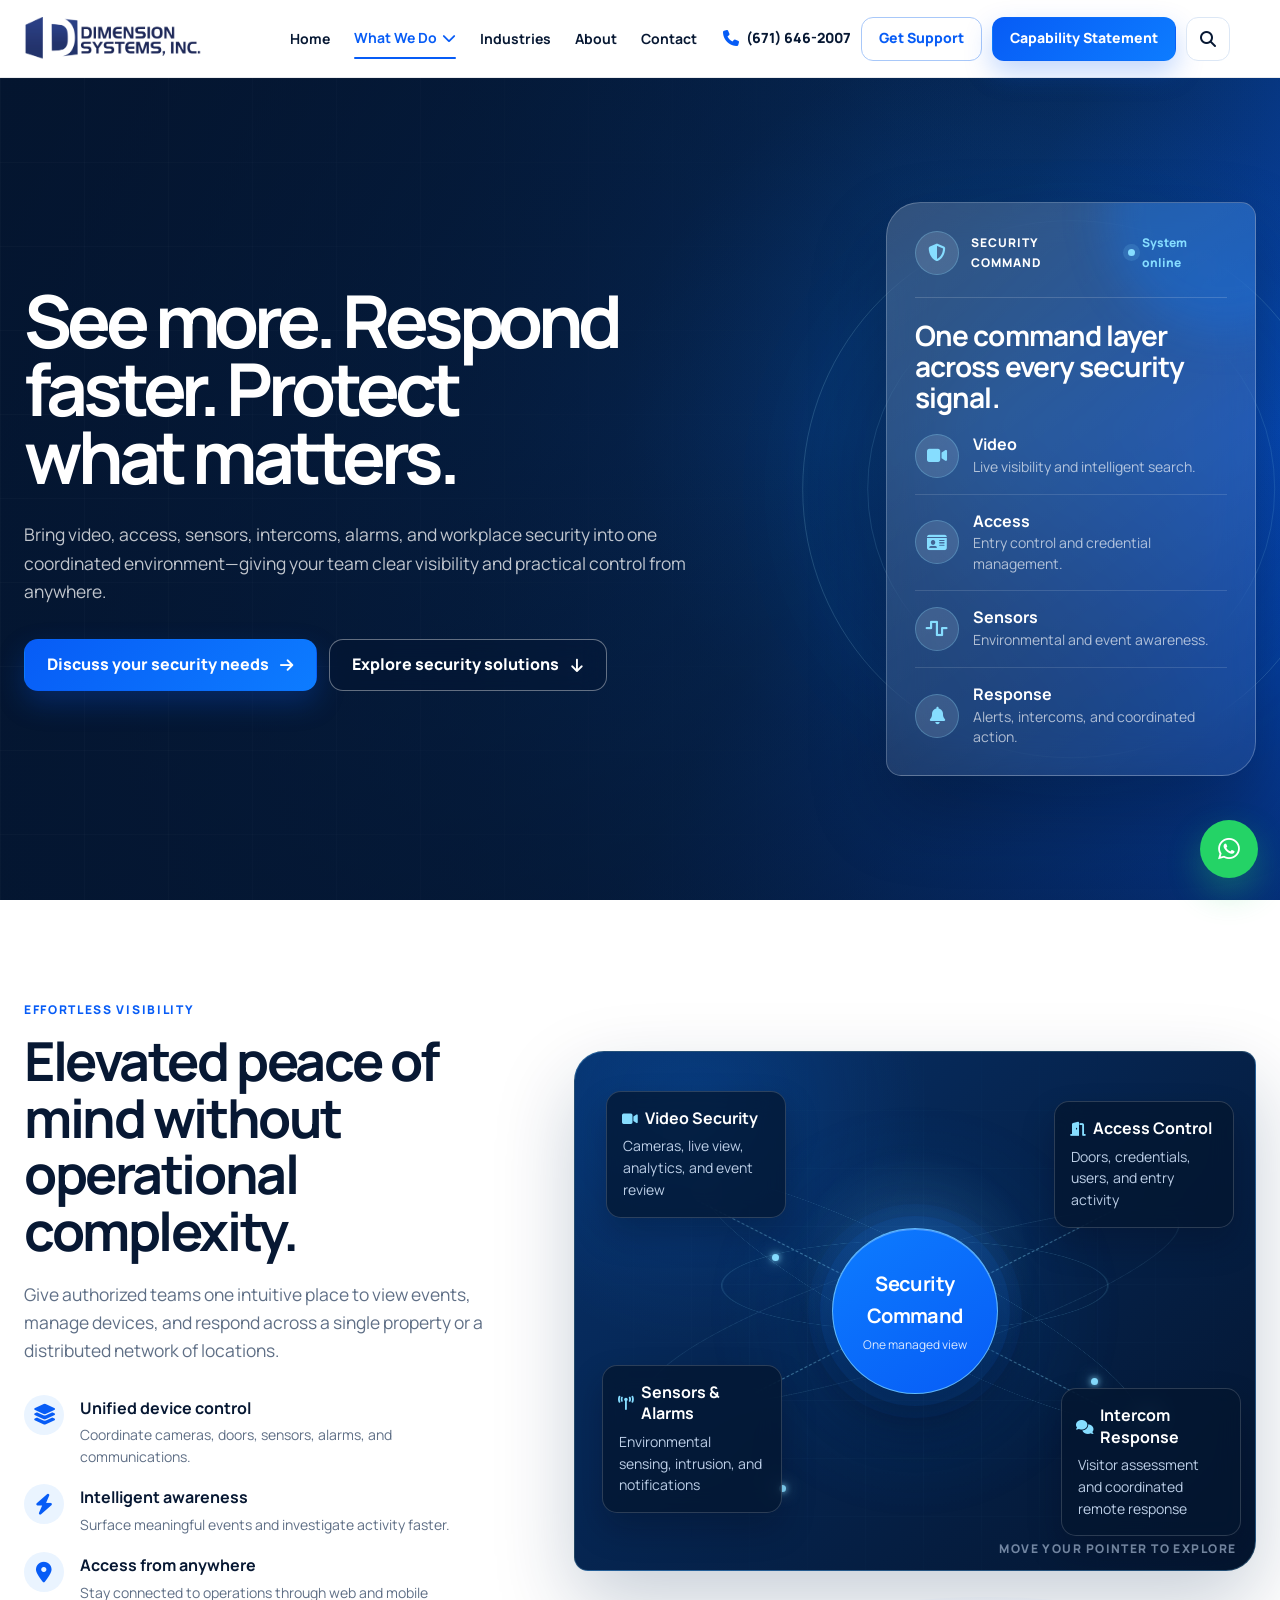
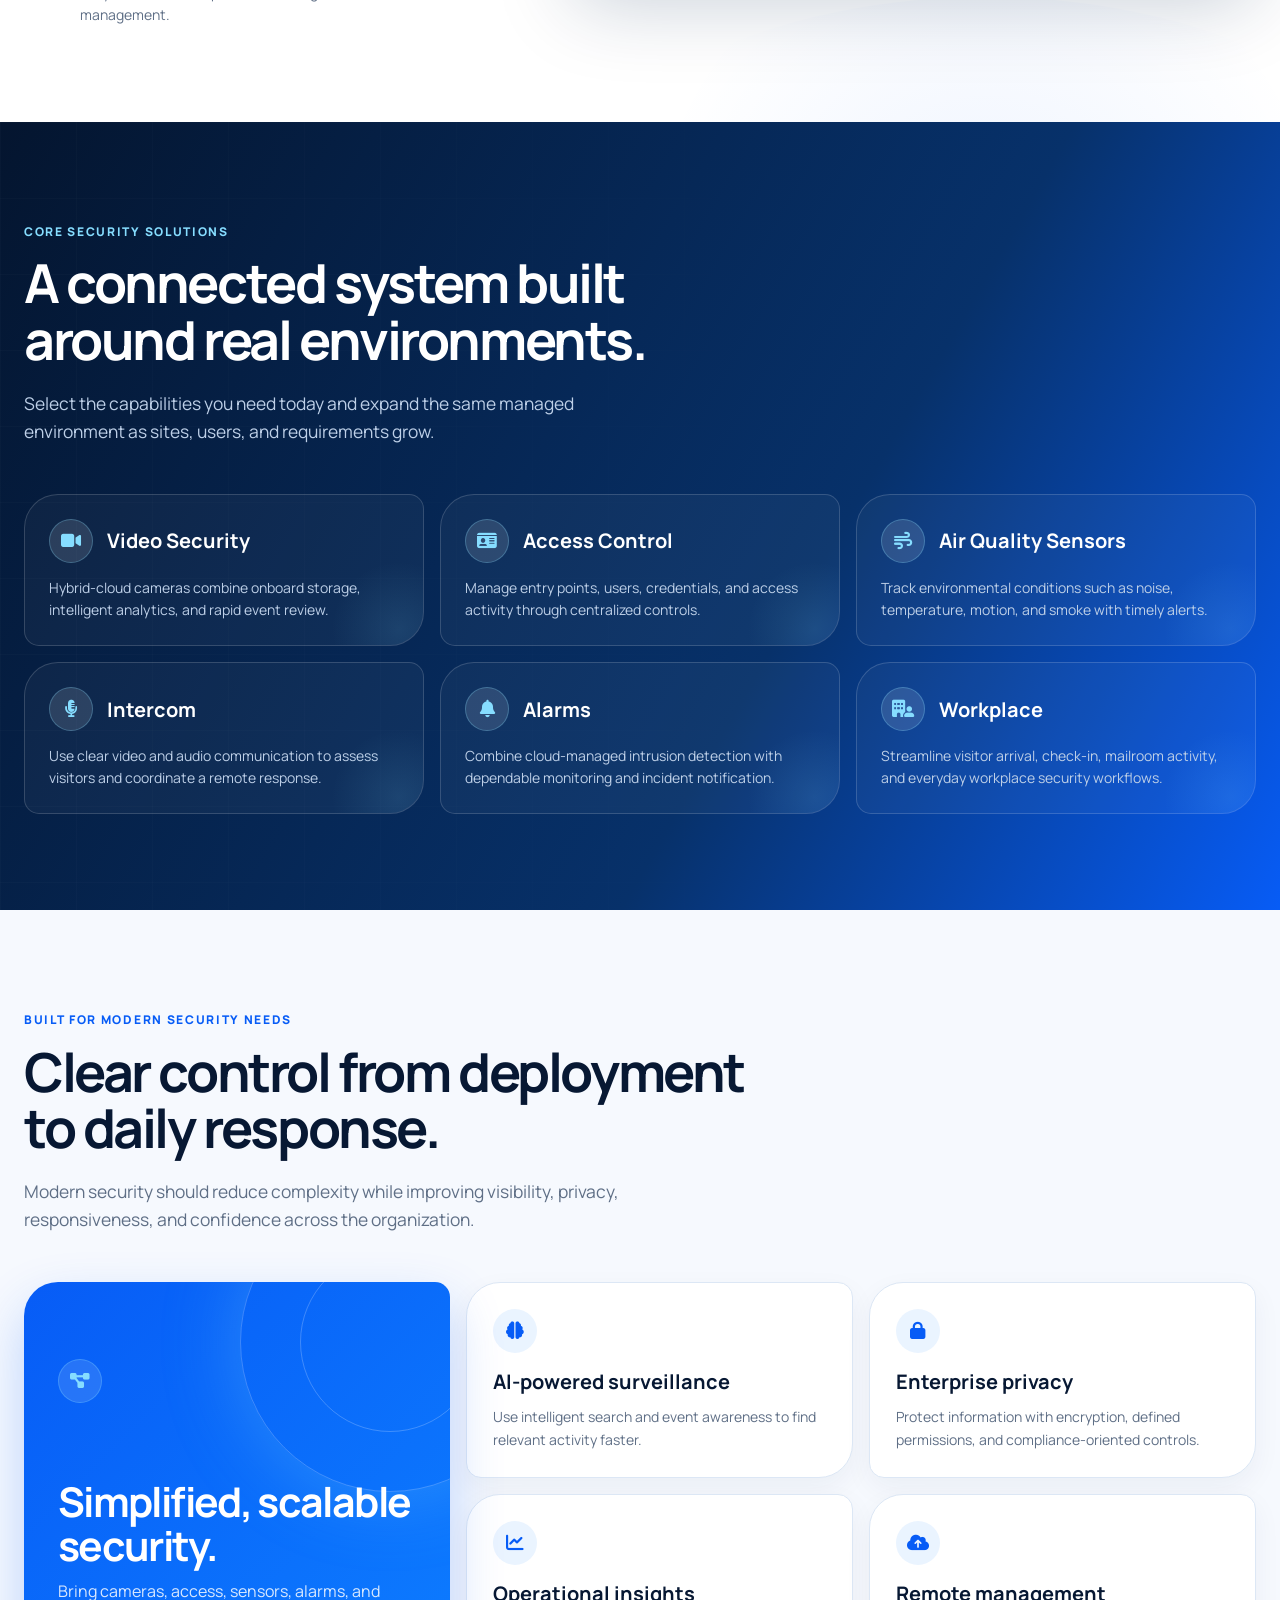
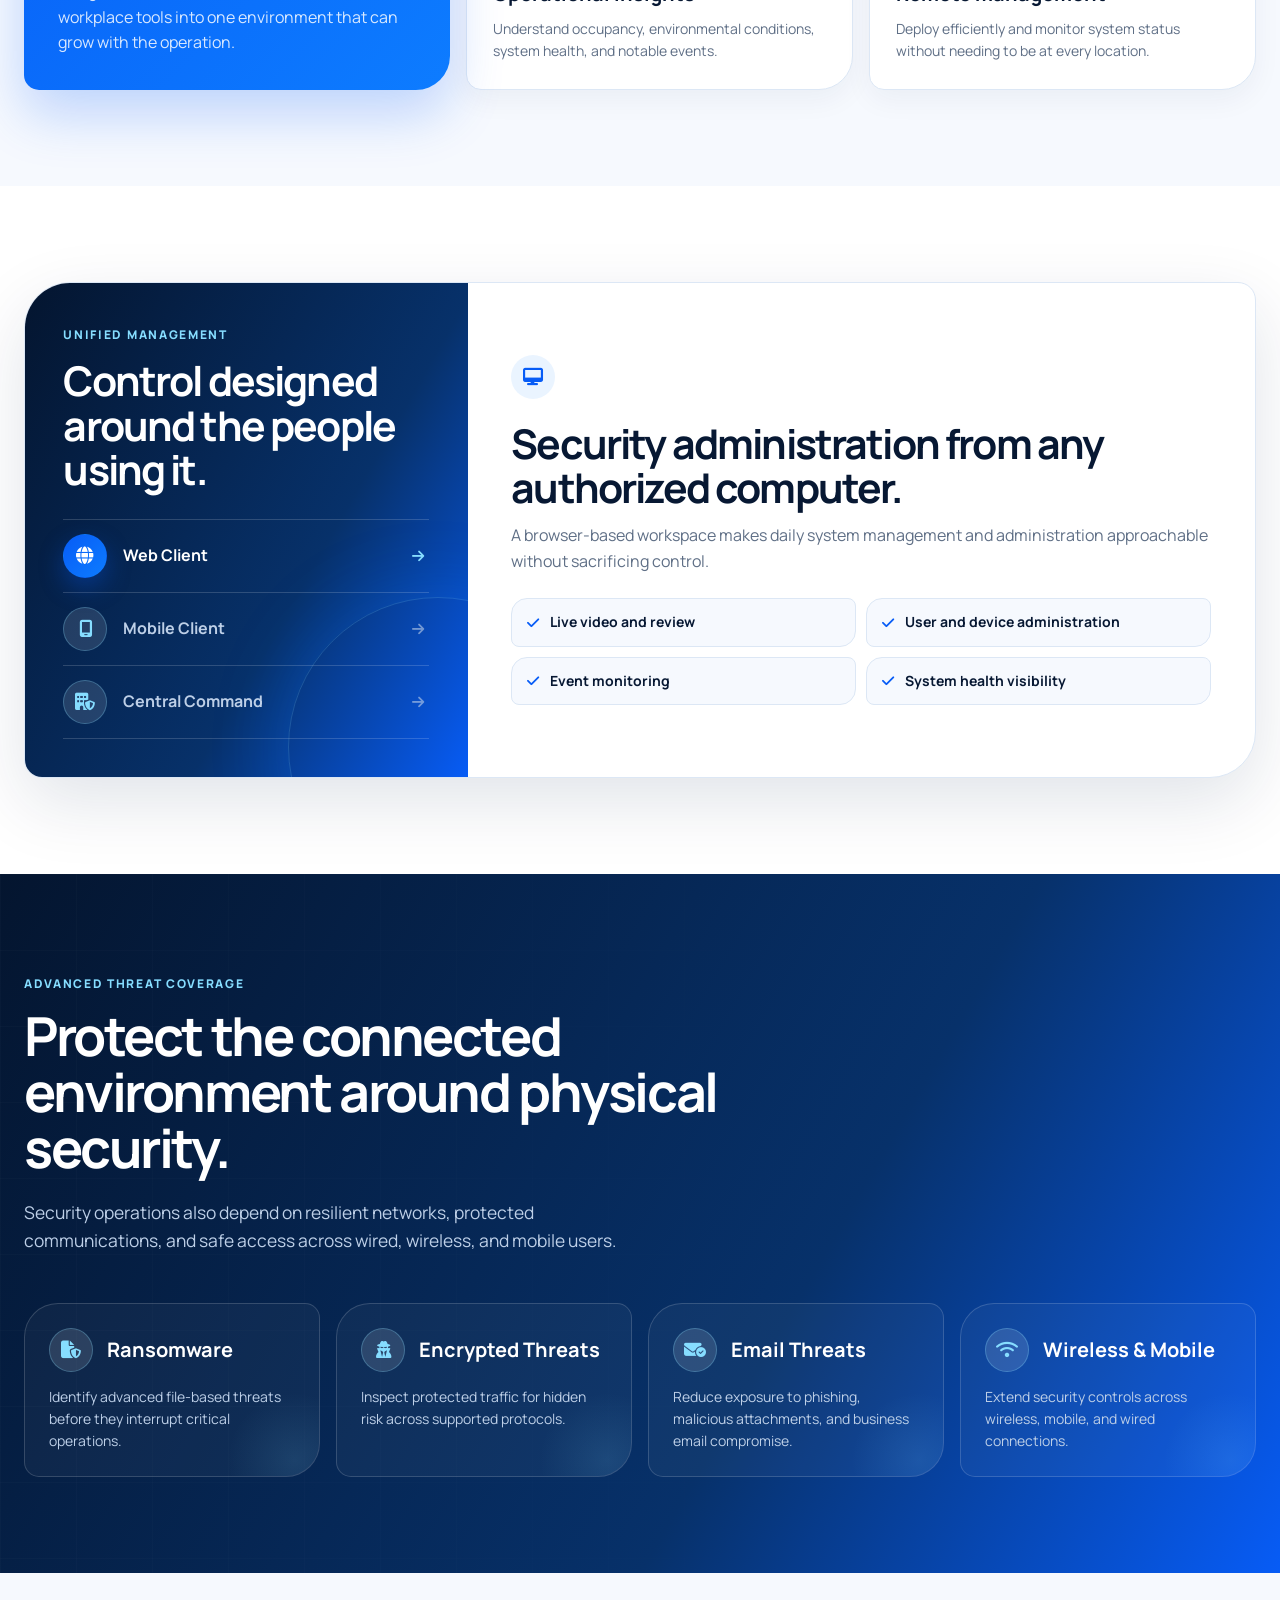
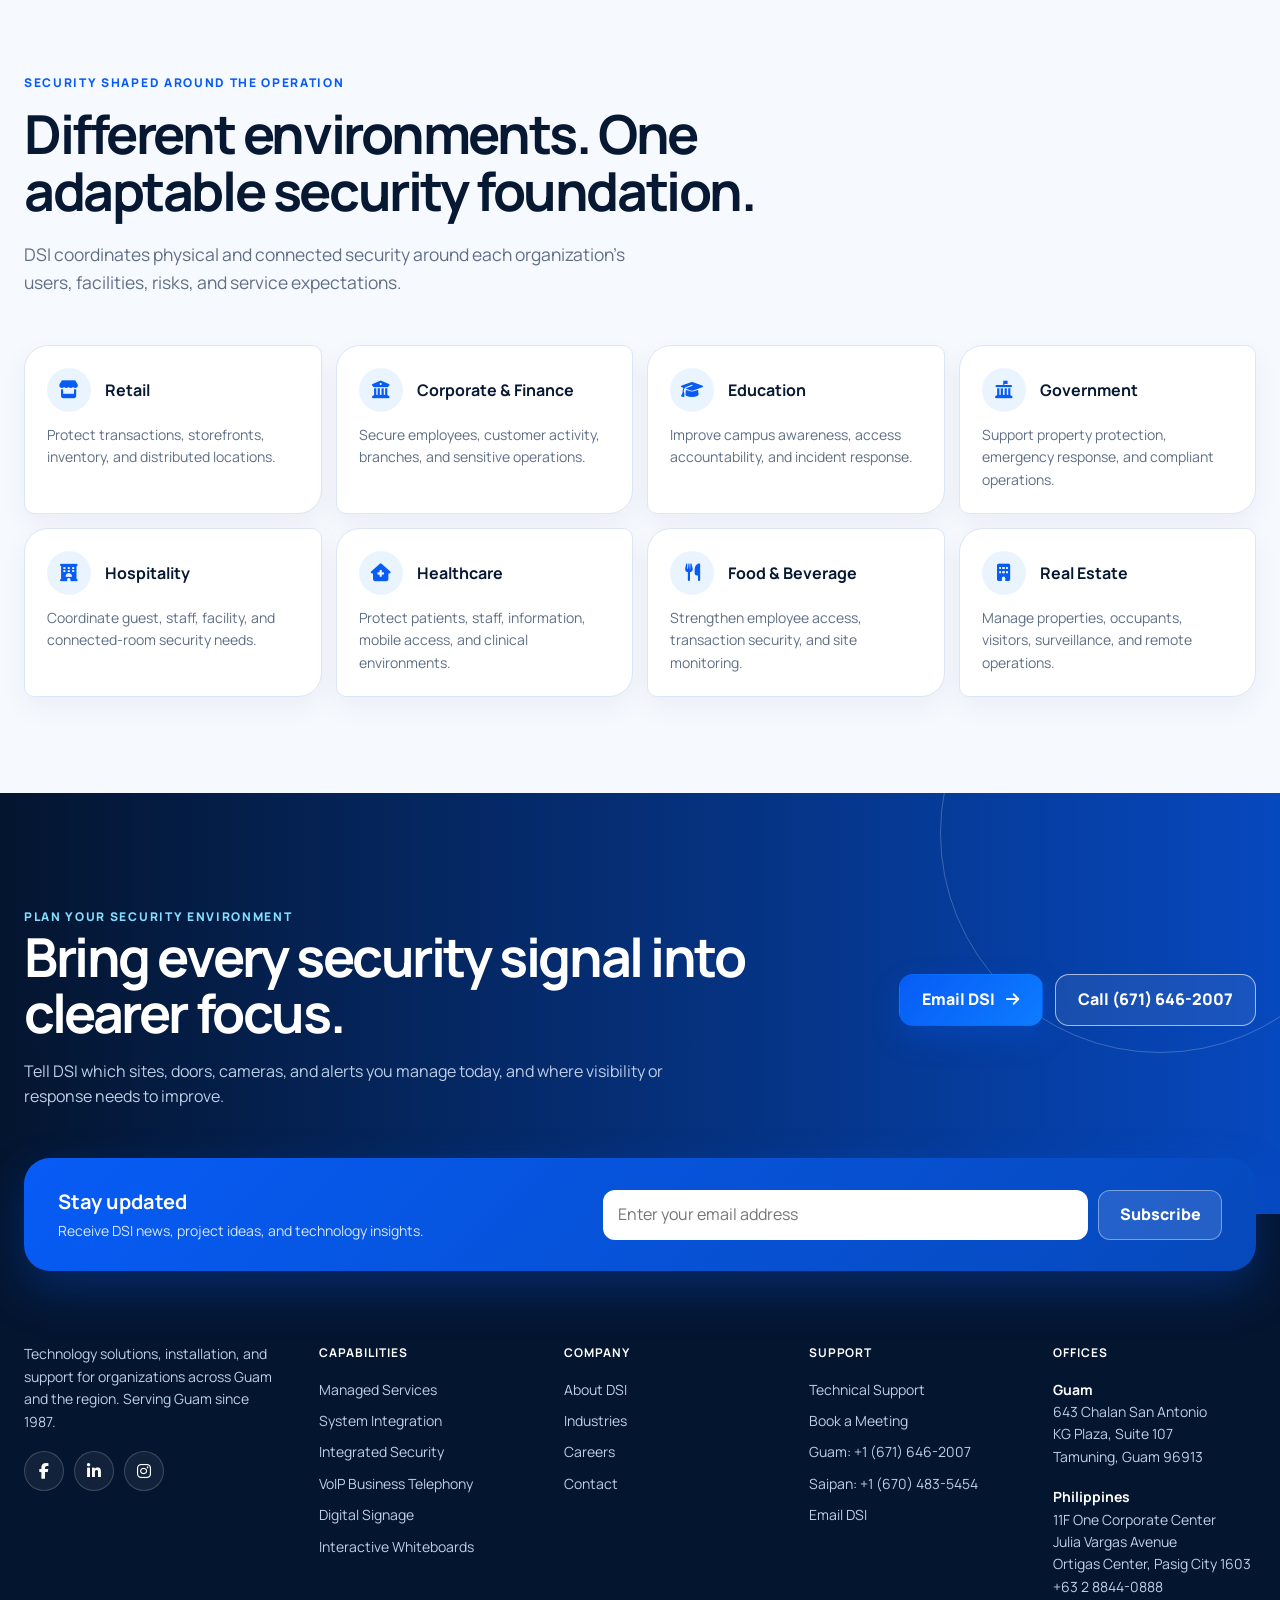
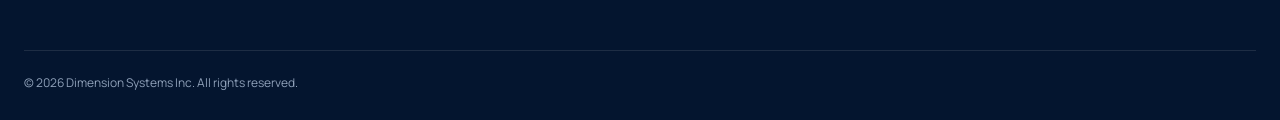
<file: integrated-security-systems.html>
<!doctype html>
<html lang="en">
  <head>
    <meta charset="utf-8" />
    <meta name="viewport" content="width=device-width, initial-scale=1" />
    <meta
      name="description"
      content="DSI Integrated Security Systems connect video security, access control, sensors, intercoms, alarms, and workplace security into one managed environment across Guam."
    />
    <title>Integrated Security Systems | Dimension Systems Inc.</title>
    <link rel="preconnect" href="https://fonts.googleapis.com" />
    <link rel="preconnect" href="https://fonts.gstatic.com" crossorigin />
    <link
      href="https://fonts.googleapis.com/css2?family=Manrope:wght@400;500;600;700;800&display=swap"
      rel="stylesheet"
    />
    <link
      rel="stylesheet"
      href="https://cdnjs.cloudflare.com/ajax/libs/font-awesome/6.7.2/css/all.min.css"
      referrerpolicy="no-referrer"
    />
    <link rel="stylesheet" href="css/dsi-site.css" />
    <style>
      /* =========================================================
         INTEGRATED SECURITY — page-only components
         Hero, headings, dark cards, positioning map, CTA and footer
         come from css/dsi-site.css. Values below use shared tokens.
         ========================================================= */

      /* Hero: no photo, shared dark gradient with a soft blue light */
      .page-hero--plain {
        background:
          radial-gradient(
            circle at 78% 42%,
            rgba(13, 124, 255, 0.28),
            transparent 34%
          ),
          var(--dsi-gradient-dark);
      }

      /* Dark sections (shared gradient + faint grid, as System Integration) */
      .capability-section {
        position: relative;
        overflow: hidden;
        background: var(--dsi-gradient-dark);
      }
      .capability-section::before {
        content: "";
        position: absolute;
        inset: 0;
        opacity: 0.1;
        background-image:
          linear-gradient(rgba(255, 255, 255, 0.18) 1px, transparent 1px),
          linear-gradient(90deg, rgba(255, 255, 255, 0.18) 1px, transparent 1px);
        background-size: 76px 76px;
        mask-image: linear-gradient(90deg, #000, transparent 70%);
        pointer-events: none;
      }
      .capability-section .container {
        position: relative;
      }
      .capability-section .solution-card p {
        margin-bottom: 0;
      }
      .threat-grid {
        display: grid;
        grid-template-columns: repeat(4, minmax(0, 1fr));
        gap: 16px;
      }

      /* Benefits: gradient feature card + four light cards ---------- */
      .benefit-grid {
        display: grid;
        grid-template-columns: minmax(0, 1.1fr) repeat(2, minmax(0, 1fr));
        gap: 16px;
      }
      .benefit-card {
        display: grid;
        align-content: start;
        gap: 12px;
        padding: 26px;
        border: 1px solid var(--dsi-line);
        border-radius: 34px 15px 34px 15px;
        background: #fff;
        box-shadow: 0 10px 28px rgba(7, 35, 76, 0.05);
        transition:
          transform 0.25s ease,
          box-shadow 0.25s ease,
          border-color 0.25s ease;
      }
      .benefit-card:hover {
        border-color: #a8c8f9;
        box-shadow: var(--dsi-shadow-soft);
        transform: translateY(-5px);
      }
      .benefit-card h3 {
        margin: 4px 0 0;
        font-size: var(--fs-title-sm);
        line-height: 1.25;
      }
      .benefit-card p {
        margin: 0;
        color: var(--dsi-muted);
        font-size: var(--fs-sm);
      }
      .benefit-card--feature {
        position: relative;
        overflow: hidden;
        grid-row: span 2;
        align-content: end;
        min-height: 100%;
        padding: 34px;
        border: 0;
        color: #fff;
        background: var(--dsi-gradient-primary);
        box-shadow: 0 24px 54px rgba(7, 92, 246, 0.24);
      }
      .benefit-card--feature::before,
      .benefit-card--feature::after {
        content: "";
        position: absolute;
        border: 1px solid rgba(255, 255, 255, 0.22);
        border-radius: 50%;
        pointer-events: none;
      }
      .benefit-card--feature::before {
        top: -90px;
        right: -90px;
        width: 300px;
        height: 300px;
        box-shadow: 0 0 80px rgba(134, 221, 255, 0.28);
      }
      .benefit-card--feature::after {
        top: -30px;
        right: -30px;
        width: 180px;
        height: 180px;
      }
      .benefit-card--feature > * {
        position: relative;
        z-index: 1;
      }
      .benefit-card--feature .icon-circle {
        margin-bottom: auto;
      }
      .benefit-card--feature h3 {
        margin-top: 64px;
        color: #fff;
        font-size: var(--fs-h3);
        line-height: 1.08;
        letter-spacing: -0.04em;
      }
      .benefit-card--feature p {
        color: rgba(255, 255, 255, 0.84);
        font-size: var(--fs-base);
      }
      .benefit-card--feature:hover {
        box-shadow: 0 28px 60px rgba(7, 92, 246, 0.3);
      }

      /* Unified management: dark tab rail + light panel ------------- */
      .management-shell {
        display: grid;
        grid-template-columns: minmax(280px, 0.72fr) minmax(0, 1.28fr);
        overflow: hidden;
        border: 1px solid var(--dsi-line);
        border-radius: 46px 18px 46px 18px;
        background: #fff;
        box-shadow: var(--dsi-shadow);
      }
      .management-nav {
        position: relative;
        overflow: hidden;
        padding: clamp(28px, 3vw, 44px);
        color: #fff;
        background: var(--dsi-gradient-dark);
      }
      .management-nav::after {
        content: "";
        position: absolute;
        right: -120px;
        bottom: -120px;
        width: 300px;
        height: 300px;
        border: 1px solid rgba(134, 221, 255, 0.18);
        border-radius: 50%;
        box-shadow: 0 0 80px rgba(13, 124, 255, 0.24);
        pointer-events: none;
      }
      .management-nav > * {
        position: relative;
        z-index: 1;
      }
      .management-nav .section-head {
        margin-bottom: 28px;
      }
      .management-nav .section-title {
        font-size: var(--fs-h3);
        line-height: 1.08;
      }
      .management-tabs {
        display: grid;
        border-top: 1px solid var(--dsi-on-dark-line);
      }
      .management-tab {
        display: grid;
        grid-template-columns: 44px minmax(0, 1fr) 18px;
        align-items: center;
        gap: 16px;
        padding: 14px 0;
        border: 0;
        border-bottom: 1px solid var(--dsi-on-dark-line);
        color: var(--dsi-on-dark-muted);
        background: transparent;
        font: inherit;
        font-size: var(--fs-base);
        font-weight: 700;
        text-align: left;
        cursor: pointer;
        transition: color 0.2s ease;
      }
      .management-tab > i {
        color: rgba(189, 207, 231, 0.6);
        font-size: var(--fs-sm);
        transition:
          color 0.2s ease,
          transform 0.2s ease;
      }
      .management-tab:hover {
        color: #fff;
      }
      .management-tab:hover > i {
        transform: translateX(3px);
      }
      .management-tab.is-active {
        color: #fff;
      }
      .management-tab.is-active .icon-circle {
        color: #fff;
        background: var(--dsi-gradient-primary);
        border-color: transparent;
        box-shadow: 0 10px 24px rgba(7, 92, 246, 0.34);
      }
      .management-tab.is-active > i {
        color: var(--dsi-on-dark-accent);
      }
      .management-content {
        display: grid;
        align-items: center;
        padding: clamp(28px, 3.4vw, 52px);
      }
      .management-panel {
        display: none;
      }
      .management-panel.is-active {
        display: grid;
        gap: 14px;
        animation: panelIn 0.35s ease;
      }
      @keyframes panelIn {
        from {
          opacity: 0;
          transform: translateY(8px);
        }
        to {
          opacity: 1;
          transform: none;
        }
      }
      .management-panel h3 {
        margin: 8px 0 0;
        font-size: var(--fs-h3);
        line-height: 1.08;
        letter-spacing: -0.045em;
      }
      .management-panel p {
        margin: 0;
        color: var(--dsi-muted);
      }
      .management-features {
        display: grid;
        grid-template-columns: repeat(2, minmax(0, 1fr));
        gap: 10px;
        margin-top: 10px;
      }
      .management-feature {
        display: flex;
        align-items: center;
        gap: 10px;
        padding: 12px 14px;
        border: 1px solid var(--dsi-line);
        border-radius: 16px 8px 16px 8px;
        background: var(--dsi-soft);
        font-size: var(--fs-sm);
        font-weight: 700;
      }
      .management-feature i {
        color: var(--dsi-blue);
      }

      /* Industries served: light sector cards ---------------------- */
      .sector-grid {
        display: grid;
        grid-template-columns: repeat(4, minmax(0, 1fr));
        gap: 14px;
      }
      .sector-card {
        display: grid;
        align-content: start;
        gap: 12px;
        padding: 22px;
        border: 1px solid var(--dsi-line);
        border-radius: 24px 10px 24px 10px;
        background: #fff;
        box-shadow: 0 10px 28px rgba(7, 35, 76, 0.05);
        transition:
          transform 0.25s ease,
          box-shadow 0.25s ease,
          border-color 0.25s ease;
      }
      .sector-card:hover {
        border-color: #a8c8f9;
        box-shadow: var(--dsi-shadow-soft);
        transform: translateY(-5px);
      }
      .sector-card__head {
        display: flex;
        align-items: center;
        gap: 14px;
      }
      .sector-card h3 {
        margin: 0;
        font-size: var(--fs-base);
        line-height: 1.3;
      }
      .sector-card p {
        margin: 0;
        color: var(--dsi-muted);
        font-size: var(--fs-sm);
      }

      /* Responsive (shared breakpoints) ---------------------------- */
      @media (max-width: 1180px) {
        .threat-grid,
        .sector-grid {
          grid-template-columns: repeat(2, minmax(0, 1fr));
        }
        .benefit-grid {
          grid-template-columns: repeat(2, minmax(0, 1fr));
        }
        .benefit-card--feature {
          grid-column: 1 / -1;
          grid-row: auto;
        }
        .benefit-card--feature h3 {
          margin-top: 40px;
        }
        .management-shell {
          grid-template-columns: 1fr;
        }
        .management-tabs {
          grid-template-columns: repeat(3, minmax(0, 1fr));
          gap: 10px;
          border-top: 0;
        }
        .management-tab {
          grid-template-columns: 44px minmax(0, 1fr);
          padding: 10px 12px;
          border: 1px solid var(--dsi-on-dark-line);
          border-radius: 18px 8px 18px 8px;
        }
        .management-tab > i {
          display: none;
        }
        .management-tab.is-active {
          border-color: rgba(134, 221, 255, 0.5);
          background: rgba(255, 255, 255, 0.06);
        }
      }

      @media (max-width: 640px) {
        /* dark cards: tighter on phones */
        .capability-section .solutions-grid {
          gap: 10px;
        }
        .capability-section .solution-card {
          padding: 16px 18px;
          border-radius: 24px 10px 24px 10px;
        }
        .capability-section .solution-card__heading {
          margin-bottom: 8px;
        }
        .threat-grid {
          grid-template-columns: repeat(2, minmax(0, 1fr));
          gap: 10px;
        }
        .threat-grid .solution-card {
          padding: 16px 14px;
        }
        .threat-grid .solution-card__heading {
          flex-direction: column;
          align-items: flex-start;
          gap: 10px;
        }
        .threat-grid .solution-card h3 {
          font-size: var(--fs-base);
        }

        /* benefits: feature card + compact list */
        .benefit-grid {
          grid-template-columns: 1fr;
          gap: 0;
        }
        .benefit-card--feature {
          margin-bottom: 12px;
          padding: 26px 22px;
          border-radius: 30px 12px 30px 12px;
        }
        .benefit-card--feature h3 {
          margin-top: 28px;
        }
        .benefit-card:not(.benefit-card--feature) {
          grid-template-columns: 44px minmax(0, 1fr);
          column-gap: 14px;
          row-gap: 4px;
          padding: 16px 0;
          border: 0;
          border-bottom: 1px solid var(--dsi-line);
          border-radius: 0;
          background: transparent;
          box-shadow: none;
        }
        .benefit-card:not(.benefit-card--feature) .icon-circle {
          grid-row: span 2;
        }
        .benefit-card:not(.benefit-card--feature) h3 {
          margin: 2px 0 0;
          font-size: var(--fs-base);
        }
        .benefit-card:not(.benefit-card--feature):hover {
          box-shadow: none;
          transform: none;
        }

        /* management: icon-only tab row */
        .management-shell {
          border-radius: 30px 12px 30px 12px;
        }
        .management-nav {
          padding: 26px 22px;
        }
        .management-tabs {
          gap: 8px;
        }
        .management-tab {
          display: flex;
          flex-direction: column;
          justify-content: center;
          gap: 6px;
          padding: 10px 6px;
          font-size: var(--fs-xs);
          text-align: center;
        }
        .management-content {
          padding: 24px 22px;
        }
        .management-features {
          grid-template-columns: 1fr;
          gap: 8px;
        }

        /* sectors: two compact columns */
        .sector-grid {
          gap: 10px;
        }
        .sector-card {
          gap: 8px;
          padding: 16px 14px;
        }
        .sector-card__head {
          flex-direction: column;
          align-items: flex-start;
          gap: 10px;
        }
      }
    </style>
  </head>
  <body>
    <a class="skip-link" href="#main-content">Skip to main content</a>
    <header class="site-header" aria-label="Main navigation">
      <div class="container header-inner">
        <a
          class="brand"
          href="index.html"
          aria-label="Dimension Systems Inc. home"
        >
          <img
            src="./image/dsi-logo-3600.png"
            alt="Dimension Systems Inc."
            class="brand-logo"
            loading="eager"
            decoding="async"
          />
        </a>

        <nav class="desktop-nav" aria-label="Desktop navigation">
          <ul>
            <li><a href="index.html">Home</a></li>

            <li class="nav-dropdown is-current">
              <button type="button" aria-haspopup="true">
                What We Do
                <i class="fa-solid fa-chevron-down" aria-hidden="true"></i>
              </button>
              <div class="nav-dropdown-menu">
                <a href="managed-services.html">Managed Services</a>
                <a href="system-integration.html">System Integration</a>
                <a aria-current="page" href="integrated-security-systems.html"
                  >Integrated Security Systems</a
                >
                <a href="voip-business-telephony.html"
                  >VoIP Business Telephony</a
                >
                <a href="digital-signage.html">Digital Signage</a>
                <a href="whiteboard-solutions.html">Interactive Whiteboards</a>
              </div>
            </li>
            <li>
              <a href="industries.html">Industries</a>
            </li>
            <li><a href="about.html">About</a></li>
            <li><a href="index.html#contact">Contact</a></li>
          </ul>
        </nav>

        <div class="desktop-actions">
          <a class="header-phone" href="tel:+16716462007"
            ><i class="fa-solid fa-phone" aria-hidden="true"></i> (671)
            646-2007</a
          >
          <a class="btn btn--outline" href="support.html">Get Support</a>
          <button
            class="btn btn--primary"
            type="button"
            data-open-modal="consultation"
          >
            Capability Statement
          </button>
          <div class="nav-search">
            <button
              class="nav-search-toggle"
              type="button"
              aria-label="Open search"
              aria-expanded="false"
              aria-controls="desktop-search-form"
            >
              <i class="fa-solid fa-magnifying-glass" aria-hidden="true"></i>
            </button>
            <form
              class="nav-search-form"
              id="desktop-search-form"
              role="search"
              action="support.html"
              method="get"
            >
              <input
                type="search"
                name="s"
                aria-label="Search Dimension Systems"
                placeholder="Search our website"
                autocomplete="off"
                required
              />
              <button
                class="nav-search-submit"
                type="submit"
                aria-label="Search"
              >
                <i class="fa-solid fa-magnifying-glass" aria-hidden="true"></i>
              </button>
            </form>
          </div>
        </div>

        <div class="header-actions">
          <button
            class="nav-toggle"
            type="button"
            aria-label="Open menu"
            aria-expanded="false"
            aria-controls="mobile-menu"
          >
            <i class="fa-solid fa-bars" aria-hidden="true"></i>
          </button>
        </div>
      </div>

      <nav class="mobile-nav" id="mobile-menu" aria-label="Mobile navigation">
        <a href="index.html">Home</a>

        <a href="index.html#solutions">What We Do</a>
        <div class="mobile-sub">
          <a href="managed-services.html">Managed Services</a>
          <a href="system-integration.html">System Integration</a>
          <a aria-current="page" href="integrated-security-systems.html"
            >Integrated Security</a
          >
          <a href="voip-business-telephony.html"> VoIP Telephony</a>
          <a href="digital-signage.html"> Digital Signage</a>
          <a href="whiteboard-solutions.html">Interactive Whiteboards</a>
        </div>
        <a href="industries.html">Industries</a>
        <a href="about.html">About</a>
        <a href="index.html#contact">Contact</a>
        <div class="mobile-nav-actions">
          <a class="btn btn--outline" href="tel:+16716462007">Call DSI</a>
          <a class="btn btn--outline" href="support.html">Get Support</a>
          <button
            class="btn btn--primary"
            type="button"
            data-open-modal="consultation"
          >
            Capability Statement
          </button>
        </div>
        <form
          class="mobile-search-form"
          role="search"
          action="support.html"
          method="get"
        >
          <input
            type="search"
            name="s"
            aria-label="Search Dimension Systems"
            placeholder="Search our website"
            autocomplete="off"
            required
          />
          <button class="nav-search-submit" type="submit">
            <i class="fa-solid fa-magnifying-glass" aria-hidden="true"></i>
            Search
          </button>
        </form>
      </nav>
    </header>
    <main id="main-content">
      <section class="page-hero page-hero--plain section--dark" id="top">
        <div class="page-hero__media" aria-hidden="true"></div>
        <div class="container page-hero__inner">
          <div class="page-hero__copy">
            <h1>See more. Respond faster. Protect what matters.</h1>
            <p class="page-hero__lead">
              Bring video, access, sensors, intercoms, alarms, and workplace
              security into one coordinated environment—giving your team clear
              visibility and practical control from anywhere.
            </p>
            <div class="page-hero__actions">
              <a
                class="btn btn--primary"
                href="mailto:info@dimensionsystems.com?subject=Integrated%20Security%20Consultation"
                >Discuss your security needs
                <i class="fa-solid fa-arrow-right" aria-hidden="true"></i
              ></a>
              <a class="btn btn--glass" href="#core-solutions"
                >Explore security solutions
                <i class="fa-solid fa-arrow-down" aria-hidden="true"></i
              ></a>
            </div>
          </div>

          <div class="page-hero__panel-wrap" data-page-hero-panel>
            <div class="page-hero__glow" aria-hidden="true"></div>
            <aside
              class="page-hero__panel"
              aria-label="Unified security command overview"
            >
              <div class="page-hero__panel-head">
                <span class="page-hero__panel-title">
                  <span class="icon-circle icon-circle--dark" aria-hidden="true"
                    ><i class="fa-solid fa-shield-halved"></i
                  ></span>
                  Security command
                </span>
                <span class="page-hero__status">System online</span>
              </div>
              <div class="page-hero__panel-copy">
                <h2>One command layer across every security signal.</h2>
              </div>
              <div class="page-hero__point">
                <span class="icon-circle icon-circle--dark" aria-hidden="true"
                  ><i class="fa-solid fa-video"></i
                ></span>
                <div>
                  <strong>Video</strong
                  ><span>Live visibility and intelligent search.</span>
                </div>
              </div>
              <div class="page-hero__point">
                <span class="icon-circle icon-circle--dark" aria-hidden="true"
                  ><i class="fa-solid fa-id-card"></i
                ></span>
                <div>
                  <strong>Access</strong
                  ><span>Entry control and credential management.</span>
                </div>
              </div>
              <div class="page-hero__point">
                <span class="icon-circle icon-circle--dark" aria-hidden="true"
                  ><i class="fa-solid fa-wave-square"></i
                ></span>
                <div>
                  <strong>Sensors</strong
                  ><span>Environmental and event awareness.</span>
                </div>
              </div>
              <div class="page-hero__point">
                <span class="icon-circle icon-circle--dark" aria-hidden="true"
                  ><i class="fa-solid fa-bell"></i
                ></span>
                <div>
                  <strong>Response</strong
                  ><span>Alerts, intercoms, and coordinated action.</span>
                </div>
              </div>
            </aside>
          </div>
        </div>
      </section>

      <section class="positioning-section" id="visibility">
        <div class="container positioning-layout">
          <div class="positioning-copy">
            <p class="section-kicker">Effortless visibility</p>
            <h2 class="section-title">
              Elevated peace of mind without operational complexity.
            </h2>
            <p class="section-copy">
              Give authorized teams one intuitive place to view events, manage
              devices, and respond across a single property or a distributed
              network of locations.
            </p>

            <div class="positioning-points">
              <div class="positioning-point">
                <span class="positioning-point__icon" aria-hidden="true">
                  <i class="fa-solid fa-layer-group"></i>
                </span>
                <div>
                  <strong>Unified device control</strong>
                  <small
                    >Coordinate cameras, doors, sensors, alarms, and
                    communications.</small
                  >
                </div>
              </div>
              <div class="positioning-point">
                <span class="positioning-point__icon" aria-hidden="true">
                  <i class="fa-solid fa-bolt"></i>
                </span>
                <div>
                  <strong>Intelligent awareness</strong>
                  <small
                    >Surface meaningful events and investigate activity
                    faster.</small
                  >
                </div>
              </div>
              <div class="positioning-point">
                <span class="positioning-point__icon" aria-hidden="true">
                  <i class="fa-solid fa-location-dot"></i>
                </span>
                <div>
                  <strong>Access from anywhere</strong>
                  <small
                    >Stay connected to operations through web and mobile
                    management.</small
                  >
                </div>
              </div>
            </div>
          </div>

          <div class="positioning-scene" data-positioning-scene>
            <div class="positioning-stage" data-positioning-stage>
              <div class="positioning-plane" aria-hidden="true"></div>
              <div
                class="positioning-orbit positioning-orbit--one"
                aria-hidden="true"
              ></div>
              <div
                class="positioning-orbit positioning-orbit--two"
                aria-hidden="true"
              ></div>
              <div
                class="positioning-orbit positioning-orbit--three"
                aria-hidden="true"
              ></div>
              <div
                class="positioning-connector positioning-connector--one"
                aria-hidden="true"
              ></div>
              <div
                class="positioning-connector positioning-connector--two"
                aria-hidden="true"
              ></div>
              <div
                class="positioning-connector positioning-connector--three"
                aria-hidden="true"
              ></div>
              <div
                class="positioning-connector positioning-connector--four"
                aria-hidden="true"
              ></div>

              <div class="positioning-core">
                <div>
                  <strong>Security Command</strong>
                  <span>One managed view</span>
                </div>
              </div>

              <article class="positioning-node positioning-node--partners">
                <strong class="positioning-node__title">
                  <i class="fa-solid fa-video" aria-hidden="true"></i>
                  Video Security
                </strong>
                <p>Cameras, live view, analytics, and event review</p>
              </article>
              <article class="positioning-node positioning-node--clients">
                <strong class="positioning-node__title">
                  <i class="fa-solid fa-door-open" aria-hidden="true"></i>
                  Access Control
                </strong>
                <p>Doors, credentials, users, and entry activity</p>
              </article>
              <article class="positioning-node positioning-node--contractors">
                <strong class="positioning-node__title">
                  <i class="fa-solid fa-tower-broadcast" aria-hidden="true"></i>
                  Sensors &amp; Alarms
                </strong>
                <p>Environmental sensing, intrusion, and notifications</p>
              </article>
              <article class="positioning-node positioning-node--support">
                <strong class="positioning-node__title">
                  <i class="fa-solid fa-comments" aria-hidden="true"></i>
                  Intercom Response
                </strong>
                <p>Visitor assessment and coordinated remote response</p>
              </article>

              <span
                class="positioning-spark positioning-spark--one"
                aria-hidden="true"
              ></span>
              <span
                class="positioning-spark positioning-spark--two"
                aria-hidden="true"
              ></span>
              <span
                class="positioning-spark positioning-spark--three"
                aria-hidden="true"
              ></span>
              <span
                class="positioning-spark positioning-spark--four"
                aria-hidden="true"
              ></span>
              <p class="positioning-hint">Move your pointer to explore</p>
            </div>
          </div>
        </div>
      </section>

      <section
        class="section section--dark capability-section"
        id="core-solutions"
      >
        <div class="container">
          <div class="section-head">
            <p class="section-kicker">Core security solutions</p>
            <h2 class="section-title">
              A connected system built around real environments.
            </h2>
            <p class="section-copy">
              Select the capabilities you need today and expand the same managed
              environment as sites, users, and requirements grow.
            </p>
          </div>
          <div class="solutions-grid">
            <article class="solution-card">
              <div class="solution-card__heading">
                <span class="icon-circle icon-circle--dark" aria-hidden="true"
                  ><i class="fa-solid fa-video"></i
                ></span>
                <h3>Video Security</h3>
              </div>
              <p>
                Hybrid-cloud cameras combine onboard storage, intelligent
                analytics, and rapid event review.
              </p>
            </article>
            <article class="solution-card">
              <div class="solution-card__heading">
                <span class="icon-circle icon-circle--dark" aria-hidden="true"
                  ><i class="fa-solid fa-id-card"></i
                ></span>
                <h3>Access Control</h3>
              </div>
              <p>
                Manage entry points, users, credentials, and access activity
                through centralized controls.
              </p>
            </article>
            <article class="solution-card">
              <div class="solution-card__heading">
                <span class="icon-circle icon-circle--dark" aria-hidden="true"
                  ><i class="fa-solid fa-wind"></i
                ></span>
                <h3>Air Quality Sensors</h3>
              </div>
              <p>
                Track environmental conditions such as noise, temperature,
                motion, and smoke with timely alerts.
              </p>
            </article>
            <article class="solution-card">
              <div class="solution-card__heading">
                <span class="icon-circle icon-circle--dark" aria-hidden="true"
                  ><i class="fa-solid fa-microphone-lines"></i
                ></span>
                <h3>Intercom</h3>
              </div>
              <p>
                Use clear video and audio communication to assess visitors and
                coordinate a remote response.
              </p>
            </article>
            <article class="solution-card">
              <div class="solution-card__heading">
                <span class="icon-circle icon-circle--dark" aria-hidden="true"
                  ><i class="fa-solid fa-bell"></i
                ></span>
                <h3>Alarms</h3>
              </div>
              <p>
                Combine cloud-managed intrusion detection with dependable
                monitoring and incident notification.
              </p>
            </article>
            <article class="solution-card">
              <div class="solution-card__heading">
                <span class="icon-circle icon-circle--dark" aria-hidden="true"
                  ><i class="fa-solid fa-building-user"></i
                ></span>
                <h3>Workplace</h3>
              </div>
              <p>
                Streamline visitor arrival, check-in, mailroom activity, and
                everyday workplace security workflows.
              </p>
            </article>
          </div>
        </div>
      </section>

      <section class="section section--soft" id="benefits">
        <div class="container">
          <div class="section-head">
            <p class="section-kicker">Built for modern security needs</p>
            <h2 class="section-title">
              Clear control from deployment to daily response.
            </h2>
            <p class="section-copy">
              Modern security should reduce complexity while improving
              visibility, privacy, responsiveness, and confidence across the
              organization.
            </p>
          </div>
          <div class="benefit-grid">
            <article class="benefit-card benefit-card--feature">
              <span class="icon-circle icon-circle--dark" aria-hidden="true"
                ><i class="fa-solid fa-diagram-project"></i
              ></span>
              <h3>Simplified, scalable security.</h3>
              <p>
                Bring cameras, access, sensors, alarms, and workplace tools into
                one environment that can grow with the operation.
              </p>
            </article>
            <article class="benefit-card">
              <span class="icon-circle" aria-hidden="true"
                ><i class="fa-solid fa-brain"></i
              ></span>
              <h3>AI-powered surveillance</h3>
              <p>
                Use intelligent search and event awareness to find relevant
                activity faster.
              </p>
            </article>
            <article class="benefit-card">
              <span class="icon-circle" aria-hidden="true"
                ><i class="fa-solid fa-lock"></i
              ></span>
              <h3>Enterprise privacy</h3>
              <p>
                Protect information with encryption, defined permissions, and
                compliance-oriented controls.
              </p>
            </article>
            <article class="benefit-card">
              <span class="icon-circle" aria-hidden="true"
                ><i class="fa-solid fa-chart-line"></i
              ></span>
              <h3>Operational insights</h3>
              <p>
                Understand occupancy, environmental conditions, system health,
                and notable events.
              </p>
            </article>
            <article class="benefit-card">
              <span class="icon-circle" aria-hidden="true"
                ><i class="fa-solid fa-cloud-arrow-up"></i
              ></span>
              <h3>Remote management</h3>
              <p>
                Deploy efficiently and monitor system status without needing to
                be at every location.
              </p>
            </article>
          </div>
        </div>
      </section>

      <section class="section" id="management">
        <div class="container">
          <div class="management-shell">
            <div class="management-nav section--dark">
              <div class="section-head">
                <p class="section-kicker">Unified management</p>
                <h2 class="section-title">
                  Control designed around the people using it.
                </h2>
              </div>
              <div
                class="management-tabs"
                role="tablist"
                aria-label="Security management options"
              >
                <button
                  class="management-tab is-active"
                  type="button"
                  role="tab"
                  aria-selected="true"
                  data-panel="web"
                >
                  <span class="icon-circle icon-circle--dark" aria-hidden="true"
                    ><i class="fa-solid fa-globe"></i></span
                  ><span>Web Client</span
                  ><i class="fa-solid fa-arrow-right" aria-hidden="true"></i>
                </button>
                <button
                  class="management-tab"
                  type="button"
                  role="tab"
                  aria-selected="false"
                  data-panel="mobile"
                >
                  <span class="icon-circle icon-circle--dark" aria-hidden="true"
                    ><i class="fa-solid fa-mobile-screen"></i></span
                  ><span>Mobile Client</span
                  ><i class="fa-solid fa-arrow-right" aria-hidden="true"></i>
                </button>
                <button
                  class="management-tab"
                  type="button"
                  role="tab"
                  aria-selected="false"
                  data-panel="central"
                >
                  <span class="icon-circle icon-circle--dark" aria-hidden="true"
                    ><i class="fa-solid fa-building-shield"></i></span
                  ><span>Central Command</span
                  ><i class="fa-solid fa-arrow-right" aria-hidden="true"></i>
                </button>
              </div>
            </div>
            <div class="management-content">
              <article
                class="management-panel is-active"
                data-panel-content="web"
              >
                <span class="icon-circle" aria-hidden="true"
                  ><i class="fa-solid fa-desktop"></i
                ></span>
                <h3>Security administration from any authorized computer.</h3>
                <p>
                  A browser-based workspace makes daily system management and
                  administration approachable without sacrificing control.
                </p>
                <div class="management-features">
                  <span class="management-feature"
                    ><i class="fa-solid fa-check" aria-hidden="true"></i> Live
                    video and review</span
                  ><span class="management-feature"
                    ><i class="fa-solid fa-check" aria-hidden="true"></i> User
                    and device administration</span
                  ><span class="management-feature"
                    ><i class="fa-solid fa-check" aria-hidden="true"></i> Event
                    monitoring</span
                  ><span class="management-feature"
                    ><i class="fa-solid fa-check" aria-hidden="true"></i> System
                    health visibility</span
                  >
                </div>
              </article>
              <article class="management-panel" data-panel-content="mobile">
                <span class="icon-circle" aria-hidden="true"
                  ><i class="fa-solid fa-mobile-screen-button"></i
                ></span>
                <h3>Security awareness that moves with your team.</h3>
                <p>
                  Authorized managers and staff can view activity, respond to
                  events, and operate supported controls while away from a
                  workstation.
                </p>
                <div class="management-features">
                  <span class="management-feature"
                    ><i class="fa-solid fa-check" aria-hidden="true"></i> Remote
                    event response</span
                  ><span class="management-feature"
                    ><i class="fa-solid fa-check" aria-hidden="true"></i> Mobile
                    video access</span
                  ><span class="management-feature"
                    ><i class="fa-solid fa-check" aria-hidden="true"></i> Door
                    management</span
                  ><span class="management-feature"
                    ><i class="fa-solid fa-check" aria-hidden="true"></i> Timely
                    alerts</span
                  >
                </div>
              </article>
              <article class="management-panel" data-panel-content="central">
                <span class="icon-circle" aria-hidden="true"
                  ><i class="fa-solid fa-network-wired"></i
                ></span>
                <h3>One coordinated view across locations and systems.</h3>
                <p>
                  Centralized management brings video, access control, event
                  monitoring, and compatible peripheral devices into a more
                  consistent operating model.
                </p>
                <div class="management-features">
                  <span class="management-feature"
                    ><i class="fa-solid fa-check" aria-hidden="true"></i>
                    Multi-site control</span
                  ><span class="management-feature"
                    ><i class="fa-solid fa-check" aria-hidden="true"></i>
                    Unified security policy</span
                  ><span class="management-feature"
                    ><i class="fa-solid fa-check" aria-hidden="true"></i>
                    Existing-device integration</span
                  ><span class="management-feature"
                    ><i class="fa-solid fa-check" aria-hidden="true"></i>
                    Scalable administration</span
                  >
                </div>
              </article>
            </div>
          </div>
        </div>
      </section>

      <section class="section section--dark capability-section" id="threats">
        <div class="container">
          <div class="section-head">
            <p class="section-kicker">Advanced threat coverage</p>
            <h2 class="section-title">
              Protect the connected environment around physical security.
            </h2>
            <p class="section-copy">
              Security operations also depend on resilient networks, protected
              communications, and safe access across wired, wireless, and mobile
              users.
            </p>
          </div>
          <div class="threat-grid">
            <article class="solution-card">
              <div class="solution-card__heading">
                <span class="icon-circle icon-circle--dark" aria-hidden="true"
                  ><i class="fa-solid fa-file-shield"></i
                ></span>
                <h3>Ransomware</h3>
              </div>
              <p>
                Identify advanced file-based threats before they interrupt
                critical operations.
              </p>
            </article>
            <article class="solution-card">
              <div class="solution-card__heading">
                <span class="icon-circle icon-circle--dark" aria-hidden="true"
                  ><i class="fa-solid fa-user-secret"></i
                ></span>
                <h3>Encrypted Threats</h3>
              </div>
              <p>
                Inspect protected traffic for hidden risk across supported
                protocols.
              </p>
            </article>
            <article class="solution-card">
              <div class="solution-card__heading">
                <span class="icon-circle icon-circle--dark" aria-hidden="true"
                  ><i class="fa-solid fa-envelope-circle-check"></i
                ></span>
                <h3>Email Threats</h3>
              </div>
              <p>
                Reduce exposure to phishing, malicious attachments, and business
                email compromise.
              </p>
            </article>
            <article class="solution-card">
              <div class="solution-card__heading">
                <span class="icon-circle icon-circle--dark" aria-hidden="true"
                  ><i class="fa-solid fa-wifi"></i
                ></span>
                <h3>Wireless &amp; Mobile</h3>
              </div>
              <p>
                Extend security controls across wireless, mobile, and wired
                connections.
              </p>
            </article>
          </div>
        </div>
      </section>

      <section class="section section--soft" id="sectors">
        <div class="container">
          <div class="section-head">
            <p class="section-kicker">Security shaped around the operation</p>
            <h2 class="section-title">
              Different environments. One adaptable security foundation.
            </h2>
            <p class="section-copy">
              DSI coordinates physical and connected security around each
              organization’s users, facilities, risks, and service expectations.
            </p>
          </div>
          <div class="sector-grid">
            <article class="sector-card">
              <div class="sector-card__head">
                <span class="icon-circle" aria-hidden="true"
                  ><i class="fa-solid fa-store"></i
                ></span>
                <h3>Retail</h3>
              </div>
              <p>
                Protect transactions, storefronts, inventory, and distributed
                locations.
              </p>
            </article>
            <article class="sector-card">
              <div class="sector-card__head">
                <span class="icon-circle" aria-hidden="true"
                  ><i class="fa-solid fa-building-columns"></i
                ></span>
                <h3>Corporate &amp; Finance</h3>
              </div>
              <p>
                Secure employees, customer activity, branches, and sensitive
                operations.
              </p>
            </article>
            <article class="sector-card">
              <div class="sector-card__head">
                <span class="icon-circle" aria-hidden="true"
                  ><i class="fa-solid fa-graduation-cap"></i
                ></span>
                <h3>Education</h3>
              </div>
              <p>
                Improve campus awareness, access accountability, and incident
                response.
              </p>
            </article>
            <article class="sector-card">
              <div class="sector-card__head">
                <span class="icon-circle" aria-hidden="true"
                  ><i class="fa-solid fa-landmark-flag"></i
                ></span>
                <h3>Government</h3>
              </div>
              <p>
                Support property protection, emergency response, and compliant
                operations.
              </p>
            </article>
            <article class="sector-card">
              <div class="sector-card__head">
                <span class="icon-circle" aria-hidden="true"
                  ><i class="fa-solid fa-hotel"></i
                ></span>
                <h3>Hospitality</h3>
              </div>
              <p>
                Coordinate guest, staff, facility, and connected-room security
                needs.
              </p>
            </article>
            <article class="sector-card">
              <div class="sector-card__head">
                <span class="icon-circle" aria-hidden="true"
                  ><i class="fa-solid fa-house-medical"></i
                ></span>
                <h3>Healthcare</h3>
              </div>
              <p>
                Protect patients, staff, information, mobile access, and
                clinical environments.
              </p>
            </article>
            <article class="sector-card">
              <div class="sector-card__head">
                <span class="icon-circle" aria-hidden="true"
                  ><i class="fa-solid fa-utensils"></i
                ></span>
                <h3>Food &amp; Beverage</h3>
              </div>
              <p>
                Strengthen employee access, transaction security, and site
                monitoring.
              </p>
            </article>
            <article class="sector-card">
              <div class="sector-card__head">
                <span class="icon-circle" aria-hidden="true"
                  ><i class="fa-solid fa-building"></i
                ></span>
                <h3>Real Estate</h3>
              </div>
              <p>
                Manage properties, occupants, visitors, surveillance, and remote
                operations.
              </p>
            </article>
          </div>
        </div>
      </section>

      <section class="cta section--dark" id="contact">
        <div class="container cta-inner">
          <div>
            <p class="section-kicker">Plan your security environment</p>
            <h2>Bring every security signal into clearer focus.</h2>
            <p>
              Tell DSI which sites, doors, cameras, and alerts you manage today,
              and where visibility or response needs to improve.
            </p>
          </div>
          <div class="cta-actions">
            <a
              class="btn btn--primary"
              href="mailto:info@dimensionsystems.com?subject=Integrated%20Security%20Consultation"
              >Email DSI
              <i class="fa-solid fa-arrow-right" aria-hidden="true"></i
            ></a>
            <a class="btn btn--outline" href="tel:+16716462007"
              >Call (671) 646-2007</a
            >
          </div>
        </div>
      </section>

      <div class="newsletter">
        <div class="container newsletter-inner">
          <div>
            <strong>Stay updated</strong
            ><span
              >Receive DSI news, project ideas, and technology insights.</span
            >
          </div>
          <form class="newsletter-form" id="newsletter-form">
            <label
              class="sr-only"
              for="newsletter-email"
              style="
                position: absolute;
                width: 1px;
                height: 1px;
                overflow: hidden;
                clip: rect(0, 0, 0, 0);
              "
              >Email address</label
            ><input
              id="newsletter-email"
              type="email"
              placeholder="Enter your email address"
              required
            /><button type="submit">Subscribe</button>
          </form>
        </div>
      </div>
    </main>
    <footer class="site-footer">
      <div class="container">
        <div class="footer-grid">
          <div class="footer-brand">
            <p>
              Technology solutions, installation, and support for organizations
              across Guam and the region. Serving Guam since 1987.
            </p>
            <div class="footer-social">
              <a
                class="icon-button"
                href="https://www.facebook.com/DimensionSystemsInc/"
                target="_blank"
                rel="noopener"
                aria-label="Facebook"
                ><i class="fa-brands fa-facebook-f" aria-hidden="true"></i
              ></a>
              <a
                class="icon-button"
                href="https://gu.linkedin.com/company/dimensionsystems"
                target="_blank"
                rel="noopener"
                aria-label="LinkedIn"
                ><i class="fa-brands fa-linkedin-in" aria-hidden="true"></i
              ></a>
              <a
                class="icon-button"
                href="https://www.instagram.com/dimensionsystems/"
                target="_blank"
                rel="noopener"
                aria-label="Instagram"
                ><i class="fa-brands fa-instagram" aria-hidden="true"></i
              ></a>
            </div>
          </div>
          <div class="footer-column">
            <h3>Capabilities</h3>
            <ul>
              <li>
                <a href="managed-services.html">Managed Services</a>
              </li>
              <li>
                <a href="system-integration.html">System Integration</a>
              </li>
              <li>
                <a aria-current="page" href="integrated-security-systems.html"
                  >Integrated Security</a
                >
              </li>
              <li>
                <a href="voip-business-telephony.html"
                  >VoIP Business Telephony</a
                >
              </li>
              <li>
                <a href="digital-signage.html">Digital Signage</a>
              </li>
              <li>
                <a href="whiteboard-solutions.html">Interactive Whiteboards</a>
              </li>
            </ul>
          </div>
          <div class="footer-column">
            <h3>Company</h3>
            <ul>
              <li>
                <a href="about.html">About DSI</a>
              </li>
              <li><a href="industries.html">Industries</a></li>
              <li>
                <a href="https://www.dimensionsystems.com/about/dsi-careers/"
                  >Careers</a
                >
              </li>
              <li><a href="index.html#contact">Contact</a></li>
            </ul>
          </div>
          <div class="footer-column">
            <h3>Support</h3>
            <ul>
              <li>
                <a href="support.html">Technical Support</a>
              </li>
              <li>
                <a href="https://www.dimensionsystems.com/book-a-meeting/"
                  >Book a Meeting</a
                >
              </li>
              <li><a href="tel:+16716462007">Guam: +1 (671) 646-2007</a></li>
              <li><a href="tel:+16704835454">Saipan: +1 (670) 483-5454</a></li>
              <li><a href="mailto:info@dimensionsystems.com">Email DSI</a></li>
            </ul>
          </div>
          <div class="footer-column">
            <h3>Offices</h3>
            <ul>
              <li>
                <strong style="color: #fff">Guam</strong><br />643 Chalan San
                Antonio<br />KG Plaza, Suite 107<br />Tamuning, Guam 96913
              </li>
              <li style="margin-top: 18px">
                <strong style="color: #fff">Philippines</strong><br />11F One
                Corporate Center<br />Julia Vargas Avenue<br />Ortigas Center,
                Pasig City 1603<br />+63 2 8844-0888
              </li>
            </ul>
          </div>
        </div>
        <div class="footer-bottom">
          <span>© 2026 Dimension Systems Inc. All rights reserved.</span
          ><!-- Privacy Policy / Terms of Use links hidden until those pages exist -->
        </div>
      </div>
    </footer>

    <a
      class="whatsapp-fab"
      href="https://wa.me/16716889575"
      target="_blank"
      rel="noopener"
      aria-label="Chat with Dimension Systems on WhatsApp"
      ><i class="fa-brands fa-whatsapp" aria-hidden="true"></i
    ></a>
    <script src="js/dsi-search.js" defer></script>

    <script>
      (() => {
        const navToggle = document.querySelector(".nav-toggle");
        const mobileNav = document.querySelector(".mobile-nav");
        const navSearch = document.querySelector(".nav-search");
        const navSearchToggle = document.querySelector(".nav-search-toggle");
        const navSearchInput = document.querySelector(".nav-search-form input");

        const closeMobileNav = () => {
          if (!navToggle || !mobileNav) return;
          mobileNav.classList.remove("is-open");
          navToggle.setAttribute("aria-expanded", "false");
          navToggle.setAttribute("aria-label", "Open menu");
          navToggle.innerHTML =
            '<i class="fa-solid fa-bars" aria-hidden="true"></i>';
        };

        const closeSearch = () => {
          if (!navSearch || !navSearchToggle) return;
          navSearch.classList.remove("is-open");
          navSearchToggle.setAttribute("aria-expanded", "false");
          navSearchToggle.setAttribute("aria-label", "Open search");
        };

        navToggle?.addEventListener("click", () => {
          closeSearch();
          const open = mobileNav.classList.toggle("is-open");
          navToggle.setAttribute("aria-expanded", String(open));
          navToggle.setAttribute(
            "aria-label",
            open ? "Close menu" : "Open menu",
          );
          navToggle.innerHTML = open
            ? '<i class="fa-solid fa-xmark" aria-hidden="true"></i>'
            : '<i class="fa-solid fa-bars" aria-hidden="true"></i>';
        });

        mobileNav
          ?.querySelectorAll("a, button")
          .forEach((item) => item.addEventListener("click", closeMobileNav));
        window.addEventListener("resize", () => {
          if (window.innerWidth > 1180) closeMobileNav();
        });

        navSearchToggle?.addEventListener("click", (event) => {
          event.stopPropagation();
          const open = navSearch.classList.toggle("is-open");
          navSearchToggle.setAttribute("aria-expanded", String(open));
          navSearchToggle.setAttribute(
            "aria-label",
            open ? "Close search" : "Open search",
          );
          if (open) {
            closeMobileNav();
            window.setTimeout(() => navSearchInput?.focus(), 50);
          }
        });

        document.addEventListener("click", (event) => {
          if (navSearch && !navSearch.contains(event.target)) closeSearch();
        });
        document.addEventListener("keydown", (event) => {
          if (event.key === "Escape") {
            closeMobileNav();
            closeSearch();
          }
        });

        // Management tabs
        const managementTabs = document.querySelectorAll(".management-tab");
        managementTabs.forEach((tab) => {
          tab.addEventListener("click", () => {
            const id = tab.dataset.panel;
            managementTabs.forEach((item) => {
              const active = item === tab;
              item.classList.toggle("is-active", active);
              item.setAttribute("aria-selected", String(active));
            });
            document
              .querySelectorAll("[data-panel-content]")
              .forEach((panel) =>
                panel.classList.toggle(
                  "is-active",
                  panel.dataset.panelContent === id,
                ),
              );
          });
        });

        // Visibility map tilt (same as Home)
        const positioningScene = document.querySelector(
          "[data-positioning-scene]",
        );
        const positioningStage = document.querySelector(
          "[data-positioning-stage]",
        );
        if (
          positioningScene &&
          positioningStage &&
          window.matchMedia("(pointer: fine)").matches &&
          !window.matchMedia("(prefers-reduced-motion: reduce)").matches
        ) {
          positioningScene.addEventListener("pointermove", (event) => {
            const bounds = positioningScene.getBoundingClientRect();
            const x = (event.clientX - bounds.left) / bounds.width;
            const y = (event.clientY - bounds.top) / bounds.height;
            positioningStage.style.setProperty(
              "--scene-rx",
              `${((0.5 - y) * 7).toFixed(2)}deg`,
            );
            positioningStage.style.setProperty(
              "--scene-ry",
              `${((x - 0.5) * 9).toFixed(2)}deg`,
            );
            positioningStage.style.setProperty(
              "--light-x",
              `${(x * 100).toFixed(1)}%`,
            );
            positioningStage.style.setProperty(
              "--light-y",
              `${(y * 100).toFixed(1)}%`,
            );
          });
          positioningScene.addEventListener("pointerleave", () => {
            positioningStage.style.setProperty("--scene-rx", "0deg");
            positioningStage.style.setProperty("--scene-ry", "0deg");
            positioningStage.style.setProperty("--light-x", "50%");
            positioningStage.style.setProperty("--light-y", "42%");
          });
        }

        // Hero card tilt (same as Industries)
        const heroPanelWrap = document.querySelector("[data-page-hero-panel]");
        const heroPanel = heroPanelWrap?.querySelector(".page-hero__panel");
        if (
          heroPanelWrap &&
          heroPanel &&
          window.matchMedia("(pointer: fine)").matches &&
          !window.matchMedia("(prefers-reduced-motion: reduce)").matches
        ) {
          heroPanelWrap.addEventListener("pointermove", (event) => {
            if (window.innerWidth <= 900) return;
            const bounds = heroPanelWrap.getBoundingClientRect();
            const x = (event.clientX - bounds.left) / bounds.width - 0.5;
            const y = (event.clientY - bounds.top) / bounds.height - 0.5;
            heroPanel.style.setProperty("--panel-ry", `${x * 7}deg`);
            heroPanel.style.setProperty("--panel-rx", `${y * -6}deg`);
          });
          heroPanelWrap.addEventListener("pointerleave", () => {
            heroPanel.style.setProperty("--panel-ry", "0deg");
            heroPanel.style.setProperty("--panel-rx", "0deg");
          });
        }

        const newsletterForm = document.getElementById("newsletter-form");
        if (newsletterForm) {
          newsletterForm.addEventListener("submit", (event) => {
            event.preventDefault();
            const email = document
              .getElementById("newsletter-email")
              .value.trim();
            if (!email) return;
            window.location.href = `mailto:info@dimensionsystems.com?subject=${encodeURIComponent("Newsletter Subscription")}&body=${encodeURIComponent(`Please add ${email} to the Dimension Systems newsletter list.`)}`;
          });
        }

        document.querySelectorAll("[data-open-modal]").forEach((button) =>
          button.addEventListener("click", () => {
            window.location.href = "index.html#contact";
          }),
        );
      })();
    </script>
  </body>
</html>
</file>
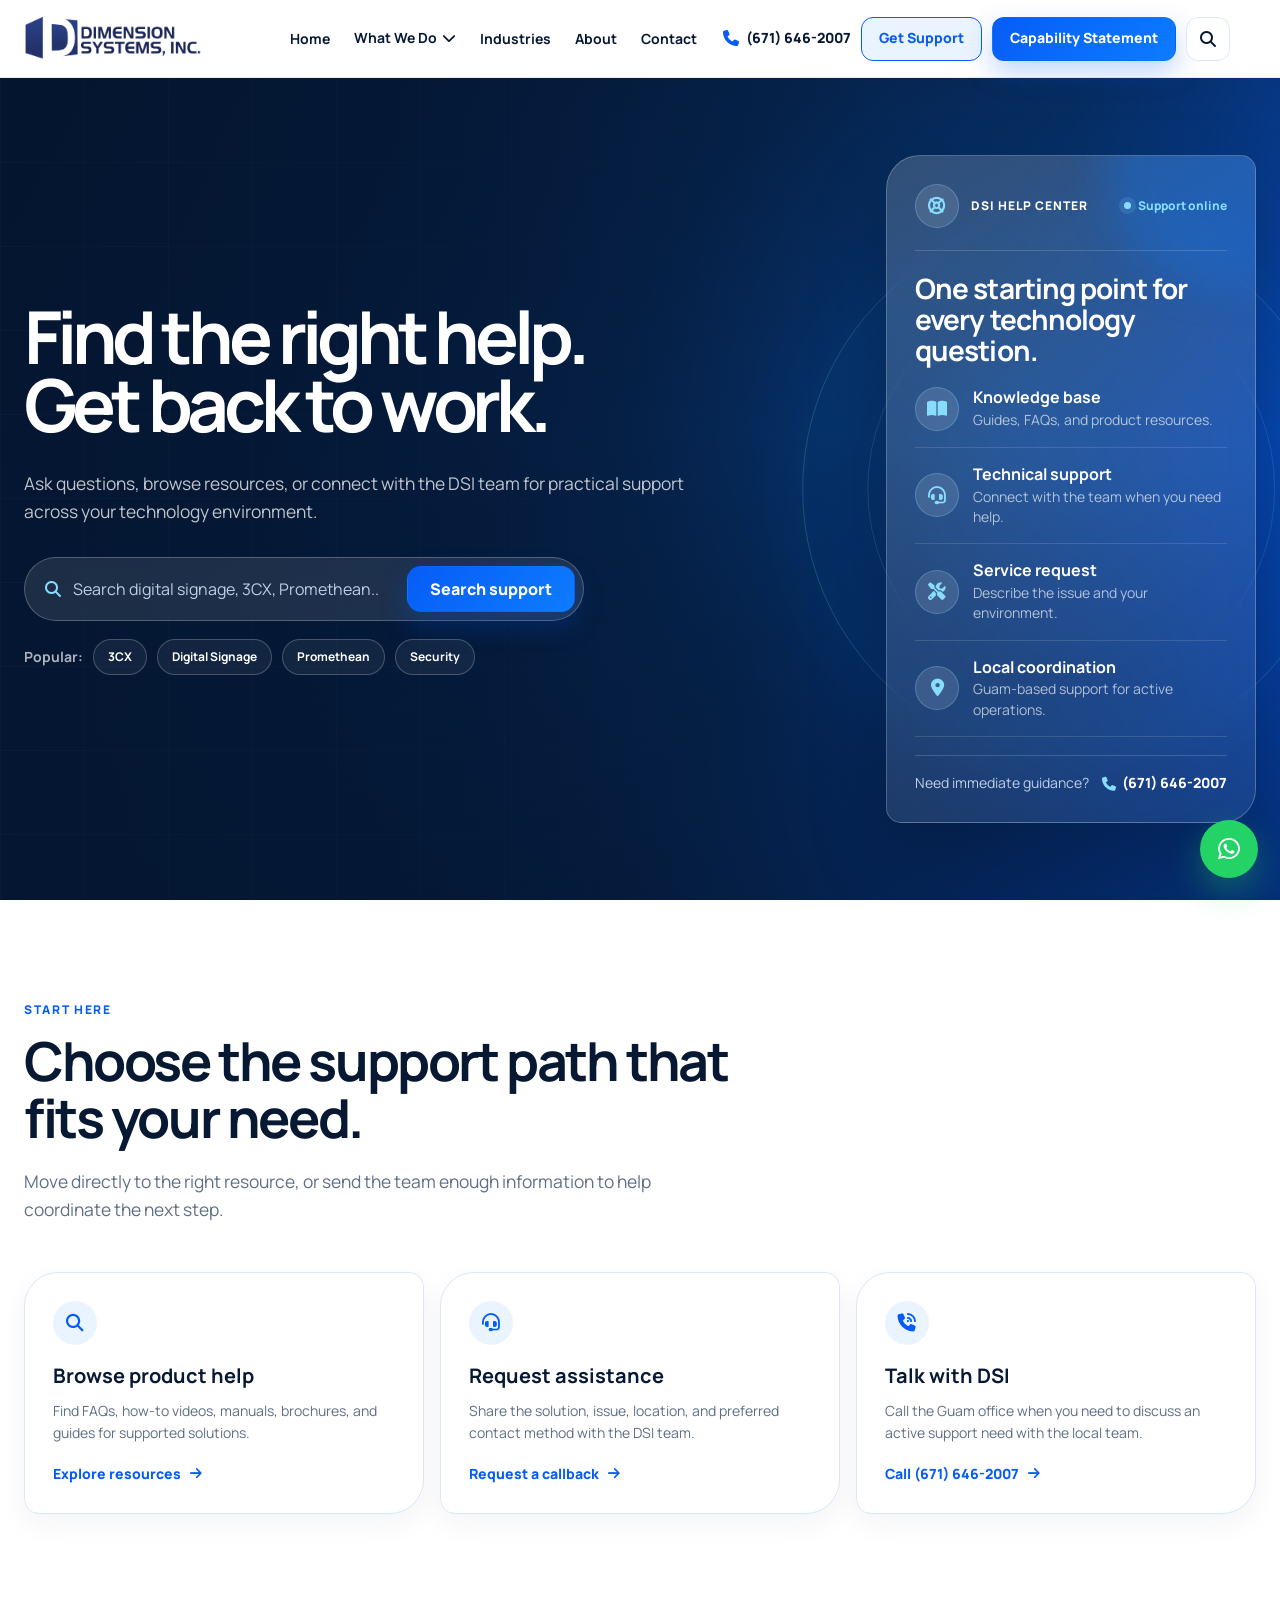
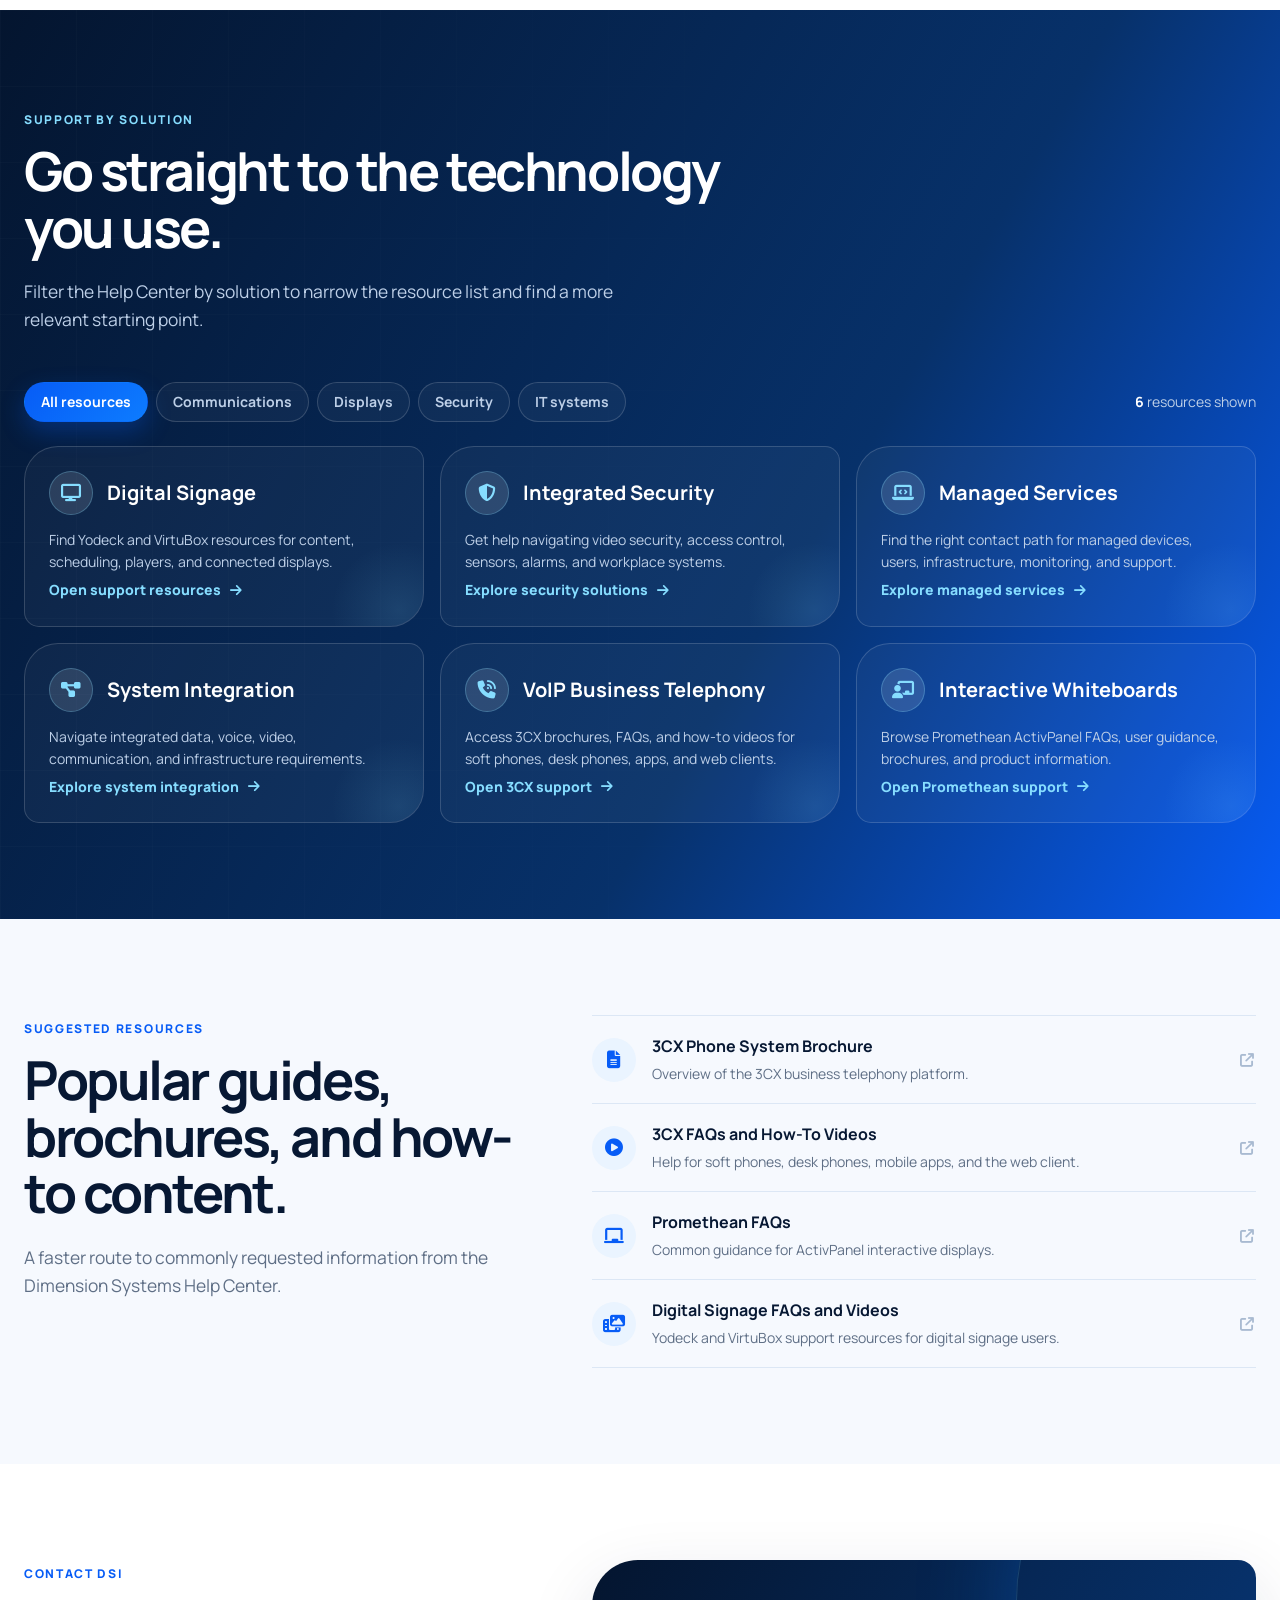
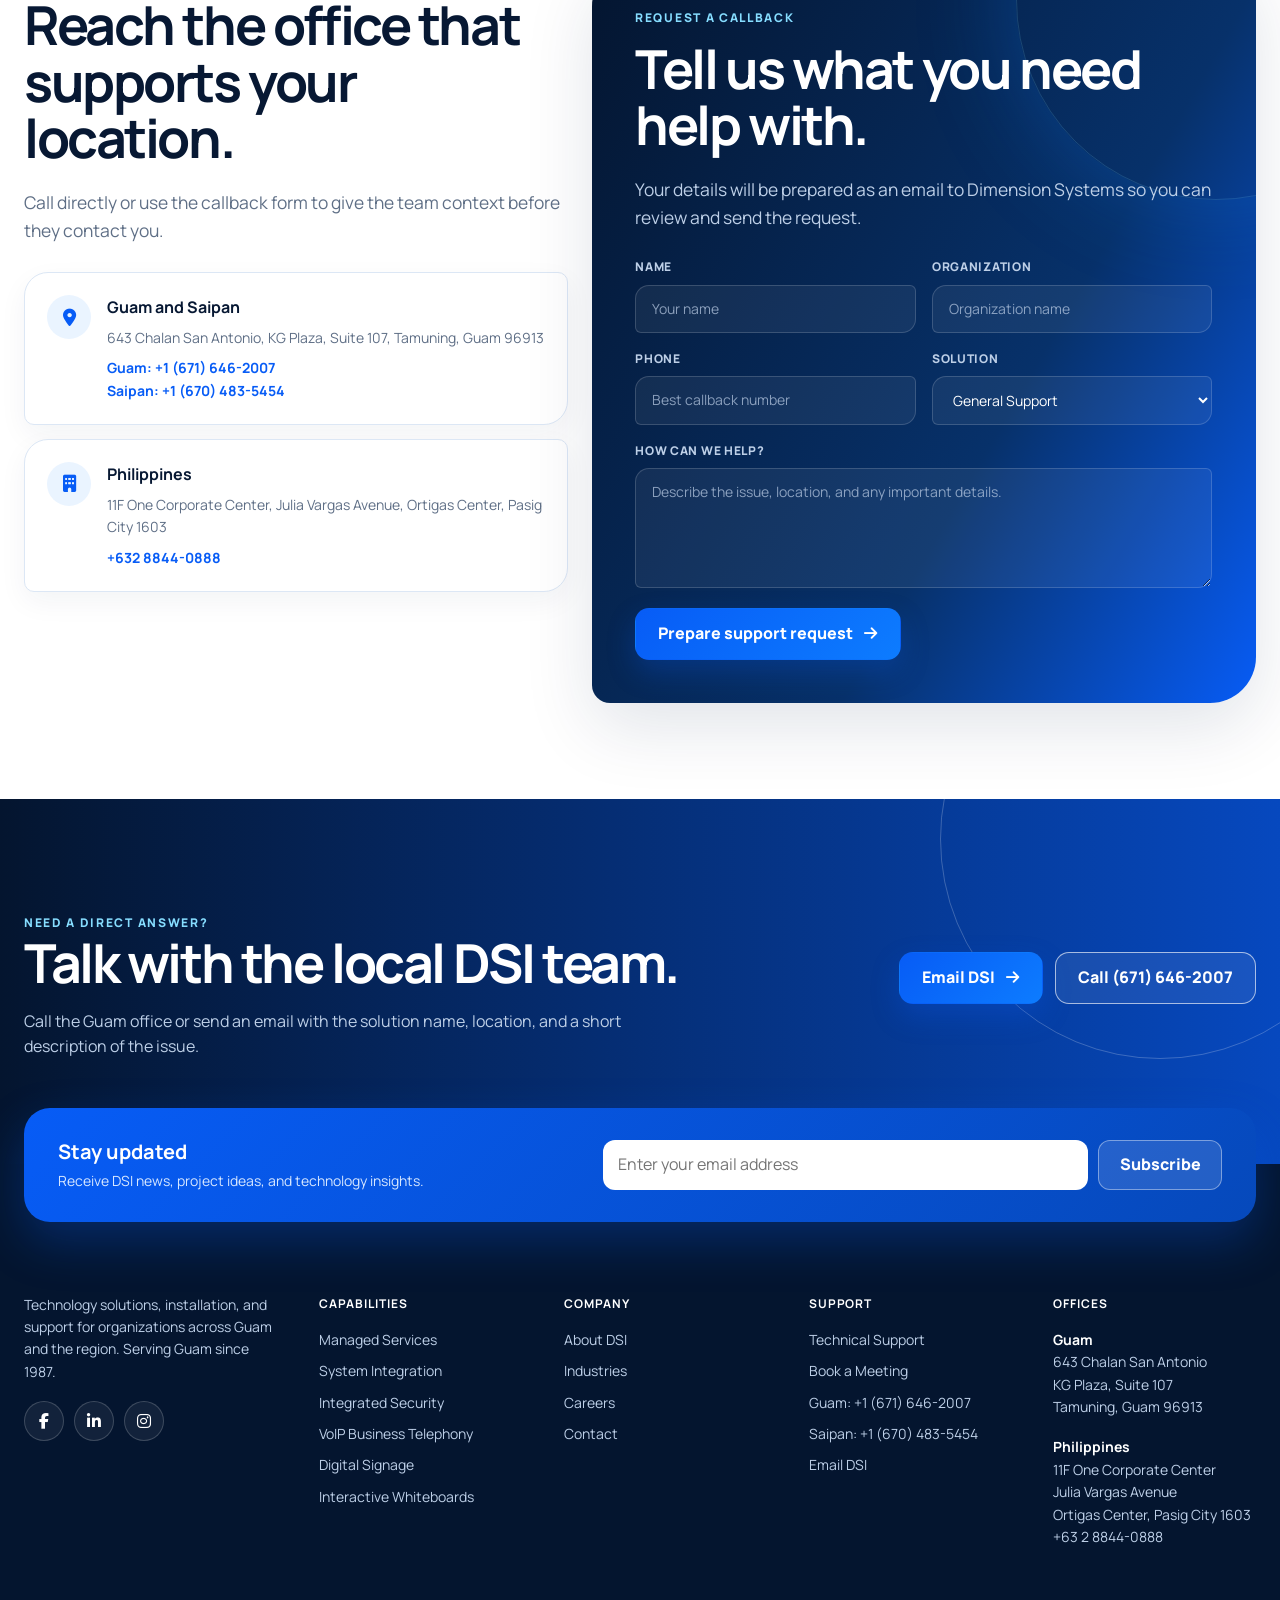
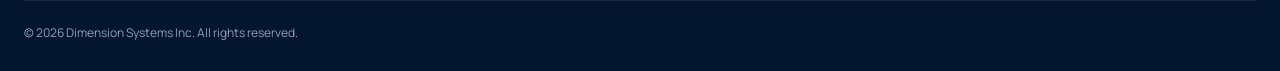
<file: support.html>
<!doctype html>
<html lang="en">
  <head>
    <meta charset="utf-8" />
    <meta name="viewport" content="width=device-width, initial-scale=1" />
    <meta
      name="description"
      content="DSI Support: find help resources, browse guides and FAQs, request a callback, or contact the Dimension Systems team in Guam, Saipan, and the Philippines."
    />
    <title>Support | Dimension Systems Inc.</title>
    <link rel="preconnect" href="https://fonts.googleapis.com" />
    <link rel="preconnect" href="https://fonts.gstatic.com" crossorigin />
    <link
      href="https://fonts.googleapis.com/css2?family=Manrope:wght@400;500;600;700;800&display=swap"
      rel="stylesheet"
    />
    <link
      rel="stylesheet"
      href="https://cdnjs.cloudflare.com/ajax/libs/font-awesome/6.7.2/css/all.min.css"
      referrerpolicy="no-referrer"
    />
    <link rel="stylesheet" href="css/dsi-site.css" />
    <style>
      /* =========================================================
         SUPPORT — page-only components
         Hero, headings, dark cards, CTA and footer come from
         css/dsi-site.css. Values below use the shared tokens only.
         ========================================================= */

      .page-hero--plain {
        background:
          radial-gradient(
            circle at 78% 42%,
            rgba(13, 124, 255, 0.28),
            transparent 34%
          ),
          var(--dsi-gradient-dark);
      }

      /* Hero search + topic chips */
      .support-search {
        display: flex;
        align-items: center;
        gap: 10px;
        max-width: 560px;
        margin-top: 32px;
        padding: 8px 8px 8px 20px;
        border: 1px solid rgba(255, 255, 255, 0.24);
        border-radius: 999px;
        background: rgba(255, 255, 255, 0.1);
        backdrop-filter: blur(14px);
      }
      .support-search > i {
        color: var(--dsi-on-dark-accent);
      }
      .support-search input {
        flex: 1;
        min-width: 0;
        border: 0;
        outline: 0;
        color: #fff;
        background: transparent;
        font: inherit;
        font-size: var(--fs-base);
      }
      .support-search input::placeholder {
        color: var(--dsi-on-dark-muted);
      }
      .support-search .btn {
        flex: 0 0 auto;
        min-height: 46px;
      }
      .support-search:focus-within {
        border-color: rgba(134, 221, 255, 0.6);
      }
      .support-chips {
        display: flex;
        flex-wrap: wrap;
        align-items: center;
        gap: 10px;
        margin-top: 18px;
        color: rgba(255, 255, 255, 0.68);
        font-size: var(--fs-sm);
        font-weight: 700;
      }
      .support-chips button {
        padding: 7px 14px;
        border: 1px solid rgba(255, 255, 255, 0.22);
        border-radius: 999px;
        color: #fff;
        background: rgba(255, 255, 255, 0.06);
        font: inherit;
        font-size: var(--fs-xs);
        cursor: pointer;
        transition:
          border-color 0.2s ease,
          background 0.2s ease;
      }
      .support-chips button:hover {
        border-color: rgba(134, 221, 255, 0.6);
        background: rgba(255, 255, 255, 0.12);
      }
      .page-hero__panel-foot {
        display: flex;
        align-items: center;
        justify-content: space-between;
        gap: 12px;
        margin-top: 18px;
        padding-top: 16px;
        border-top: 1px solid rgba(255, 255, 255, 0.16);
        color: var(--dsi-on-dark-muted);
        font-size: var(--fs-sm);
      }
      .page-hero__panel-foot a {
        color: #fff;
        font-weight: 800;
        text-decoration: none;
      }
      .page-hero__panel-foot a i {
        margin-right: 6px;
        color: var(--dsi-on-dark-accent);
      }

      /* Support paths (light cards) */
      .path-grid {
        display: grid;
        grid-template-columns: repeat(3, minmax(0, 1fr));
        gap: 16px;
      }
      .path-card {
        display: grid;
        align-content: start;
        gap: 12px;
        padding: 28px;
        border: 1px solid var(--dsi-line);
        border-radius: 34px 15px 34px 15px;
        background: #fff;
        box-shadow: 0 10px 28px rgba(7, 35, 76, 0.05);
        transition:
          transform 0.25s ease,
          box-shadow 0.25s ease,
          border-color 0.25s ease;
      }
      .path-card:hover {
        border-color: #a8c8f9;
        box-shadow: var(--dsi-shadow-soft);
        transform: translateY(-5px);
      }
      .path-card h3 {
        margin: 6px 0 0;
        font-size: var(--fs-title-sm);
        line-height: 1.25;
      }
      .path-card p {
        margin: 0;
        color: var(--dsi-muted);
        font-size: var(--fs-sm);
      }
      .text-link {
        display: inline-flex;
        align-items: center;
        gap: 8px;
        margin-top: 6px;
        color: var(--dsi-blue);
        font-size: var(--fs-sm);
        font-weight: 800;
        text-decoration: none;
      }
      .text-link i {
        transition: transform 0.2s ease;
      }
      .text-link:hover i {
        transform: translateX(3px);
      }
      .section--dark .text-link {
        color: var(--dsi-on-dark-accent);
      }

      /* Support by solution (dark) */
      .capability-section {
        position: relative;
        overflow: hidden;
        background: var(--dsi-gradient-dark);
      }
      .capability-section::before {
        content: "";
        position: absolute;
        inset: 0;
        opacity: 0.1;
        background-image:
          linear-gradient(rgba(255, 255, 255, 0.18) 1px, transparent 1px),
          linear-gradient(90deg, rgba(255, 255, 255, 0.18) 1px, transparent 1px);
        background-size: 76px 76px;
        mask-image: linear-gradient(90deg, #000, transparent 70%);
        pointer-events: none;
      }
      .capability-section .container {
        position: relative;
      }
      .resource-toolbar {
        display: flex;
        flex-wrap: wrap;
        align-items: center;
        justify-content: space-between;
        gap: 14px;
        margin-bottom: 24px;
      }
      .filter-buttons {
        display: flex;
        flex-wrap: wrap;
        gap: 8px;
      }
      .filter-button {
        min-height: 40px;
        padding: 0 16px;
        border: 1px solid var(--dsi-on-dark-line);
        border-radius: 999px;
        color: var(--dsi-on-dark-muted);
        background: rgba(255, 255, 255, 0.04);
        font: inherit;
        font-size: var(--fs-sm);
        font-weight: 700;
        cursor: pointer;
        transition:
          color 0.2s ease,
          border-color 0.2s ease,
          background 0.2s ease;
      }
      .filter-button:hover {
        color: #fff;
        border-color: rgba(134, 221, 255, 0.5);
      }
      .filter-button.is-active {
        border-color: transparent;
        color: #fff;
        background: var(--dsi-gradient-primary);
        box-shadow: 0 10px 24px rgba(7, 92, 246, 0.3);
      }
      .resource-count {
        color: var(--dsi-on-dark-muted);
        font-size: var(--fs-sm);
      }
      .resource-count strong {
        color: #fff;
      }
      .resource-grid .solution-card {
        display: flex;
        flex-direction: column;
      }
      .resource-grid .solution-card[hidden] {
        display: none;
      }
      .resource-grid .solution-card p {
        flex: 1;
        margin-bottom: 0;
      }
      .empty-state {
        display: none;
        grid-column: 1 / -1;
        padding: 28px;
        border: 1px dashed var(--dsi-on-dark-line);
        border-radius: 24px 10px 24px 10px;
        color: var(--dsi-on-dark-muted);
        text-align: center;
      }
      .empty-state strong {
        color: #fff;
      }
      .empty-state.is-visible {
        display: block;
      }

      /* Popular guides */
      .guide-layout {
        display: grid;
        grid-template-columns: minmax(0, 0.85fr) minmax(0, 1.15fr);
        align-items: start;
        gap: clamp(40px, 6vw, 96px);
      }
      .guide-layout .section-head {
        position: sticky;
        top: calc(var(--dsi-header) + 32px);
        margin-bottom: 0;
      }
      .guide-list {
        display: grid;
        border-top: 1px solid var(--dsi-line);
      }
      .guide-row {
        display: grid;
        grid-template-columns: 44px minmax(0, 1fr) 16px;
        align-items: center;
        gap: 16px;
        padding: 18px 0;
        border-bottom: 1px solid var(--dsi-line);
        color: var(--dsi-ink);
        text-decoration: none;
      }
      .guide-row strong,
      .guide-row small {
        display: block;
      }
      .guide-row strong {
        font-size: var(--fs-base);
        transition: color 0.2s ease;
      }
      .guide-row small {
        margin-top: 3px;
        color: var(--dsi-muted);
        font-size: var(--fs-sm);
      }
      .guide-row > i {
        color: #a8bad1;
        font-size: var(--fs-sm);
        transition: color 0.2s ease;
      }
      .guide-row:hover strong,
      .guide-row:hover > i {
        color: var(--dsi-blue);
      }

      /* Offices + callback form */
      .contact-shell {
        display: grid;
        grid-template-columns: minmax(0, 0.9fr) minmax(0, 1.1fr);
        align-items: start;
        gap: 24px;
      }
      .contact-info .section-head {
        margin-bottom: 28px;
      }
      .office-list {
        display: grid;
        gap: 14px;
      }
      .office-card {
        display: grid;
        grid-template-columns: 44px minmax(0, 1fr);
        gap: 16px;
        padding: 22px;
        border: 1px solid var(--dsi-line);
        border-radius: 24px 10px 24px 10px;
        background: #fff;
        box-shadow: 0 10px 28px rgba(7, 35, 76, 0.05);
      }
      .office-card h3 {
        margin: 0 0 6px;
        font-size: var(--fs-base);
      }
      .office-card p {
        margin: 0 0 8px;
        color: var(--dsi-muted);
        font-size: var(--fs-sm);
      }
      .office-card a {
        display: block;
        color: var(--dsi-blue);
        font-size: var(--fs-sm);
        font-weight: 700;
        text-decoration: none;
      }
      .callback-card {
        position: relative;
        overflow: hidden;
        padding: clamp(28px, 3.4vw, 48px);
        border-radius: 46px 18px 46px 18px;
        background: var(--dsi-gradient-dark);
        box-shadow: var(--dsi-shadow);
      }
      .callback-card::before {
        content: "";
        position: absolute;
        top: -160px;
        right: -160px;
        width: 400px;
        height: 400px;
        border: 1px solid rgba(134, 221, 255, 0.16);
        border-radius: 50%;
        box-shadow: 0 0 100px rgba(13, 124, 255, 0.28);
        pointer-events: none;
      }
      .callback-card > * {
        position: relative;
      }
      .callback-card .section-head {
        margin-bottom: 26px;
      }
      .callback-form {
        display: grid;
        grid-template-columns: repeat(2, minmax(0, 1fr));
        gap: 16px;
      }
      .field {
        display: grid;
        gap: 8px;
      }
      .field--full {
        grid-column: 1 / -1;
      }
      .field label {
        color: var(--dsi-on-dark-muted);
        font-size: var(--fs-xs);
        font-weight: 800;
        letter-spacing: 0.06em;
        text-transform: uppercase;
      }
      .field input,
      .field select,
      .field textarea {
        width: 100%;
        min-height: 48px;
        padding: 12px 16px;
        border: 1px solid var(--dsi-on-dark-line);
        border-radius: 14px 6px 14px 6px;
        color: #fff;
        background: rgba(255, 255, 255, 0.06);
        font: inherit;
        font-size: var(--fs-sm);
        transition:
          border-color 0.2s ease,
          background 0.2s ease;
      }
      .field select option {
        color: var(--dsi-ink);
      }
      .field textarea {
        min-height: 120px;
        resize: vertical;
      }
      .field input::placeholder,
      .field textarea::placeholder {
        color: rgba(189, 207, 231, 0.7);
      }
      .field input:focus,
      .field select:focus,
      .field textarea:focus {
        outline: 0;
        border-color: rgba(134, 221, 255, 0.7);
        background: rgba(255, 255, 255, 0.1);
      }
      .callback-form .btn {
        grid-column: 1 / -1;
        justify-self: start;
        margin-top: 4px;
      }

      /* Request toast */
      .toast {
        position: fixed;
        right: 24px;
        bottom: 96px;
        z-index: 1500;
        max-width: 380px;
        padding: 15px 18px;
        border: 1px solid var(--dsi-line);
        border-radius: 16px 8px 16px 8px;
        color: var(--dsi-ink);
        background: #fff;
        box-shadow: var(--dsi-shadow-soft);
        font-size: var(--fs-sm);
        opacity: 0;
        pointer-events: none;
        transform: translateY(12px);
        transition: 0.25s ease;
      }
      .toast.is-visible {
        opacity: 1;
        transform: none;
      }

      /* Responsive (shared breakpoints) */
      @media (max-width: 1180px) {
        .path-grid {
          grid-template-columns: 1fr;
        }
        .path-card {
          grid-template-columns: 44px minmax(0, 1fr);
          column-gap: 18px;
        }
        .path-card .icon-circle {
          grid-row: span 3;
        }
        .path-card h3 {
          margin-top: 0;
        }
        .guide-layout,
        .contact-shell {
          grid-template-columns: 1fr;
        }
        .guide-layout .section-head {
          position: static;
        }
      }

      @media (max-width: 640px) {
        .support-search {
          flex-wrap: wrap;
          padding: 8px;
          border-radius: 24px 10px 24px 10px;
        }
        .support-search > i {
          margin-left: 10px;
        }
        .support-search .btn {
          justify-content: center;
          width: 100%;
        }
        .path-card {
          padding: 20px 18px;
          border-radius: 24px 10px 24px 10px;
        }
        .path-card:hover {
          transform: none;
        }
        .filter-buttons {
          flex-wrap: nowrap;
          width: calc(100% + var(--dsi-gutter) / 2);
          margin-right: calc(var(--dsi-gutter) / -2);
          overflow-x: auto;
          scrollbar-width: none;
        }
        .filter-buttons::-webkit-scrollbar {
          display: none;
        }
        .filter-button {
          flex: 0 0 auto;
        }
        .resource-grid {
          gap: 10px;
        }
        .resource-grid .solution-card {
          padding: 16px 18px;
          border-radius: 24px 10px 24px 10px;
        }
        .resource-grid .solution-card__heading {
          margin-bottom: 8px;
        }
        .office-card {
          padding: 18px;
        }
        .callback-card {
          border-radius: 30px 12px 30px 12px;
        }
        .callback-form {
          grid-template-columns: 1fr;
          gap: 14px;
        }
        .callback-form .btn {
          justify-content: center;
          width: 100%;
        }
        .toast {
          right: 16px;
          left: 16px;
          max-width: none;
        }
      }
    </style>
  </head>
  <body>
    <a class="skip-link" href="#main-content">Skip to main content</a>
    <header class="site-header" aria-label="Main navigation">
      <div class="container header-inner">
        <a
          class="brand"
          href="index.html"
          aria-label="Dimension Systems Inc. home"
        >
          <img
            src="./image/dsi-logo-3600.png"
            alt="Dimension Systems Inc."
            class="brand-logo"
            loading="eager"
            decoding="async"
          />
        </a>

        <nav class="desktop-nav" aria-label="Desktop navigation">
          <ul>
            <li><a href="index.html">Home</a></li>

            <li class="nav-dropdown">
              <button type="button" aria-haspopup="true">
                What We Do
                <i class="fa-solid fa-chevron-down" aria-hidden="true"></i>
              </button>
              <div class="nav-dropdown-menu">
                <a href="managed-services.html">Managed Services</a>
                <a href="system-integration.html">System Integration</a>
                <a href="integrated-security-systems.html"
                  >Integrated Security Systems</a
                >
                <a href="voip-business-telephony.html"
                  >VoIP Business Telephony</a
                >
                <a href="digital-signage.html">Digital Signage</a>
                <a href="whiteboard-solutions.html">Interactive Whiteboards</a>
              </div>
            </li>
            <li>
              <a href="industries.html">Industries</a>
            </li>
            <li><a href="about.html">About</a></li>
            <li><a href="index.html#contact">Contact</a></li>
          </ul>
        </nav>

        <div class="desktop-actions">
          <a class="header-phone" href="tel:+16716462007"
            ><i class="fa-solid fa-phone" aria-hidden="true"></i> (671)
            646-2007</a
          >
          <a class="btn btn--outline" aria-current="page" href="support.html"
            >Get Support</a
          >
          <button
            class="btn btn--primary"
            type="button"
            data-open-modal="consultation"
          >
            Capability Statement
          </button>
          <div class="nav-search">
            <button
              class="nav-search-toggle"
              type="button"
              aria-label="Open search"
              aria-expanded="false"
              aria-controls="desktop-search-form"
            >
              <i class="fa-solid fa-magnifying-glass" aria-hidden="true"></i>
            </button>
            <form
              class="nav-search-form"
              id="desktop-search-form"
              role="search"
              action="support.html"
              method="get"
            >
              <input
                type="search"
                name="s"
                aria-label="Search Dimension Systems"
                placeholder="Search our website"
                autocomplete="off"
                required
              />
              <button
                class="nav-search-submit"
                type="submit"
                aria-label="Search"
              >
                <i class="fa-solid fa-magnifying-glass" aria-hidden="true"></i>
              </button>
            </form>
          </div>
        </div>

        <div class="header-actions">
          <button
            class="nav-toggle"
            type="button"
            aria-label="Open menu"
            aria-expanded="false"
            aria-controls="mobile-menu"
          >
            <i class="fa-solid fa-bars" aria-hidden="true"></i>
          </button>
        </div>
      </div>

      <nav class="mobile-nav" id="mobile-menu" aria-label="Mobile navigation">
        <a href="index.html">Home</a>

        <a href="index.html#solutions">What We Do</a>
        <div class="mobile-sub">
          <a href="managed-services.html">Managed Services</a>
          <a href="system-integration.html">System Integration</a>
          <a href="integrated-security-systems.html">Integrated Security</a>
          <a href="voip-business-telephony.html"> VoIP Telephony</a>
          <a href="digital-signage.html"> Digital Signage</a>
          <a href="whiteboard-solutions.html">Interactive Whiteboards</a>
        </div>
        <a href="industries.html">Industries</a>
        <a href="about.html">About</a>
        <a href="index.html#contact">Contact</a>
        <div class="mobile-nav-actions">
          <a class="btn btn--outline" href="tel:+16716462007">Call DSI</a>
          <a class="btn btn--outline" aria-current="page" href="support.html"
            >Get Support</a
          >
          <button
            class="btn btn--primary"
            type="button"
            data-open-modal="consultation"
          >
            Capability Statement
          </button>
        </div>
        <form
          class="mobile-search-form"
          role="search"
          action="support.html"
          method="get"
        >
          <input
            type="search"
            name="s"
            aria-label="Search Dimension Systems"
            placeholder="Search our website"
            autocomplete="off"
            required
          />
          <button class="nav-search-submit" type="submit">
            <i class="fa-solid fa-magnifying-glass" aria-hidden="true"></i>
            Search
          </button>
        </form>
      </nav>
    </header>
    <main id="main-content">
      <section class="page-hero page-hero--plain section--dark" id="top">
        <div class="page-hero__media" aria-hidden="true"></div>
        <div class="container page-hero__inner">
          <div class="page-hero__copy">
            <h1>Find the right help. Get back to work.</h1>
            <p class="page-hero__lead">
              Ask questions, browse resources, or connect with the DSI team for
              practical support across your technology environment.
            </p>
            <form class="support-search" id="hero-support-search" role="search">
              <i class="fa-solid fa-magnifying-glass" aria-hidden="true"></i>
              <input
                id="support-search-input"
                type="search"
                placeholder="Search digital signage, 3CX, Promethean..."
                aria-label="Search support resources"
                autocomplete="off"
              />
              <button class="btn btn--primary" type="submit">
                Search support
              </button>
            </form>
            <div class="support-chips" aria-label="Suggested searches">
              <span>Popular:</span>
              <button type="button" data-search-term="3CX">3CX</button>
              <button type="button" data-search-term="Digital Signage">
                Digital Signage
              </button>
              <button type="button" data-search-term="Promethean">
                Promethean
              </button>
              <button type="button" data-search-term="Security">
                Security
              </button>
            </div>
          </div>

          <div class="page-hero__panel-wrap" data-page-hero-panel>
            <div class="page-hero__glow" aria-hidden="true"></div>
            <aside
              class="page-hero__panel"
              aria-label="Support options overview"
            >
              <div class="page-hero__panel-head">
                <span class="page-hero__panel-title">
                  <span class="icon-circle icon-circle--dark" aria-hidden="true"
                    ><i class="fa-solid fa-life-ring"></i
                  ></span>
                  DSI Help Center
                </span>
                <span class="page-hero__status">Support online</span>
              </div>
              <div class="page-hero__panel-copy">
                <h2>One starting point for every technology question.</h2>
              </div>
              <div class="page-hero__point">
                <span class="icon-circle icon-circle--dark" aria-hidden="true"
                  ><i class="fa-solid fa-book-open"></i
                ></span>
                <div>
                  <strong>Knowledge base</strong
                  ><span>Guides, FAQs, and product resources.</span>
                </div>
              </div>
              <div class="page-hero__point">
                <span class="icon-circle icon-circle--dark" aria-hidden="true"
                  ><i class="fa-solid fa-headset"></i
                ></span>
                <div>
                  <strong>Technical support</strong
                  ><span>Connect with the team when you need help.</span>
                </div>
              </div>
              <div class="page-hero__point">
                <span class="icon-circle icon-circle--dark" aria-hidden="true"
                  ><i class="fa-solid fa-screwdriver-wrench"></i
                ></span>
                <div>
                  <strong>Service request</strong
                  ><span>Describe the issue and your environment.</span>
                </div>
              </div>
              <div class="page-hero__point">
                <span class="icon-circle icon-circle--dark" aria-hidden="true"
                  ><i class="fa-solid fa-location-dot"></i
                ></span>
                <div>
                  <strong>Local coordination</strong
                  ><span>Guam-based support for active operations.</span>
                </div>
              </div>
              <div class="page-hero__panel-foot">
                <span>Need immediate guidance?</span>
                <a href="tel:+16716462007"
                  ><i class="fa-solid fa-phone" aria-hidden="true"></i>(671)
                  646-2007</a
                >
              </div>
            </aside>
          </div>
        </div>
      </section>

      <section class="section" id="support-paths">
        <div class="container">
          <div class="section-head">
            <p class="section-kicker">Start here</p>
            <h2 class="section-title">
              Choose the support path that fits your need.
            </h2>
            <p class="section-copy">
              Move directly to the right resource, or send the team enough
              information to help coordinate the next step.
            </p>
          </div>
          <div class="path-grid">
            <article class="path-card">
              <span class="icon-circle" aria-hidden="true"
                ><i class="fa-solid fa-magnifying-glass"></i
              ></span>
              <h3>Browse product help</h3>
              <p>
                Find FAQs, how-to videos, manuals, brochures, and guides for
                supported solutions.
              </p>
              <a class="text-link" href="#resources"
                >Explore resources
                <i class="fa-solid fa-arrow-right" aria-hidden="true"></i
              ></a>
            </article>
            <article class="path-card">
              <span class="icon-circle" aria-hidden="true"
                ><i class="fa-solid fa-headset"></i
              ></span>
              <h3>Request assistance</h3>
              <p>
                Share the solution, issue, location, and preferred contact
                method with the DSI team.
              </p>
              <a class="text-link" href="#callback"
                >Request a callback
                <i class="fa-solid fa-arrow-right" aria-hidden="true"></i
              ></a>
            </article>
            <article class="path-card">
              <span class="icon-circle" aria-hidden="true"
                ><i class="fa-solid fa-phone-volume"></i
              ></span>
              <h3>Talk with DSI</h3>
              <p>
                Call the Guam office when you need to discuss an active support
                need with the local team.
              </p>
              <a class="text-link" href="tel:+16716462007"
                >Call (671) 646-2007
                <i class="fa-solid fa-arrow-right" aria-hidden="true"></i
              ></a>
            </article>
          </div>
        </div>
      </section>

      <section class="section section--dark capability-section" id="resources">
        <div class="container">
          <div class="section-head">
            <p class="section-kicker">Support by solution</p>
            <h2 class="section-title">
              Go straight to the technology you use.
            </h2>
            <p class="section-copy">
              Filter the Help Center by solution to narrow the resource list and
              find a more relevant starting point.
            </p>
          </div>
          <div class="resource-toolbar">
            <div class="filter-buttons" aria-label="Filter support resources">
              <button
                class="filter-button is-active"
                type="button"
                data-filter="all"
              >
                All resources
              </button>
              <button
                class="filter-button"
                type="button"
                data-filter="communications"
              >
                Communications
              </button>
              <button
                class="filter-button"
                type="button"
                data-filter="displays"
              >
                Displays
              </button>
              <button
                class="filter-button"
                type="button"
                data-filter="security"
              >
                Security
              </button>
              <button class="filter-button" type="button" data-filter="it">
                IT systems
              </button>
            </div>
            <span class="resource-count" aria-live="polite"
              ><strong id="resource-count">6</strong> resources shown</span
            >
          </div>
          <div class="solutions-grid resource-grid" id="resource-grid">
            <article
              class="solution-card"
              data-category="displays"
              data-keywords="digital signage yodeck virtubox screens content"
            >
              <div class="solution-card__heading">
                <span class="icon-circle icon-circle--dark" aria-hidden="true"
                  ><i class="fa-solid fa-display"></i
                ></span>
                <h3>Digital Signage</h3>
              </div>
              <p>
                Find Yodeck and VirtuBox resources for content, scheduling,
                players, and connected displays.
              </p>
              <a
                class="text-link"
                href="https://www.dimensionsystems.com/digital-signage-faqs/"
                target="_blank"
                rel="noopener noreferrer"
                >Open support resources
                <i class="fa-solid fa-arrow-right" aria-hidden="true"></i
              ></a>
            </article>
            <article
              class="solution-card"
              data-category="security"
              data-keywords="security cameras access control alarms sensors video"
            >
              <div class="solution-card__heading">
                <span class="icon-circle icon-circle--dark" aria-hidden="true"
                  ><i class="fa-solid fa-shield-halved"></i
                ></span>
                <h3>Integrated Security</h3>
              </div>
              <p>
                Get help navigating video security, access control, sensors,
                alarms, and workplace systems.
              </p>
              <a class="text-link" href="integrated-security-systems.html"
                >Explore security solutions
                <i class="fa-solid fa-arrow-right" aria-hidden="true"></i
              ></a>
            </article>
            <article
              class="solution-card"
              data-category="it"
              data-keywords="managed services support monitoring devices users cloud it"
            >
              <div class="solution-card__heading">
                <span class="icon-circle icon-circle--dark" aria-hidden="true"
                  ><i class="fa-solid fa-laptop-code"></i
                ></span>
                <h3>Managed Services</h3>
              </div>
              <p>
                Find the right contact path for managed devices, users,
                infrastructure, monitoring, and support.
              </p>
              <a class="text-link" href="managed-services.html"
                >Explore managed services
                <i class="fa-solid fa-arrow-right" aria-hidden="true"></i
              ></a>
            </article>
            <article
              class="solution-card"
              data-category="it"
              data-keywords="system integration network data voice video email platform"
            >
              <div class="solution-card__heading">
                <span class="icon-circle icon-circle--dark" aria-hidden="true"
                  ><i class="fa-solid fa-diagram-project"></i
                ></span>
                <h3>System Integration</h3>
              </div>
              <p>
                Navigate integrated data, voice, video, communication, and
                infrastructure requirements.
              </p>
              <a class="text-link" href="system-integration.html"
                >Explore system integration
                <i class="fa-solid fa-arrow-right" aria-hidden="true"></i
              ></a>
            </article>
            <article
              class="solution-card"
              data-category="communications"
              data-keywords="3cx voip phone telephony web client mobile app desk phone"
            >
              <div class="solution-card__heading">
                <span class="icon-circle icon-circle--dark" aria-hidden="true"
                  ><i class="fa-solid fa-phone-volume"></i
                ></span>
                <h3>VoIP Business Telephony</h3>
              </div>
              <p>
                Access 3CX brochures, FAQs, and how-to videos for soft phones,
                desk phones, apps, and web clients.
              </p>
              <a
                class="text-link"
                href="https://www.dimensionsystems.com/3cx-faqs/"
                target="_blank"
                rel="noopener noreferrer"
                >Open 3CX support
                <i class="fa-solid fa-arrow-right" aria-hidden="true"></i
              ></a>
            </article>
            <article
              class="solution-card"
              data-category="displays"
              data-keywords="promethean activpanel interactive whiteboard classroom display touch"
            >
              <div class="solution-card__heading">
                <span class="icon-circle icon-circle--dark" aria-hidden="true"
                  ><i class="fa-solid fa-chalkboard-user"></i
                ></span>
                <h3>Interactive Whiteboards</h3>
              </div>
              <p>
                Browse Promethean ActivPanel FAQs, user guidance, brochures, and
                product information.
              </p>
              <a
                class="text-link"
                href="https://www.dimensionsystems.com/promethean-faqs/"
                target="_blank"
                rel="noopener noreferrer"
                >Open Promethean support
                <i class="fa-solid fa-arrow-right" aria-hidden="true"></i
              ></a>
            </article>
            <div class="empty-state" id="empty-state">
              <strong>No matching resource yet.</strong><br />Try another
              keyword or request a callback below.
            </div>
          </div>
        </div>
      </section>

      <section class="section section--soft" id="guides">
        <div class="container guide-layout">
          <div class="section-head">
            <p class="section-kicker">Suggested resources</p>
            <h2 class="section-title">
              Popular guides, brochures, and how-to content.
            </h2>
            <p class="section-copy">
              A faster route to commonly requested information from the
              Dimension Systems Help Center.
            </p>
          </div>
          <div class="guide-list">
            <a
              class="guide-row"
              href="https://www.dimensionsystems.com/3cx-phone-system-brochure/"
              target="_blank"
              rel="noopener noreferrer"
              ><span class="icon-circle" aria-hidden="true"
                ><i class="fa-solid fa-file-lines"></i></span
              ><span
                ><strong>3CX Phone System Brochure</strong
                ><small
                  >Overview of the 3CX business telephony platform.</small
                ></span
              ><i
                class="fa-solid fa-arrow-up-right-from-square"
                aria-hidden="true"
              ></i
            ></a>
            <a
              class="guide-row"
              href="https://www.dimensionsystems.com/3cx-faqs/"
              target="_blank"
              rel="noopener noreferrer"
              ><span class="icon-circle" aria-hidden="true"
                ><i class="fa-solid fa-circle-play"></i></span
              ><span
                ><strong>3CX FAQs and How-To Videos</strong
                ><small
                  >Help for soft phones, desk phones, mobile apps, and the web
                  client.</small
                ></span
              ><i
                class="fa-solid fa-arrow-up-right-from-square"
                aria-hidden="true"
              ></i
            ></a>
            <a
              class="guide-row"
              href="https://www.dimensionsystems.com/promethean-faqs/"
              target="_blank"
              rel="noopener noreferrer"
              ><span class="icon-circle" aria-hidden="true"
                ><i class="fa-solid fa-chalkboard"></i></span
              ><span
                ><strong>Promethean FAQs</strong
                ><small
                  >Common guidance for ActivPanel interactive displays.</small
                ></span
              ><i
                class="fa-solid fa-arrow-up-right-from-square"
                aria-hidden="true"
              ></i
            ></a>
            <a
              class="guide-row"
              href="https://www.dimensionsystems.com/digital-signage-faqs/"
              target="_blank"
              rel="noopener noreferrer"
              ><span class="icon-circle" aria-hidden="true"
                ><i class="fa-solid fa-photo-film"></i></span
              ><span
                ><strong>Digital Signage FAQs and Videos</strong
                ><small
                  >Yodeck and VirtuBox support resources for digital signage
                  users.</small
                ></span
              ><i
                class="fa-solid fa-arrow-up-right-from-square"
                aria-hidden="true"
              ></i
            ></a>
          </div>
        </div>
      </section>

      <section class="section" id="callback">
        <div class="container contact-shell">
          <div class="contact-info">
            <div class="section-head">
              <p class="section-kicker">Contact DSI</p>
              <h2 class="section-title">
                Reach the office that supports your location.
              </h2>
              <p class="section-copy">
                Call directly or use the callback form to give the team context
                before they contact you.
              </p>
            </div>
            <div class="office-list">
              <article class="office-card">
                <span class="icon-circle" aria-hidden="true"
                  ><i class="fa-solid fa-location-dot"></i
                ></span>
                <div>
                  <h3>Guam and Saipan</h3>
                  <p>
                    643 Chalan San Antonio, KG Plaza, Suite 107, Tamuning, Guam
                    96913
                  </p>
                  <a href="tel:+16716462007">Guam: +1 (671) 646-2007</a
                  ><a href="tel:+16704835454">Saipan: +1 (670) 483-5454</a>
                </div>
              </article>
              <article class="office-card">
                <span class="icon-circle" aria-hidden="true"
                  ><i class="fa-solid fa-building"></i
                ></span>
                <div>
                  <h3>Philippines</h3>
                  <p>
                    11F One Corporate Center, Julia Vargas Avenue, Ortigas
                    Center, Pasig City 1603
                  </p>
                  <a href="tel:+63288440888">+632 8844-0888</a>
                </div>
              </article>
            </div>
          </div>
          <div class="callback-card section--dark">
            <div class="section-head">
              <p class="section-kicker">Request a callback</p>
              <h2 class="section-title">Tell us what you need help with.</h2>
              <p class="section-copy">
                Your details will be prepared as an email to Dimension Systems
                so you can review and send the request.
              </p>
            </div>
            <form class="callback-form" id="callback-form">
              <div class="field">
                <label for="name">Name</label
                ><input
                  id="name"
                  name="name"
                  type="text"
                  placeholder="Your name"
                  required
                />
              </div>
              <div class="field">
                <label for="company">Organization</label
                ><input
                  id="company"
                  name="company"
                  type="text"
                  placeholder="Organization name"
                />
              </div>
              <div class="field">
                <label for="phone">Phone</label
                ><input
                  id="phone"
                  name="phone"
                  type="tel"
                  placeholder="Best callback number"
                  required
                />
              </div>
              <div class="field">
                <label for="solution">Solution</label
                ><select id="solution" name="solution">
                  <option>General Support</option>
                  <option>Managed Services</option>
                  <option>System Integration</option>
                  <option>Integrated Security</option>
                  <option>VoIP / 3CX</option>
                  <option>Digital Signage</option>
                  <option>Interactive Whiteboards</option>
                </select>
              </div>
              <div class="field field--full">
                <label for="message">How can we help?</label
                ><textarea
                  id="message"
                  name="message"
                  placeholder="Describe the issue, location, and any important details."
                  required
                ></textarea>
              </div>
              <button class="btn btn--primary" type="submit">
                Prepare support request
                <i class="fa-solid fa-arrow-right" aria-hidden="true"></i>
              </button>
            </form>
          </div>
        </div>
      </section>

      <section class="cta section--dark" id="contact">
        <div class="container cta-inner">
          <div>
            <p class="section-kicker">Need a direct answer?</p>
            <h2>Talk with the local DSI team.</h2>
            <p>
              Call the Guam office or send an email with the solution name,
              location, and a short description of the issue.
            </p>
          </div>
          <div class="cta-actions">
            <a
              class="btn btn--primary"
              href="mailto:info@dimensionsystems.com?subject=Support%20Request"
              >Email DSI
              <i class="fa-solid fa-arrow-right" aria-hidden="true"></i
            ></a>
            <a class="btn btn--outline" href="tel:+16716462007"
              >Call (671) 646-2007</a
            >
          </div>
        </div>
      </section>

      <div class="newsletter">
        <div class="container newsletter-inner">
          <div>
            <strong>Stay updated</strong
            ><span
              >Receive DSI news, project ideas, and technology insights.</span
            >
          </div>
          <form class="newsletter-form" id="newsletter-form">
            <label
              class="sr-only"
              for="newsletter-email"
              style="
                position: absolute;
                width: 1px;
                height: 1px;
                overflow: hidden;
                clip: rect(0, 0, 0, 0);
              "
              >Email address</label
            ><input
              id="newsletter-email"
              type="email"
              placeholder="Enter your email address"
              required
            /><button type="submit">Subscribe</button>
          </form>
        </div>
      </div>
    </main>
    <footer class="site-footer">
      <div class="container">
        <div class="footer-grid">
          <div class="footer-brand">
            <p>
              Technology solutions, installation, and support for organizations
              across Guam and the region. Serving Guam since 1987.
            </p>
            <div class="footer-social">
              <a
                class="icon-button"
                href="https://www.facebook.com/DimensionSystemsInc/"
                target="_blank"
                rel="noopener"
                aria-label="Facebook"
                ><i class="fa-brands fa-facebook-f" aria-hidden="true"></i
              ></a>
              <a
                class="icon-button"
                href="https://gu.linkedin.com/company/dimensionsystems"
                target="_blank"
                rel="noopener"
                aria-label="LinkedIn"
                ><i class="fa-brands fa-linkedin-in" aria-hidden="true"></i
              ></a>
              <a
                class="icon-button"
                href="https://www.instagram.com/dimensionsystems/"
                target="_blank"
                rel="noopener"
                aria-label="Instagram"
                ><i class="fa-brands fa-instagram" aria-hidden="true"></i
              ></a>
            </div>
          </div>
          <div class="footer-column">
            <h3>Capabilities</h3>
            <ul>
              <li>
                <a href="managed-services.html">Managed Services</a>
              </li>
              <li>
                <a href="system-integration.html">System Integration</a>
              </li>
              <li>
                <a href="integrated-security-systems.html"
                  >Integrated Security</a
                >
              </li>
              <li>
                <a href="voip-business-telephony.html"
                  >VoIP Business Telephony</a
                >
              </li>
              <li>
                <a href="digital-signage.html">Digital Signage</a>
              </li>
              <li>
                <a href="whiteboard-solutions.html">Interactive Whiteboards</a>
              </li>
            </ul>
          </div>
          <div class="footer-column">
            <h3>Company</h3>
            <ul>
              <li>
                <a href="about.html">About DSI</a>
              </li>
              <li><a href="industries.html">Industries</a></li>
              <li>
                <a href="https://www.dimensionsystems.com/about/dsi-careers/"
                  >Careers</a
                >
              </li>
              <li><a href="index.html#contact">Contact</a></li>
            </ul>
          </div>
          <div class="footer-column">
            <h3>Support</h3>
            <ul>
              <li>
                <a aria-current="page" href="support.html">Technical Support</a>
              </li>
              <li>
                <a href="https://www.dimensionsystems.com/book-a-meeting/"
                  >Book a Meeting</a
                >
              </li>
              <li><a href="tel:+16716462007">Guam: +1 (671) 646-2007</a></li>
              <li><a href="tel:+16704835454">Saipan: +1 (670) 483-5454</a></li>
              <li><a href="mailto:info@dimensionsystems.com">Email DSI</a></li>
            </ul>
          </div>
          <div class="footer-column">
            <h3>Offices</h3>
            <ul>
              <li>
                <strong style="color: #fff">Guam</strong><br />643 Chalan San
                Antonio<br />KG Plaza, Suite 107<br />Tamuning, Guam 96913
              </li>
              <li style="margin-top: 18px">
                <strong style="color: #fff">Philippines</strong><br />11F One
                Corporate Center<br />Julia Vargas Avenue<br />Ortigas Center,
                Pasig City 1603<br />+63 2 8844-0888
              </li>
            </ul>
          </div>
        </div>
        <div class="footer-bottom">
          <span>© 2026 Dimension Systems Inc. All rights reserved.</span
          ><!-- Privacy Policy / Terms of Use links hidden until those pages exist -->
        </div>
      </div>
    </footer>

    <a
      class="whatsapp-fab"
      href="https://wa.me/16716889575"
      target="_blank"
      rel="noopener"
      aria-label="Chat with Dimension Systems on WhatsApp"
      ><i class="fa-brands fa-whatsapp" aria-hidden="true"></i
    ></a>
    <div class="toast" id="toast" role="status" aria-live="polite"></div>
    <script src="js/dsi-search.js" defer></script>

    <script>
      (() => {
        const navToggle = document.querySelector(".nav-toggle");
        const mobileNav = document.querySelector(".mobile-nav");
        const navSearch = document.querySelector(".nav-search");
        const navSearchToggle = document.querySelector(".nav-search-toggle");
        const navSearchInput = document.querySelector(".nav-search-form input");

        const closeMobileNav = () => {
          if (!navToggle || !mobileNav) return;
          mobileNav.classList.remove("is-open");
          navToggle.setAttribute("aria-expanded", "false");
          navToggle.setAttribute("aria-label", "Open menu");
          navToggle.innerHTML =
            '<i class="fa-solid fa-bars" aria-hidden="true"></i>';
        };

        const closeSearch = () => {
          if (!navSearch || !navSearchToggle) return;
          navSearch.classList.remove("is-open");
          navSearchToggle.setAttribute("aria-expanded", "false");
          navSearchToggle.setAttribute("aria-label", "Open search");
        };

        navToggle?.addEventListener("click", () => {
          closeSearch();
          const open = mobileNav.classList.toggle("is-open");
          navToggle.setAttribute("aria-expanded", String(open));
          navToggle.setAttribute(
            "aria-label",
            open ? "Close menu" : "Open menu",
          );
          navToggle.innerHTML = open
            ? '<i class="fa-solid fa-xmark" aria-hidden="true"></i>'
            : '<i class="fa-solid fa-bars" aria-hidden="true"></i>';
        });

        mobileNav
          ?.querySelectorAll("a, button")
          .forEach((item) => item.addEventListener("click", closeMobileNav));
        window.addEventListener("resize", () => {
          if (window.innerWidth > 1180) closeMobileNav();
        });

        navSearchToggle?.addEventListener("click", (event) => {
          event.stopPropagation();
          const open = navSearch.classList.toggle("is-open");
          navSearchToggle.setAttribute("aria-expanded", String(open));
          navSearchToggle.setAttribute(
            "aria-label",
            open ? "Close search" : "Open search",
          );
          if (open) {
            closeMobileNav();
            window.setTimeout(() => navSearchInput?.focus(), 50);
          }
        });

        document.addEventListener("click", (event) => {
          if (navSearch && !navSearch.contains(event.target)) closeSearch();
        });
        document.addEventListener("keydown", (event) => {
          if (event.key === "Escape") {
            closeMobileNav();
            closeSearch();
          }
        });

        // Support search + solution filter
        const supportSearch = document.getElementById("hero-support-search");
        const supportInput = document.getElementById("support-search-input");
        const resourceCards = [
          ...document.querySelectorAll("#resource-grid .solution-card"),
        ];
        const filterButtons = [...document.querySelectorAll(".filter-button")];
        const resourceCount = document.getElementById("resource-count");
        const emptyState = document.getElementById("empty-state");
        const resourceSection = document.getElementById("resources");
        let activeFilter = "all";

        const filterResources = (term = "") => {
          const query = term.trim().toLowerCase();
          let visible = 0;
          resourceCards.forEach((card) => {
            const categoryMatch =
              activeFilter === "all" || card.dataset.category === activeFilter;
            const searchText =
              `${card.textContent} ${card.dataset.keywords}`.toLowerCase();
            const searchMatch = !query || searchText.includes(query);
            const show = categoryMatch && searchMatch;
            card.hidden = !show;
            if (show) visible += 1;
          });
          resourceCount.textContent = String(visible);
          emptyState.classList.toggle("is-visible", visible === 0);
        };
        supportSearch.addEventListener("submit", (event) => {
          event.preventDefault();
          activeFilter = "all";
          filterButtons.forEach((button) =>
            button.classList.toggle(
              "is-active",
              button.dataset.filter === "all",
            ),
          );
          filterResources(supportInput.value);
          resourceSection.scrollIntoView({ behavior: "smooth" });
        });
        document.querySelectorAll("[data-search-term]").forEach((button) =>
          button.addEventListener("click", () => {
            supportInput.value = button.dataset.searchTerm;
            supportSearch.requestSubmit();
          }),
        );
        filterButtons.forEach((button) =>
          button.addEventListener("click", () => {
            activeFilter = button.dataset.filter;
            filterButtons.forEach((item) =>
              item.classList.toggle("is-active", item === button),
            );
            filterResources("");
          }),
        );

        // Callback form opens a prepared email
        const callbackForm = document.getElementById("callback-form");
        const toast = document.getElementById("toast");
        let toastTimer;
        const showToast = (message) => {
          toast.textContent = message;
          toast.classList.add("is-visible");
          clearTimeout(toastTimer);
          toastTimer = setTimeout(
            () => toast.classList.remove("is-visible"),
            4200,
          );
        };
        callbackForm.addEventListener("submit", (event) => {
          event.preventDefault();
          if (!callbackForm.reportValidity()) return;
          const data = new FormData(callbackForm);
          const subject = encodeURIComponent(
            `Support request: ${data.get("solution")}`,
          );
          const details = [
            `Name: ${data.get("name")}`,
            `Organization: ${data.get("company") || "Not provided"}`,
            `Phone: ${data.get("phone")}`,
            `Solution: ${data.get("solution")}`,
            "",
            `${data.get("message")}`,
          ].join("\n");
          showToast(
            "Your email application will open with the support details ready to review.",
          );
          setTimeout(() => {
            window.location.href = `mailto:info@dimensionsystems.com?subject=${subject}&body=${encodeURIComponent(details)}`;
          }, 350);
        });

        // Hero card tilt (same as Industries)
        const heroPanelWrap = document.querySelector("[data-page-hero-panel]");
        const heroPanel = heroPanelWrap?.querySelector(".page-hero__panel");
        if (
          heroPanelWrap &&
          heroPanel &&
          window.matchMedia("(pointer: fine)").matches &&
          !window.matchMedia("(prefers-reduced-motion: reduce)").matches
        ) {
          heroPanelWrap.addEventListener("pointermove", (event) => {
            if (window.innerWidth <= 900) return;
            const bounds = heroPanelWrap.getBoundingClientRect();
            const x = (event.clientX - bounds.left) / bounds.width - 0.5;
            const y = (event.clientY - bounds.top) / bounds.height - 0.5;
            heroPanel.style.setProperty("--panel-ry", `${x * 7}deg`);
            heroPanel.style.setProperty("--panel-rx", `${y * -6}deg`);
          });
          heroPanelWrap.addEventListener("pointerleave", () => {
            heroPanel.style.setProperty("--panel-ry", "0deg");
            heroPanel.style.setProperty("--panel-rx", "0deg");
          });
        }

        const newsletterForm = document.getElementById("newsletter-form");
        if (newsletterForm) {
          newsletterForm.addEventListener("submit", (event) => {
            event.preventDefault();
            const email = document
              .getElementById("newsletter-email")
              .value.trim();
            if (!email) return;
            window.location.href = `mailto:info@dimensionsystems.com?subject=${encodeURIComponent("Newsletter Subscription")}&body=${encodeURIComponent(`Please add ${email} to the Dimension Systems newsletter list.`)}`;
          });
        }

        document.querySelectorAll("[data-open-modal]").forEach((button) =>
          button.addEventListener("click", () => {
            window.location.href = "index.html#contact";
          }),
        );
      })();
    </script>
  </body>
</html>
</file>
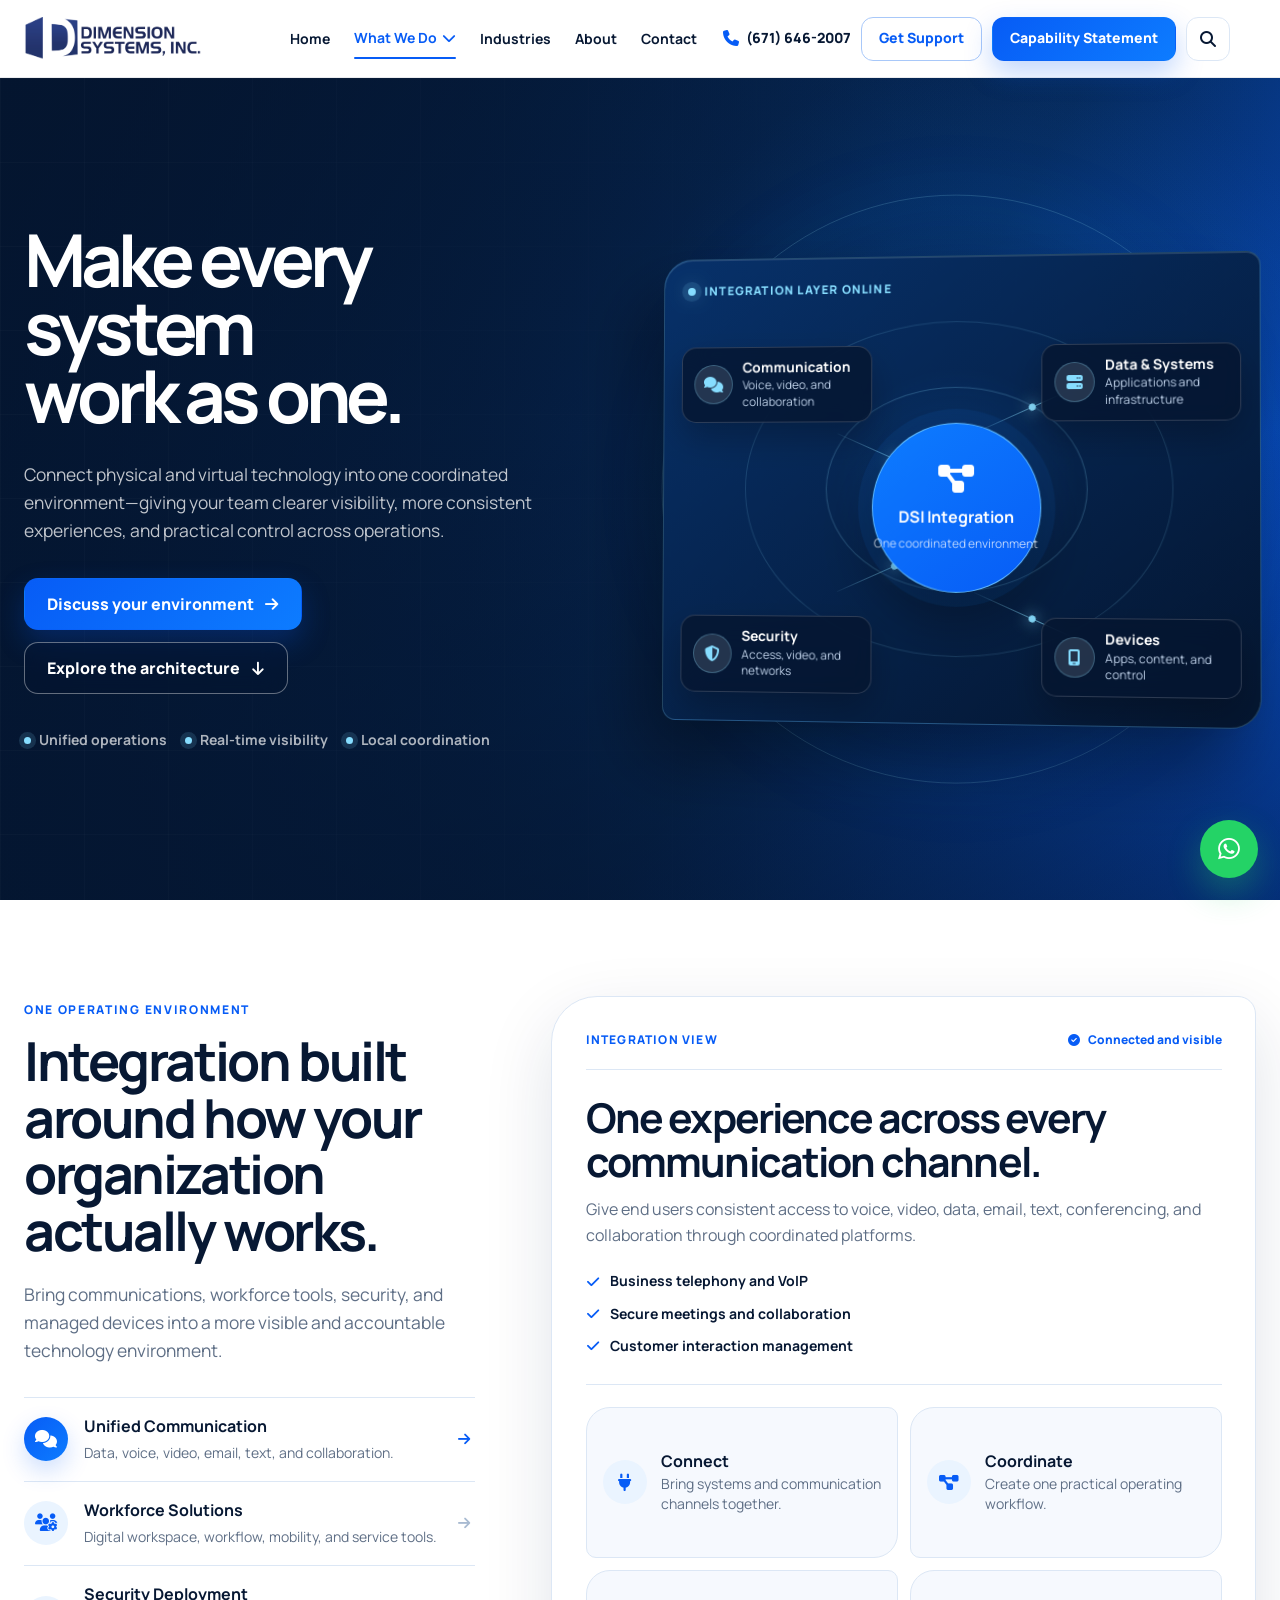
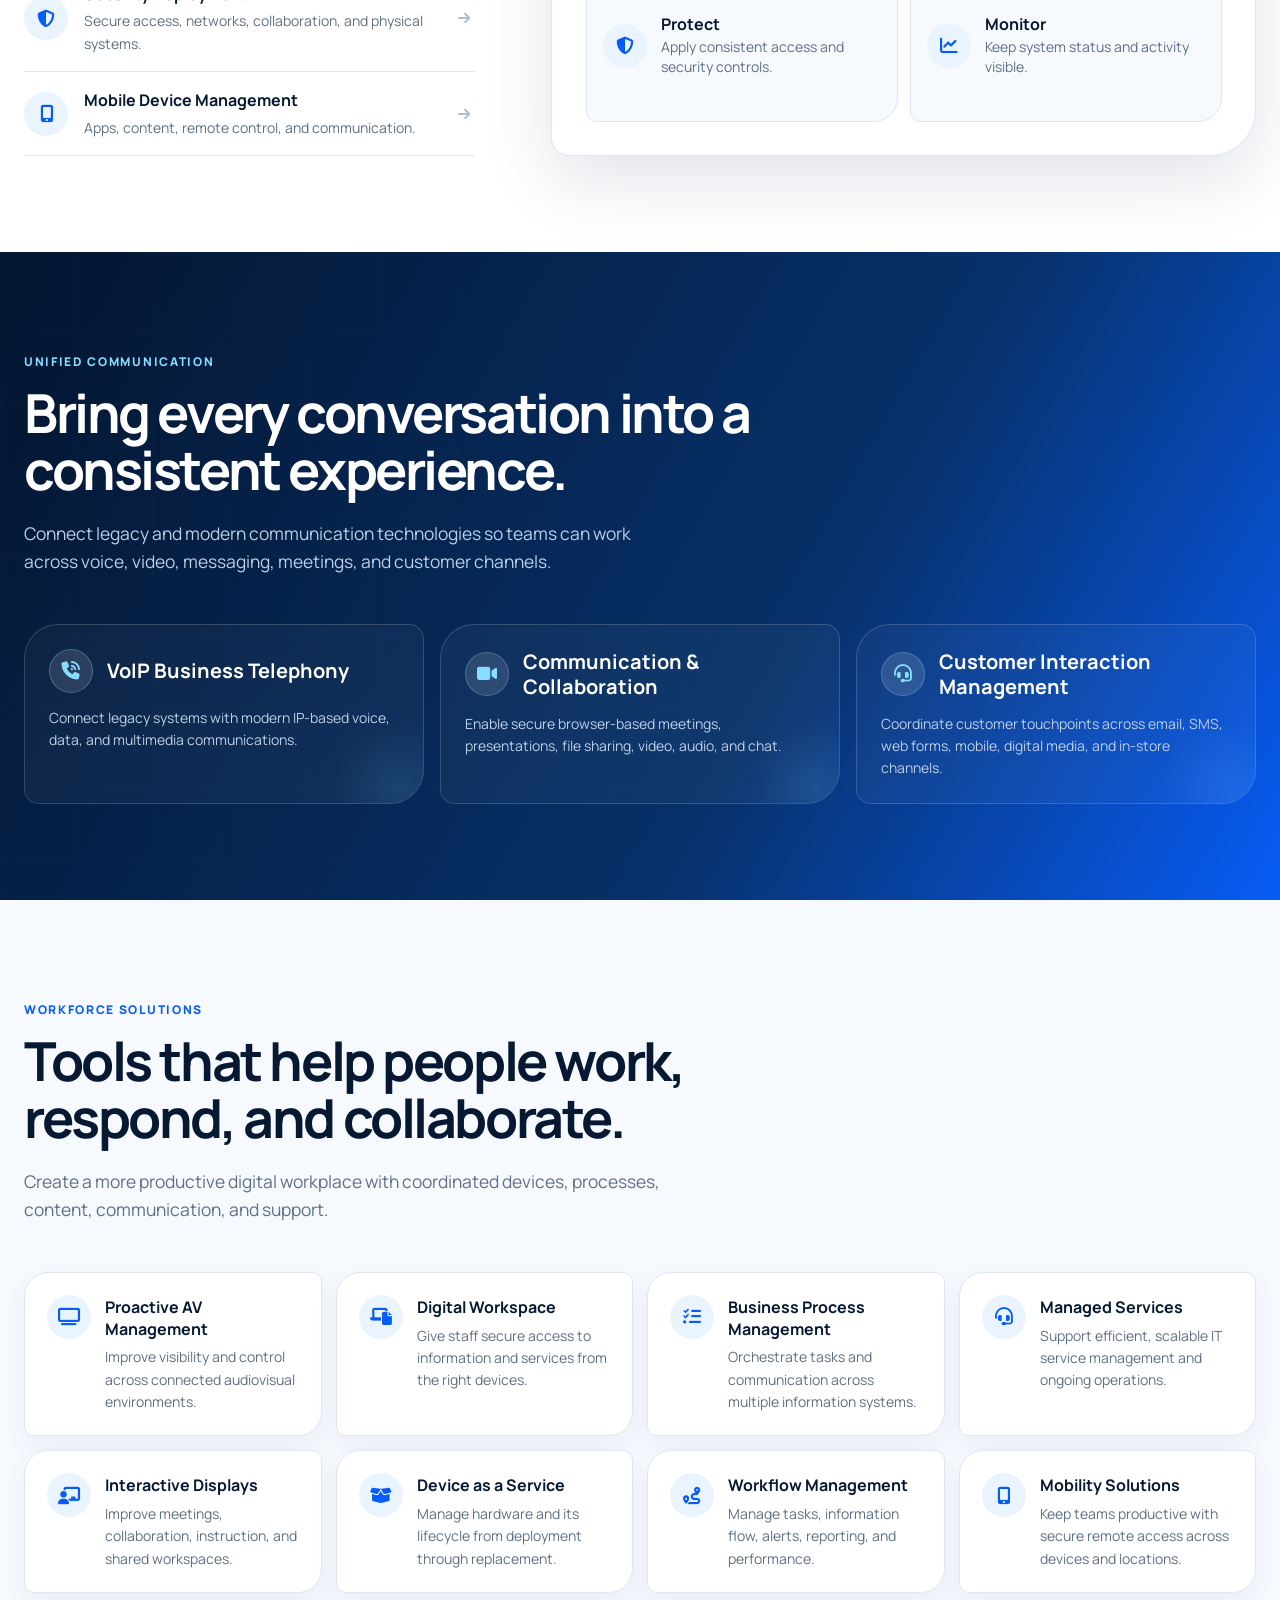
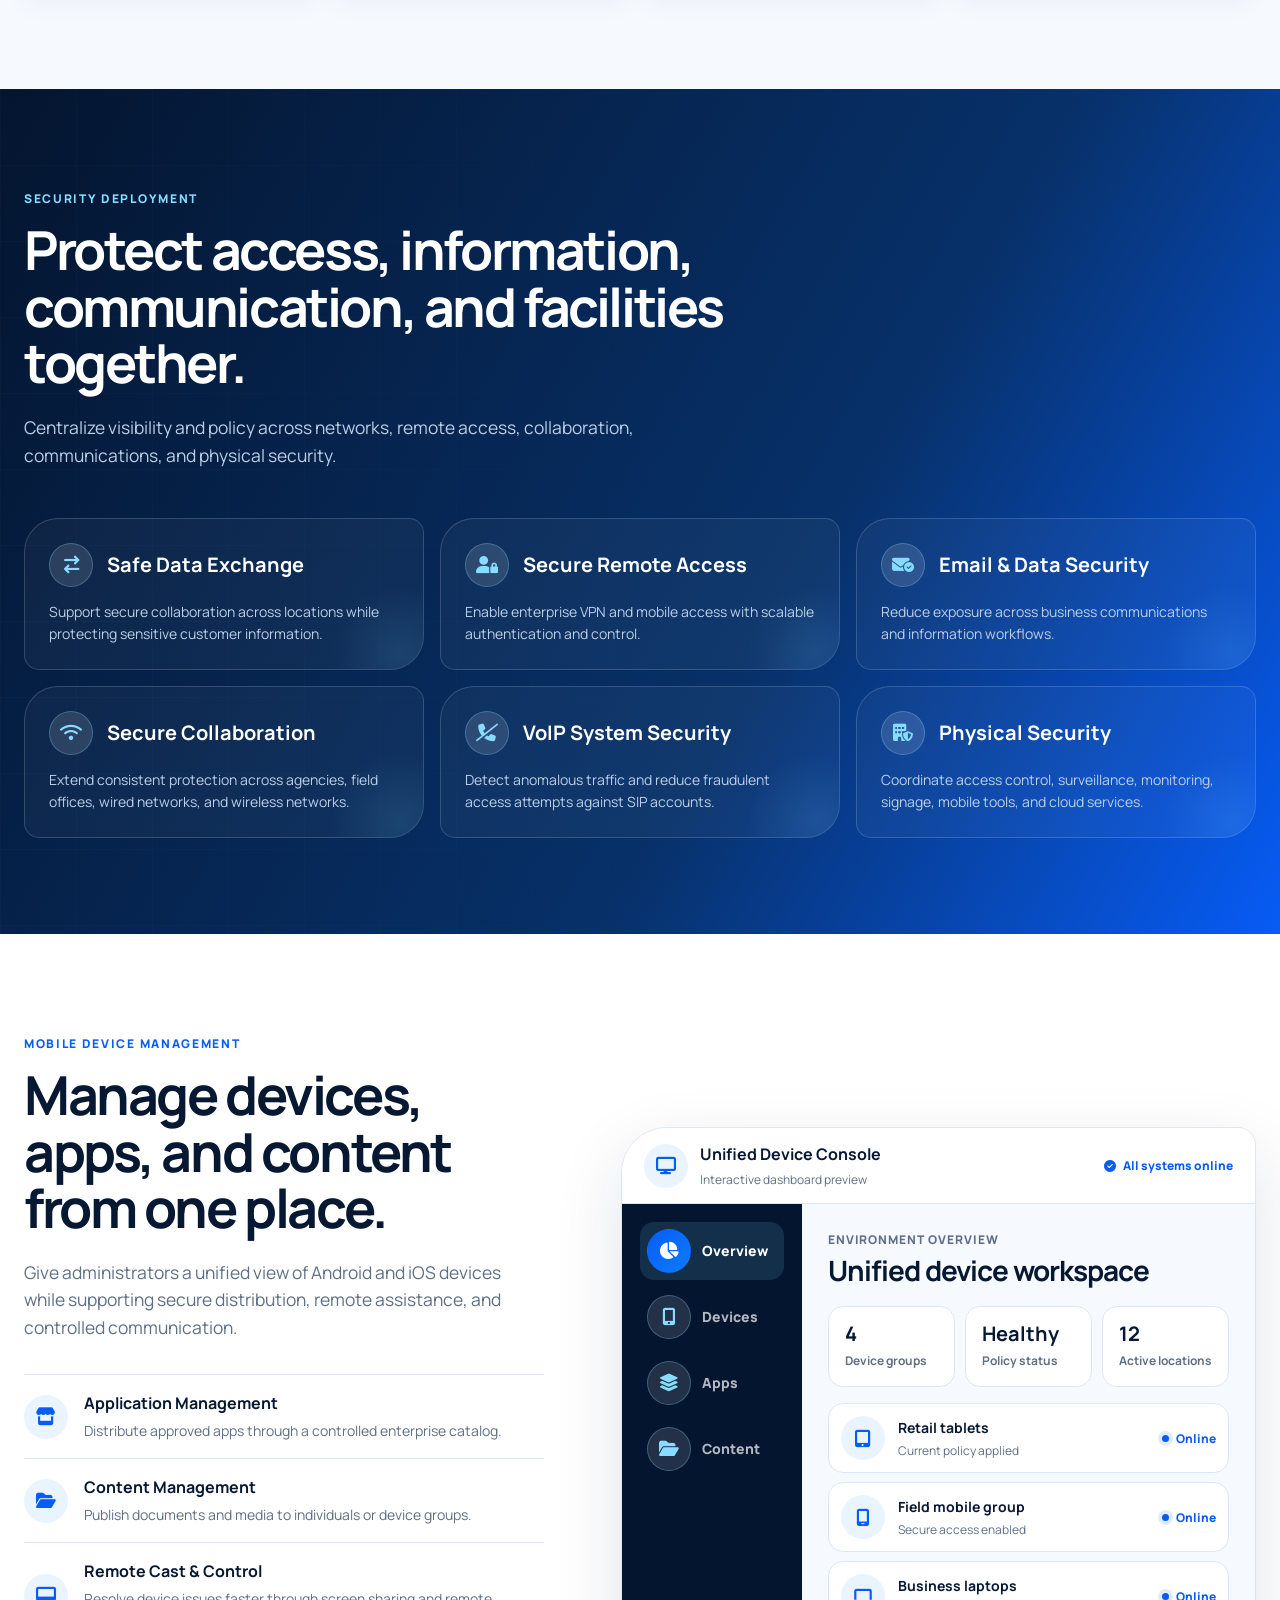
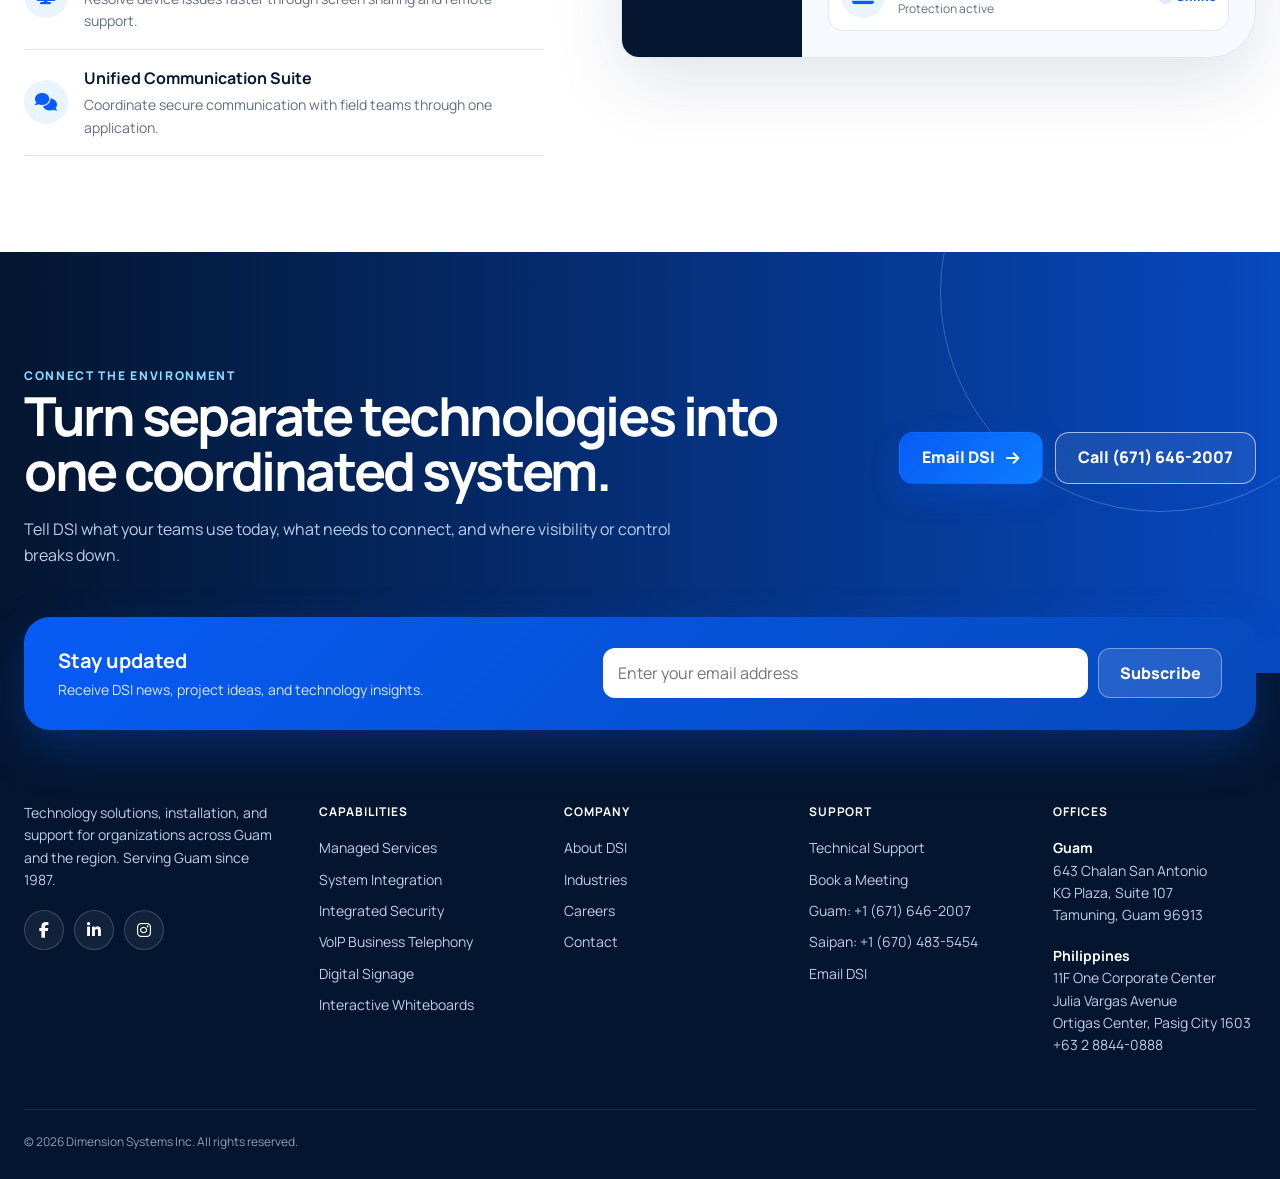
<file: system-integration.html>
<!doctype html>
<html lang="en">
  <head>
    <meta charset="utf-8" />
    <meta name="viewport" content="width=device-width, initial-scale=1" />
    <meta
      name="description"
      content="System integration services from Dimension Systems connect communications, workforce technology, security, devices, and infrastructure into one coordinated environment."
    />
    <title>System Integration | Dimension Systems Inc.</title>
    <link rel="preconnect" href="https://fonts.googleapis.com" />
    <link rel="preconnect" href="https://fonts.gstatic.com" crossorigin />
    <link
      href="https://fonts.googleapis.com/css2?family=Manrope:wght@400;500;600;700;800&display=swap"
      rel="stylesheet"
    />
    <link
      rel="stylesheet"
      href="https://cdnjs.cloudflare.com/ajax/libs/font-awesome/6.7.2/css/all.min.css"
      referrerpolicy="no-referrer"
    />
    <link rel="stylesheet" href="css/dsi-site.css" />
    <style>
      /* =========================================================
         SYSTEM INTEGRATION — page-only components
         Hero layout, headings, dark cards, CTA and footer come from
         css/dsi-site.css. Values below use the shared tokens only.
         ========================================================= */

      /* Hero: no photo, animated integration diagram in place of the card */
      .page-hero--plain {
        background:
          radial-gradient(
            circle at 78% 42%,
            rgba(13, 124, 255, 0.28),
            transparent 34%
          ),
          var(--dsi-gradient-dark);
      }
      .page-hero--plain .page-hero__inner {
        grid-template-columns: minmax(0, 0.95fr) minmax(0, 1.05fr);
      }
      .integration-scene {
        position: relative;
        min-width: 0;
        min-height: 540px;
        perspective: 1300px;
      }
      .integration-scene .page-hero__glow {
        width: min(118%, 46vw, 820px);
      }
      .integration-board {
        position: absolute;
        z-index: 1;
        top: 50%;
        left: 50%;
        width: min(100%, 660px);
        aspect-ratio: 1.28 / 1;
        border: 1px solid rgba(134, 221, 255, 0.24);
        border-radius: 30px 14px 30px 14px;
        background:
          radial-gradient(
            circle at center,
            rgba(13, 124, 255, 0.18),
            transparent 32%
          ),
          linear-gradient(145deg, var(--dsi-dark-2), var(--dsi-dark));
        box-shadow:
          -24px 38px 70px rgba(0, 0, 0, 0.36),
          inset 0 1px rgba(255, 255, 255, 0.12);
        transform: translate(-50%, -50%) rotateY(-5deg) rotateX(1deg);
        transform-style: preserve-3d;
        transition: transform 0.18s;
      }
      .integration-board::before,
      .integration-board::after {
        content: "";
        position: absolute;
        inset: 14%;
        border: 1px solid rgba(134, 221, 255, 0.15);
        border-radius: 50%;
      }
      .integration-board::after {
        inset: 28%;
        border-color: rgba(134, 221, 255, 0.23);
      }
      .scene-status {
        position: absolute;
        z-index: 5;
        top: 22px;
        left: 24px;
        display: flex;
        align-items: center;
        gap: 9px;
        color: var(--dsi-on-dark-accent);
        font-size: var(--fs-xs);
        font-weight: 800;
        letter-spacing: 0.1em;
        text-transform: uppercase;
      }
      .status-dot {
        width: 8px;
        height: 8px;
        border-radius: 50%;
        background: var(--dsi-on-dark-accent);
        box-shadow:
          0 0 0 6px rgba(134, 221, 255, 0.12),
          0 0 18px rgba(134, 221, 255, 0.6);
      }
      .hub {
        position: absolute;
        z-index: 4;
        top: 54%;
        left: 50%;
        display: grid;
        width: 170px;
        height: 170px;
        place-items: center;
        border: 1px solid rgba(134, 221, 255, 0.68);
        border-radius: 50%;
        background: linear-gradient(145deg, var(--dsi-blue-2), var(--dsi-blue));
        box-shadow:
          0 0 0 14px rgba(13, 124, 255, 0.08),
          0 26px 60px rgba(0, 0, 0, 0.34);
        transform: translate(-50%, -50%);
      }
      .hub-inner {
        text-align: center;
      }
      .hub-inner > i {
        margin: 0 auto 10px;
        font-size: 2rem;
      }
      .hub strong,
      .hub small {
        display: block;
      }
      .hub strong {
        font-size: var(--fs-base);
      }
      .hub small {
        margin-top: 4px;
        color: rgba(255, 255, 255, 0.72);
        font-size: var(--fs-xs);
      }
      .node {
        position: absolute;
        z-index: 3;
        display: grid;
        width: 196px;
        grid-template-columns: 40px minmax(0, 1fr);
        align-items: center;
        gap: 10px;
        padding: 12px;
        border: 1px solid var(--dsi-on-dark-line);
        border-radius: 15px;
        background: rgba(4, 21, 47, 0.8);
        box-shadow: 0 16px 34px rgba(0, 0, 0, 0.24);
        backdrop-filter: blur(14px);
      }
      .node .icon-circle {
        width: 40px;
        height: 40px;
        flex-basis: 40px;
      }
      .node .icon-circle > i {
        font-size: 1rem;
      }
      .node > div {
        min-width: 0;
      }
      .node strong,
      .node small {
        display: block;
      }
      .node strong {
        font-size: var(--fs-sm);
        line-height: 1.2;
      }
      .node small {
        margin-top: 2px;
        color: var(--dsi-on-dark-muted);
        font-size: var(--fs-xs);
        line-height: 1.35;
      }
      .node--voice {
        top: 19%;
        left: 3%;
      }
      .node--data {
        top: 19%;
        right: 3%;
      }
      .node--security {
        bottom: 6%;
        left: 3%;
      }
      .node--devices {
        right: 3%;
        bottom: 6%;
      }
      /* animated signal dots travelling along each connector */
      .connector {
        position: absolute;
        z-index: 1;
        height: 1px;
        background: linear-gradient(
          90deg,
          rgba(134, 221, 255, 0.05),
          rgba(134, 221, 255, 0.62),
          rgba(134, 221, 255, 0.05)
        );
        transform-origin: left center;
      }
      .connector::after {
        content: "";
        position: absolute;
        top: -3px;
        left: 42%;
        width: 7px;
        height: 7px;
        border-radius: 50%;
        background: var(--dsi-on-dark-accent);
        box-shadow: 0 0 14px var(--dsi-on-dark-accent);
        animation: signal 3s linear infinite;
      }
      .connector--one {
        top: 38%;
        left: 30%;
        width: 24%;
        transform: rotate(24deg);
      }
      .connector--two {
        top: 38%;
        left: 53%;
        width: 24%;
        transform: rotate(-24deg);
      }
      .connector--three {
        top: 72%;
        left: 30%;
        width: 24%;
        transform: rotate(-24deg);
      }
      .connector--four {
        top: 72%;
        left: 53%;
        width: 24%;
        transform: rotate(24deg);
      }
      @keyframes signal {
        from {
          left: 8%;
        }
        to {
          left: 92%;
        }
      }

      /* Integration view (tabs + stage) ---------------------------- */
      .architecture-layout {
        display: grid;
        grid-template-columns: minmax(340px, 0.78fr) minmax(0, 1.22fr);
        align-items: stretch;
        gap: clamp(48px, 6vw, 92px);
      }
      .architecture-tabs {
        display: grid;
        margin-top: 32px;
        border-top: 1px solid var(--dsi-line);
      }
      .architecture-tab {
        display: grid;
        grid-template-columns: 44px minmax(0, 1fr) 18px;
        align-items: center;
        gap: 16px;
        padding: 16px 0;
        border: 0;
        border-bottom: 1px solid var(--dsi-line);
        color: var(--dsi-ink);
        background: transparent;
        text-align: left;
      }
      .architecture-tab > span:nth-child(2) {
        min-width: 0;
      }
      .architecture-tab strong,
      .architecture-tab small {
        display: block;
      }
      .architecture-tab strong {
        font-size: var(--fs-base);
      }
      .architecture-tab small {
        margin-top: 3px;
        color: var(--dsi-muted);
        font-size: var(--fs-sm);
      }
      .architecture-tab > i {
        color: #a8bad1;
        font-size: var(--fs-sm);
        transition:
          color 0.2s ease,
          transform 0.2s ease;
      }
      .architecture-tab:hover > i {
        transform: translateX(3px);
      }
      .architecture-tab.is-active .icon-circle {
        color: #fff;
        background: var(--dsi-gradient-primary);
        box-shadow: 0 10px 24px rgba(7, 92, 246, 0.2);
      }
      .architecture-tab.is-active > i {
        color: var(--dsi-blue);
      }
      .architecture-stage {
        display: grid;
        grid-template-rows: auto auto minmax(0, 1fr);
        padding: clamp(24px, 2.6vw, 36px);
        border: 1px solid var(--dsi-line);
        border-radius: 46px 18px 46px 18px;
        background: #fff;
        box-shadow: var(--dsi-shadow);
      }
      .stage-header {
        display: flex;
        align-items: center;
        justify-content: space-between;
        gap: 20px;
        padding-bottom: 20px;
        border-bottom: 1px solid var(--dsi-line);
      }
      .stage-label {
        color: var(--dsi-blue);
        font-size: var(--fs-xs);
        font-weight: 800;
        letter-spacing: 0.1em;
        text-transform: uppercase;
      }
      .stage-state {
        display: inline-flex;
        align-items: center;
        gap: 8px;
        color: var(--dsi-blue);
        font-size: var(--fs-xs);
        font-weight: 800;
      }
      .stage-content {
        padding: 26px 0;
      }
      .stage-content h3 {
        margin: 0;
        font-size: var(--fs-h3);
        line-height: 1.06;
        letter-spacing: -0.045em;
      }
      .stage-content p {
        margin: 14px 0 0;
        color: var(--dsi-muted);
      }
      .stage-list {
        display: grid;
        gap: 10px;
        margin-top: 22px;
      }
      .stage-list span {
        display: flex;
        align-items: center;
        gap: 10px;
        font-size: var(--fs-sm);
        font-weight: 700;
      }
      .stage-list i {
        color: var(--dsi-blue);
      }
      .stage-path {
        display: grid;
        grid-template-columns: repeat(2, minmax(0, 1fr));
        gap: 12px;
        padding-top: 22px;
        border-top: 1px solid var(--dsi-line);
      }
      .stage-path__item {
        display: grid;
        min-width: 0;
        grid-template-columns: 44px minmax(0, 1fr);
        align-items: center;
        gap: 14px;
        padding: 16px;
        border: 1px solid var(--dsi-line);
        border-radius: 24px 10px 24px 10px;
        background: var(--dsi-soft);
      }
      .stage-path__item > div {
        min-width: 0;
      }
      .stage-path__item strong,
      .stage-path__item small {
        display: block;
      }
      .stage-path__item strong {
        font-size: var(--fs-base);
        line-height: 1.25;
      }
      .stage-path__item small {
        margin-top: 3px;
        color: var(--dsi-muted);
        font-size: var(--fs-sm);
        line-height: 1.45;
      }

      /* Dark capability sections (shared gradient + solution cards) - */
      .capability-section {
        position: relative;
        overflow: hidden;
        background: var(--dsi-gradient-dark);
      }
      .capability-section::before {
        content: "";
        position: absolute;
        inset: 0;
        opacity: 0.1;
        background-image:
          linear-gradient(rgba(255, 255, 255, 0.18) 1px, transparent 1px),
          linear-gradient(90deg, rgba(255, 255, 255, 0.18) 1px, transparent 1px);
        background-size: 76px 76px;
        mask-image: linear-gradient(90deg, #000, transparent 70%);
        pointer-events: none;
      }
      .capability-section .container {
        position: relative;
      }
      .capability-section .solution-card p {
        margin-bottom: 0;
      }

      /* Workforce cards (light) ------------------------------------ */
      .workforce-grid {
        display: grid;
        grid-template-columns: repeat(4, minmax(0, 1fr));
        gap: 14px;
      }
      .workforce-card {
        display: grid;
        grid-template-columns: 44px minmax(0, 1fr);
        align-items: start;
        gap: 14px;
        padding: 22px;
        border: 1px solid var(--dsi-line);
        border-radius: 24px 10px 24px 10px;
        background: #fff;
        box-shadow: 0 10px 28px rgba(7, 35, 76, 0.05);
        transition:
          transform 0.25s ease,
          box-shadow 0.25s ease,
          border-color 0.25s ease;
      }
      .workforce-card:hover {
        border-color: #a8c8f9;
        box-shadow: var(--dsi-shadow-soft);
        transform: translateY(-5px);
      }
      .workforce-card > div {
        min-width: 0;
      }
      .workforce-card h3 {
        margin: 2px 0 0;
        font-size: var(--fs-base);
        line-height: 1.35;
      }
      .workforce-card p {
        margin: 6px 0 0;
        color: var(--dsi-muted);
        font-size: var(--fs-sm);
      }

      /* Mobile device management ----------------------------------- */
      .mdm-layout {
        display: grid;
        grid-template-columns: minmax(0, 0.9fr) minmax(460px, 1.1fr);
        align-items: center;
        gap: clamp(48px, 6vw, 92px);
      }
      .mdm-list {
        margin-top: 32px;
        border-top: 1px solid var(--dsi-line);
      }
      .mdm-row {
        display: grid;
        grid-template-columns: 44px minmax(0, 1fr);
        align-items: center;
        gap: 16px;
        padding: 16px 0;
        border-bottom: 1px solid var(--dsi-line);
      }
      .mdm-row > div {
        min-width: 0;
      }
      .mdm-row strong,
      .mdm-row small {
        display: block;
      }
      .mdm-row strong {
        font-size: var(--fs-base);
      }
      .mdm-row small {
        margin-top: 3px;
        color: var(--dsi-muted);
        font-size: var(--fs-sm);
      }
      .mdm-dashboard {
        overflow: hidden;
        border: 1px solid var(--dsi-line);
        border-radius: 46px 18px 46px 18px;
        background: var(--dsi-soft);
        box-shadow: var(--dsi-shadow);
      }
      .dashboard-topbar {
        display: flex;
        min-height: 72px;
        align-items: center;
        justify-content: space-between;
        gap: 20px;
        padding: 14px 22px;
        border-bottom: 1px solid var(--dsi-line);
        background: #fff;
      }
      .dashboard-brand {
        display: flex;
        min-width: 0;
        align-items: center;
        gap: 12px;
      }
      .dashboard-brand > div {
        min-width: 0;
      }
      .dashboard-brand strong,
      .dashboard-brand small {
        display: block;
      }
      .dashboard-brand strong {
        font-size: var(--fs-base);
      }
      .dashboard-brand small {
        margin-top: 2px;
        color: var(--dsi-muted);
        font-size: var(--fs-xs);
      }
      .dashboard-online,
      .dashboard-row-status {
        display: inline-flex;
        align-items: center;
        gap: 7px;
        color: var(--dsi-blue);
        font-size: var(--fs-xs);
        font-weight: 800;
        white-space: nowrap;
      }
      .dashboard-row-status::before {
        content: "";
        width: 7px;
        height: 7px;
        border-radius: 50%;
        background: currentColor;
        box-shadow: 0 0 0 4px rgba(7, 92, 246, 0.12);
      }
      .dashboard-shell {
        display: grid;
        min-height: 428px;
        grid-template-columns: 180px minmax(0, 1fr);
      }
      .dashboard-sidebar {
        display: grid;
        align-content: start;
        gap: 8px;
        padding: 18px;
        background: var(--dsi-dark);
      }
      .dashboard-tab {
        display: grid;
        width: 100%;
        grid-template-columns: 44px minmax(0, 1fr);
        align-items: center;
        gap: 11px;
        padding: 7px;
        border: 0;
        border-radius: 14px;
        color: rgba(255, 255, 255, 0.7);
        background: transparent;
        text-align: left;
        font-size: var(--fs-sm);
        font-weight: 800;
        transition: 0.2s;
      }
      .dashboard-tab:hover,
      .dashboard-tab.is-active {
        color: #fff;
        background: rgba(134, 221, 255, 0.13);
      }
      .dashboard-tab.is-active .icon-circle {
        border-color: transparent;
        color: #fff;
        background: var(--dsi-gradient-primary);
      }
      .dashboard-content {
        min-width: 0;
        padding: 26px;
      }
      .dashboard-eyebrow {
        margin: 0;
        color: var(--dsi-muted);
        font-size: var(--fs-xs);
        font-weight: 800;
        letter-spacing: 0.08em;
        text-transform: uppercase;
      }
      .dashboard-heading {
        margin: 6px 0 0;
        font-size: var(--fs-title-lg);
        line-height: 1.1;
        letter-spacing: -0.035em;
      }
      .dashboard-stats {
        display: grid;
        grid-template-columns: repeat(3, minmax(0, 1fr));
        gap: 10px;
        margin-top: 20px;
      }
      .dashboard-stat {
        min-width: 0;
        padding: 16px;
        border: 1px solid var(--dsi-line);
        border-radius: 15px;
        background: #fff;
      }
      .dashboard-stat strong,
      .dashboard-stat span {
        display: block;
      }
      .dashboard-stat strong {
        font-size: var(--fs-title-sm);
        line-height: 1.1;
      }
      .dashboard-stat span {
        margin-top: 6px;
        color: var(--dsi-muted);
        font-size: var(--fs-xs);
        font-weight: 700;
      }
      .dashboard-rows {
        display: grid;
        gap: 9px;
        margin-top: 16px;
      }
      .dashboard-row {
        display: grid;
        min-width: 0;
        grid-template-columns: 44px minmax(0, 1fr) auto;
        align-items: center;
        gap: 13px;
        padding: 12px;
        border: 1px solid var(--dsi-line);
        border-radius: 15px;
        background: #fff;
      }
      .dashboard-row > div {
        min-width: 0;
      }
      .dashboard-row strong,
      .dashboard-row small {
        display: block;
      }
      .dashboard-row strong {
        font-size: var(--fs-sm);
      }
      .dashboard-row small {
        margin-top: 2px;
        color: var(--dsi-muted);
        font-size: var(--fs-xs);
      }

      /* System Integration responsive (shared breakpoints) ---------- */
      @media (max-width: 1180px) {
        .page-hero--plain .page-hero__inner {
          grid-template-columns: minmax(0, 1fr) minmax(0, 1fr);
        }
        .integration-scene {
          min-height: 460px;
        }
        .node {
          width: 168px;
        }
        .node small {
          display: none;
        }
        .hub {
          width: 140px;
          height: 140px;
        }
        .architecture-layout,
        .mdm-layout {
          grid-template-columns: 1fr;
        }
        .workforce-grid {
          grid-template-columns: repeat(2, minmax(0, 1fr));
        }
      }

      @media (max-width: 900px) {
        .page-hero--plain .page-hero__inner {
          display: flex;
        }
        /* diagram hidden; rings stay as a background accent, like other pages */
        .integration-scene {
          position: absolute;
          inset: 0;
          min-height: 0;
          pointer-events: none;
        }
        .integration-board {
          display: none;
        }
        .integration-scene .page-hero__glow {
          left: auto;
          right: -22%;
          width: 75vw;
          transform: translateY(-50%);
        }
      }

      @media (max-width: 640px) {
        .architecture-stage {
          padding: 22px;
          border-radius: 30px 12px 30px 12px;
        }
        .stage-header {
          align-items: flex-start;
          flex-direction: column;
          gap: 8px;
        }
        .architecture-tab {
          grid-template-columns: 44px minmax(0, 1fr) 14px;
          gap: 14px;
        }
        .stage-path {
          grid-template-columns: 1fr;
        }
        .workforce-grid {
          grid-template-columns: 1fr;
          gap: 0;
          border-top: 1px solid var(--dsi-line);
        }
        /* compact list on phones */
        .workforce-card {
          padding: 16px 0;
          border: 0;
          border-bottom: 1px solid var(--dsi-line);
          border-radius: 0;
          background: transparent;
          box-shadow: none;
        }
        .workforce-card:hover {
          box-shadow: none;
          transform: none;
        }
        .mdm-dashboard {
          border-radius: 30px 12px 30px 12px;
        }
        .dashboard-topbar {
          align-items: flex-start;
          flex-direction: column;
          gap: 10px;
        }
        .dashboard-shell {
          grid-template-columns: 1fr;
          min-height: 0;
        }
        .dashboard-sidebar {
          grid-template-columns: repeat(4, minmax(0, 1fr));
          gap: 6px;
          padding: 10px;
        }
        .dashboard-tab {
          display: flex;
          justify-content: center;
          padding: 5px;
        }
        .dashboard-tab > span:last-child {
          display: none;
        }
        .dashboard-content {
          padding: 18px;
        }
        .dashboard-stats {
          gap: 8px;
        }
        .dashboard-stat {
          padding: 12px;
        }
        .dashboard-row {
          grid-template-columns: 44px minmax(0, 1fr);
        }
        .dashboard-row-status {
          grid-column: 2;
        }
      }

      @media (prefers-reduced-motion: reduce) {
        .connector::after {
          animation: none;
        }
      }
    </style>
  </head>
  <body>
    <a class="skip-link" href="#main-content">Skip to main content</a>
    <header class="site-header" aria-label="Main navigation">
      <div class="container header-inner">
        <a
          class="brand"
          href="index.html"
          aria-label="Dimension Systems Inc. home"
        >
          <img
            src="./image/dsi-logo-3600.png"
            alt="Dimension Systems Inc."
            class="brand-logo"
            loading="eager"
            decoding="async"
          />
        </a>

        <nav class="desktop-nav" aria-label="Desktop navigation">
          <ul>
            <li><a href="index.html">Home</a></li>

            <li class="nav-dropdown is-current">
              <button type="button" aria-haspopup="true">
                What We Do
                <i class="fa-solid fa-chevron-down" aria-hidden="true"></i>
              </button>
              <div class="nav-dropdown-menu">
                <a href="managed-services.html">Managed Services</a>
                <a aria-current="page" href="system-integration.html"
                  >System Integration</a
                >
                <a href="integrated-security-systems.html"
                  >Integrated Security Systems</a
                >
                <a href="voip-business-telephony.html"
                  >VoIP Business Telephony</a
                >
                <a href="digital-signage.html">Digital Signage</a>
                <a href="whiteboard-solutions.html">Interactive Whiteboards</a>
              </div>
            </li>
            <li>
              <a href="industries.html">Industries</a>
            </li>
            <li><a href="about.html">About</a></li>
            <li><a href="index.html#contact">Contact</a></li>
          </ul>
        </nav>

        <div class="desktop-actions">
          <a class="header-phone" href="tel:+16716462007"
            ><i class="fa-solid fa-phone" aria-hidden="true"></i> (671)
            646-2007</a
          >
          <a class="btn btn--outline" href="support.html">Get Support</a>
          <button
            class="btn btn--primary"
            type="button"
            data-open-modal="consultation"
          >
            Capability Statement
          </button>
          <div class="nav-search">
            <button
              class="nav-search-toggle"
              type="button"
              aria-label="Open search"
              aria-expanded="false"
              aria-controls="desktop-search-form"
            >
              <i class="fa-solid fa-magnifying-glass" aria-hidden="true"></i>
            </button>
            <form
              class="nav-search-form"
              id="desktop-search-form"
              role="search"
              action="support.html"
              method="get"
            >
              <input
                type="search"
                name="s"
                aria-label="Search Dimension Systems"
                placeholder="Search our website"
                autocomplete="off"
                required
              />
              <button
                class="nav-search-submit"
                type="submit"
                aria-label="Search"
              >
                <i class="fa-solid fa-magnifying-glass" aria-hidden="true"></i>
              </button>
            </form>
          </div>
        </div>

        <div class="header-actions">
          <button
            class="nav-toggle"
            type="button"
            aria-label="Open menu"
            aria-expanded="false"
            aria-controls="mobile-menu"
          >
            <i class="fa-solid fa-bars" aria-hidden="true"></i>
          </button>
        </div>
      </div>

      <nav class="mobile-nav" id="mobile-menu" aria-label="Mobile navigation">
        <a href="index.html">Home</a>

        <a href="index.html#solutions">What We Do</a>
        <div class="mobile-sub">
          <a href="managed-services.html">Managed Services</a>
          <a aria-current="page" href="system-integration.html"
            >System Integration</a
          >
          <a href="integrated-security-systems.html">Integrated Security</a>
          <a href="voip-business-telephony.html"> VoIP Telephony</a>
          <a href="digital-signage.html"> Digital Signage</a>
          <a href="whiteboard-solutions.html">Interactive Whiteboards</a>
        </div>
        <a href="industries.html">Industries</a>
        <a href="about.html">About</a>
        <a href="index.html#contact">Contact</a>
        <div class="mobile-nav-actions">
          <a class="btn btn--outline" href="tel:+16716462007">Call DSI</a>
          <a class="btn btn--outline" href="support.html">Get Support</a>
          <button
            class="btn btn--primary"
            type="button"
            data-open-modal="consultation"
          >
            Capability Statement
          </button>
        </div>
        <form
          class="mobile-search-form"
          role="search"
          action="support.html"
          method="get"
        >
          <input
            type="search"
            name="s"
            aria-label="Search Dimension Systems"
            placeholder="Search our website"
            autocomplete="off"
            required
          />
          <button class="nav-search-submit" type="submit">
            <i class="fa-solid fa-magnifying-glass" aria-hidden="true"></i>
            Search
          </button>
        </form>
      </nav>
    </header>
    <main id="main-content">
      <section class="page-hero page-hero--plain section--dark" id="top">
        <div class="page-hero__media" aria-hidden="true"></div>
        <div class="container page-hero__inner">
          <div class="page-hero__copy">
            <h1>Make every system work as one.</h1>
            <p class="page-hero__lead">
              Connect physical and virtual technology into one coordinated
              environment—giving your team clearer visibility, more consistent
              experiences, and practical control across operations.
            </p>
            <div class="page-hero__actions">
              <a class="btn btn--primary" href="#contact"
                >Discuss your environment
                <i class="fa-solid fa-arrow-right" aria-hidden="true"></i
              ></a>
              <a class="btn btn--glass" href="#architecture"
                >Explore the architecture
                <i class="fa-solid fa-arrow-down" aria-hidden="true"></i
              ></a>
            </div>
            <div class="page-hero__tags" aria-label="Integration strengths">
              <span>Unified operations</span>
              <span>Real-time visibility</span>
              <span>Local coordination</span>
            </div>
          </div>
          <div class="integration-scene" data-tilt-wrap>
            <div class="page-hero__glow" aria-hidden="true"></div>
            <div class="integration-board" data-tilt-panel>
              <div class="scene-status">
                <span class="status-dot"></span> Integration layer online
              </div>
              <span class="connector connector--one"></span
              ><span class="connector connector--two"></span
              ><span class="connector connector--three"></span
              ><span class="connector connector--four"></span>
              <div class="hub">
                <div class="hub-inner">
                  <i class="fa-solid fa-diagram-project"></i
                  ><strong>DSI Integration</strong
                  ><small>One coordinated environment</small>
                </div>
              </div>
              <article class="node node--voice">
                <span class="icon-circle icon-circle--dark"
                  ><i class="fa-solid fa-comments"></i
                ></span>
                <div>
                  <strong>Communication</strong
                  ><small>Voice, video, and collaboration</small>
                </div>
              </article>
              <article class="node node--data">
                <span class="icon-circle icon-circle--dark"
                  ><i class="fa-solid fa-server"></i
                ></span>
                <div>
                  <strong>Data & Systems</strong
                  ><small>Applications and infrastructure</small>
                </div>
              </article>
              <article class="node node--security">
                <span class="icon-circle icon-circle--dark"
                  ><i class="fa-solid fa-shield-halved"></i
                ></span>
                <div>
                  <strong>Security</strong
                  ><small>Access, video, and networks</small>
                </div>
              </article>
              <article class="node node--devices">
                <span class="icon-circle icon-circle--dark"
                  ><i class="fa-solid fa-mobile-screen"></i
                ></span>
                <div>
                  <strong>Devices</strong
                  ><small>Apps, content, and control</small>
                </div>
              </article>
            </div>
          </div>
        </div>
      </section>

      <section class="section" id="architecture">
        <div class="container architecture-layout">
          <div>
            <p class="section-kicker">One operating environment</p>
            <h2 class="section-title">
              Integration built around how your organization actually works.
            </h2>
            <p class="section-copy">
              Bring communications, workforce tools, security, and managed
              devices into a more visible and accountable technology
              environment.
            </p>
            <div class="architecture-tabs">
              <button
                class="architecture-tab is-active"
                type="button"
                data-architecture="communication"
              >
                <span class="icon-circle"
                  ><i class="fa-solid fa-comments"></i></span
                ><span
                  ><strong>Unified Communication</strong
                  ><small
                    >Data, voice, video, email, text, and collaboration.</small
                  ></span
                ><i class="fa-solid fa-arrow-right"></i>
              </button>
              <button
                class="architecture-tab"
                type="button"
                data-architecture="workforce"
              >
                <span class="icon-circle"
                  ><i class="fa-solid fa-users-gear"></i></span
                ><span
                  ><strong>Workforce Solutions</strong
                  ><small
                    >Digital workspace, workflow, mobility, and service
                    tools.</small
                  ></span
                ><i class="fa-solid fa-arrow-right"></i>
              </button>
              <button
                class="architecture-tab"
                type="button"
                data-architecture="security"
              >
                <span class="icon-circle"
                  ><i class="fa-solid fa-shield-halved"></i></span
                ><span
                  ><strong>Security Deployment</strong
                  ><small
                    >Secure access, networks, collaboration, and physical
                    systems.</small
                  ></span
                ><i class="fa-solid fa-arrow-right"></i>
              </button>
              <button
                class="architecture-tab"
                type="button"
                data-architecture="devices"
              >
                <span class="icon-circle"
                  ><i class="fa-solid fa-mobile-screen-button"></i></span
                ><span
                  ><strong>Mobile Device Management</strong
                  ><small
                    >Apps, content, remote control, and communication.</small
                  ></span
                ><i class="fa-solid fa-arrow-right"></i>
              </button>
            </div>
          </div>
          <div class="architecture-stage">
            <div class="stage-header">
              <span class="stage-label">Integration view</span
              ><span class="stage-state"
                ><i class="fa-solid fa-circle-check"></i> Connected and
                visible</span
              >
            </div>
            <div class="stage-content">
              <div>
                <h3 id="stage-title">
                  One experience across every communication channel.
                </h3>
                <p id="stage-copy">
                  Give end users consistent access to voice, video, data, email,
                  text, conferencing, and collaboration through coordinated
                  platforms.
                </p>
                <div class="stage-list" id="stage-list">
                  <span
                    ><i class="fa-solid fa-check"></i> Business telephony and
                    VoIP</span
                  ><span
                    ><i class="fa-solid fa-check"></i> Secure meetings and
                    collaboration</span
                  ><span
                    ><i class="fa-solid fa-check"></i> Customer interaction
                    management</span
                  >
                </div>
              </div>
            </div>
            <div class="stage-path" aria-label="Integrated technology workflow">
              <article class="stage-path__item">
                <span class="icon-circle"
                  ><i class="fa-solid fa-plug"></i
                ></span>
                <div>
                  <strong>Connect</strong
                  ><small
                    >Bring systems and communication channels together.</small
                  >
                </div>
              </article>
              <article class="stage-path__item">
                <span class="icon-circle"
                  ><i class="fa-solid fa-diagram-project"></i
                ></span>
                <div>
                  <strong>Coordinate</strong
                  ><small>Create one practical operating workflow.</small>
                </div>
              </article>
              <article class="stage-path__item">
                <span class="icon-circle"
                  ><i class="fa-solid fa-shield-halved"></i
                ></span>
                <div>
                  <strong>Protect</strong
                  ><small>Apply consistent access and security controls.</small>
                </div>
              </article>
              <article class="stage-path__item">
                <span class="icon-circle"
                  ><i class="fa-solid fa-chart-line"></i
                ></span>
                <div>
                  <strong>Monitor</strong
                  ><small>Keep system status and activity visible.</small>
                </div>
              </article>
            </div>
          </div>
        </div>
      </section>

      <section
        class="section section--dark capability-section"
        id="communication"
      >
        <div class="container">
          <div class="section-head">
            <p class="section-kicker">Unified Communication</p>
            <h2 class="section-title">
              Bring every conversation into a consistent experience.
            </h2>
            <p class="section-copy">
              Connect legacy and modern communication technologies so teams can
              work across voice, video, messaging, meetings, and customer
              channels.
            </p>
          </div>
          <div class="solutions-grid">
            <article class="solution-card">
              <div class="solution-card__heading">
                <span class="icon-circle icon-circle--dark" aria-hidden="true"
                  ><i class="fa-solid fa-phone-volume"></i
                ></span>
                <h3>VoIP Business Telephony</h3>
              </div>
              <p>
                Connect legacy systems with modern IP-based voice, data, and
                multimedia communications.
              </p>
            </article>
            <article class="solution-card">
              <div class="solution-card__heading">
                <span class="icon-circle icon-circle--dark" aria-hidden="true"
                  ><i class="fa-solid fa-video"></i
                ></span>
                <h3>Communication & Collaboration</h3>
              </div>
              <p>
                Enable secure browser-based meetings, presentations, file
                sharing, video, audio, and chat.
              </p>
            </article>
            <article class="solution-card">
              <div class="solution-card__heading">
                <span class="icon-circle icon-circle--dark" aria-hidden="true"
                  ><i class="fa-solid fa-headset"></i
                ></span>
                <h3>Customer Interaction Management</h3>
              </div>
              <p>
                Coordinate customer touchpoints across email, SMS, web forms,
                mobile, digital media, and in-store channels.
              </p>
            </article>
          </div>
        </div>
      </section>

      <section class="section section--soft" id="workforce">
        <div class="container">
          <div class="section-head">
            <p class="section-kicker">Workforce Solutions</p>
            <h2 class="section-title">
              Tools that help people work, respond, and collaborate.
            </h2>
            <p class="section-copy">
              Create a more productive digital workplace with coordinated
              devices, processes, content, communication, and support.
            </p>
          </div>
          <div class="workforce-grid">
            <article class="workforce-card">
              <span class="icon-circle"><i class="fa-solid fa-tv"></i></span>
              <div>
                <h3>Proactive AV Management</h3>
                <p>
                  Improve visibility and control across connected audiovisual
                  environments.
                </p>
              </div>
            </article>
            <article class="workforce-card">
              <span class="icon-circle"
                ><i class="fa-solid fa-laptop-file"></i
              ></span>
              <div>
                <h3>Digital Workspace</h3>
                <p>
                  Give staff secure access to information and services from the
                  right devices.
                </p>
              </div>
            </article>
            <article class="workforce-card">
              <span class="icon-circle"
                ><i class="fa-solid fa-list-check"></i
              ></span>
              <div>
                <h3>Business Process Management</h3>
                <p>
                  Orchestrate tasks and communication across multiple
                  information systems.
                </p>
              </div>
            </article>
            <article class="workforce-card">
              <span class="icon-circle"
                ><i class="fa-solid fa-headset"></i
              ></span>
              <div>
                <h3>Managed Services</h3>
                <p>
                  Support efficient, scalable IT service management and ongoing
                  operations.
                </p>
              </div>
            </article>
            <article class="workforce-card">
              <span class="icon-circle"
                ><i class="fa-solid fa-chalkboard-user"></i
              ></span>
              <div>
                <h3>Interactive Displays</h3>
                <p>
                  Improve meetings, collaboration, instruction, and shared
                  workspaces.
                </p>
              </div>
            </article>
            <article class="workforce-card">
              <span class="icon-circle"
                ><i class="fa-solid fa-box-open"></i
              ></span>
              <div>
                <h3>Device as a Service</h3>
                <p>
                  Manage hardware and its lifecycle from deployment through
                  replacement.
                </p>
              </div>
            </article>
            <article class="workforce-card">
              <span class="icon-circle"><i class="fa-solid fa-route"></i></span>
              <div>
                <h3>Workflow Management</h3>
                <p>
                  Manage tasks, information flow, alerts, reporting, and
                  performance.
                </p>
              </div>
            </article>
            <article class="workforce-card">
              <span class="icon-circle"
                ><i class="fa-solid fa-mobile-screen-button"></i
              ></span>
              <div>
                <h3>Mobility Solutions</h3>
                <p>
                  Keep teams productive with secure remote access across devices
                  and locations.
                </p>
              </div>
            </article>
          </div>
        </div>
      </section>

      <section class="section section--dark capability-section" id="security">
        <div class="container">
          <div class="section-head">
            <p class="section-kicker">Security Deployment</p>
            <h2 class="section-title">
              Protect access, information, communication, and facilities
              together.
            </h2>
            <p class="section-copy">
              Centralize visibility and policy across networks, remote access,
              collaboration, communications, and physical security.
            </p>
          </div>
          <div class="solutions-grid">
            <article class="solution-card">
              <div class="solution-card__heading">
                <span class="icon-circle icon-circle--dark" aria-hidden="true"
                  ><i class="fa-solid fa-arrow-right-arrow-left"></i
                ></span>
                <h3>Safe Data Exchange</h3>
              </div>
              <p>
                Support secure collaboration across locations while protecting
                sensitive customer information.
              </p>
            </article>
            <article class="solution-card">
              <div class="solution-card__heading">
                <span class="icon-circle icon-circle--dark" aria-hidden="true"
                  ><i class="fa-solid fa-user-lock"></i
                ></span>
                <h3>Secure Remote Access</h3>
              </div>
              <p>
                Enable enterprise VPN and mobile access with scalable
                authentication and control.
              </p>
            </article>
            <article class="solution-card">
              <div class="solution-card__heading">
                <span class="icon-circle icon-circle--dark" aria-hidden="true"
                  ><i class="fa-solid fa-envelope-circle-check"></i
                ></span>
                <h3>Email & Data Security</h3>
              </div>
              <p>
                Reduce exposure across business communications and information
                workflows.
              </p>
            </article>
            <article class="solution-card">
              <div class="solution-card__heading">
                <span class="icon-circle icon-circle--dark" aria-hidden="true"
                  ><i class="fa-solid fa-wifi"></i
                ></span>
                <h3>Secure Collaboration</h3>
              </div>
              <p>
                Extend consistent protection across agencies, field offices,
                wired networks, and wireless networks.
              </p>
            </article>
            <article class="solution-card">
              <div class="solution-card__heading">
                <span class="icon-circle icon-circle--dark" aria-hidden="true"
                  ><i class="fa-solid fa-phone-slash"></i
                ></span>
                <h3>VoIP System Security</h3>
              </div>
              <p>
                Detect anomalous traffic and reduce fraudulent access attempts
                against SIP accounts.
              </p>
            </article>
            <article class="solution-card">
              <div class="solution-card__heading">
                <span class="icon-circle icon-circle--dark" aria-hidden="true"
                  ><i class="fa-solid fa-building-shield"></i
                ></span>
                <h3>Physical Security</h3>
              </div>
              <p>
                Coordinate access control, surveillance, monitoring, signage,
                mobile tools, and cloud services.
              </p>
            </article>
          </div>
        </div>
      </section>

      <section class="section" id="devices">
        <div class="container mdm-layout">
          <div>
            <p class="section-kicker">Mobile Device Management</p>
            <h2 class="section-title">
              Manage devices, apps, and content from one place.
            </h2>
            <p class="section-copy">
              Give administrators a unified view of Android and iOS devices
              while supporting secure distribution, remote assistance, and
              controlled communication.
            </p>
            <div class="mdm-list">
              <article class="mdm-row">
                <span class="icon-circle"
                  ><i class="fa-solid fa-store"></i
                ></span>
                <div>
                  <strong>Application Management</strong
                  ><small
                    >Distribute approved apps through a controlled enterprise
                    catalog.</small
                  >
                </div>
              </article>
              <article class="mdm-row">
                <span class="icon-circle"
                  ><i class="fa-solid fa-folder-open"></i
                ></span>
                <div>
                  <strong>Content Management</strong
                  ><small
                    >Publish documents and media to individuals or device
                    groups.</small
                  >
                </div>
              </article>
              <article class="mdm-row">
                <span class="icon-circle"
                  ><i class="fa-solid fa-desktop"></i
                ></span>
                <div>
                  <strong>Remote Cast & Control</strong
                  ><small
                    >Resolve device issues faster through screen sharing and
                    remote support.</small
                  >
                </div>
              </article>
              <article class="mdm-row">
                <span class="icon-circle"
                  ><i class="fa-solid fa-comments"></i
                ></span>
                <div>
                  <strong>Unified Communication Suite</strong
                  ><small
                    >Coordinate secure communication with field teams through
                    one application.</small
                  >
                </div>
              </article>
            </div>
          </div>
          <div class="mdm-dashboard" data-device-dashboard>
            <div class="dashboard-topbar">
              <div class="dashboard-brand">
                <span class="icon-circle"
                  ><i class="fa-solid fa-display"></i
                ></span>
                <div>
                  <strong>Unified Device Console</strong
                  ><small>Interactive dashboard preview</small>
                </div>
              </div>
              <span class="dashboard-online"
                ><i class="fa-solid fa-circle-check"></i> All systems
                online</span
              >
            </div>
            <div class="dashboard-shell">
              <div
                class="dashboard-sidebar"
                role="tablist"
                aria-label="Dashboard views"
              >
                <button
                  class="dashboard-tab is-active"
                  type="button"
                  role="tab"
                  aria-selected="true"
                  data-dashboard-view="overview"
                >
                  <span class="icon-circle icon-circle--dark"
                    ><i class="fa-solid fa-chart-pie"></i></span
                  ><span>Overview</span>
                </button>
                <button
                  class="dashboard-tab"
                  type="button"
                  role="tab"
                  aria-selected="false"
                  data-dashboard-view="devices"
                >
                  <span class="icon-circle icon-circle--dark"
                    ><i class="fa-solid fa-mobile-screen-button"></i></span
                  ><span>Devices</span>
                </button>
                <button
                  class="dashboard-tab"
                  type="button"
                  role="tab"
                  aria-selected="false"
                  data-dashboard-view="apps"
                >
                  <span class="icon-circle icon-circle--dark"
                    ><i class="fa-solid fa-layer-group"></i></span
                  ><span>Apps</span>
                </button>
                <button
                  class="dashboard-tab"
                  type="button"
                  role="tab"
                  aria-selected="false"
                  data-dashboard-view="content"
                >
                  <span class="icon-circle icon-circle--dark"
                    ><i class="fa-solid fa-folder-open"></i></span
                  ><span>Content</span>
                </button>
              </div>
              <div class="dashboard-content" role="tabpanel" aria-live="polite">
                <p class="dashboard-eyebrow" id="dashboard-eyebrow">
                  Environment overview
                </p>
                <h3 class="dashboard-heading" id="dashboard-heading">
                  Unified device workspace
                </h3>
                <div class="dashboard-stats" id="dashboard-stats">
                  <article class="dashboard-stat">
                    <strong>4</strong><span>Device groups</span>
                  </article>
                  <article class="dashboard-stat">
                    <strong>Healthy</strong><span>Policy status</span>
                  </article>
                  <article class="dashboard-stat">
                    <strong>12</strong><span>Active locations</span>
                  </article>
                </div>
                <div class="dashboard-rows" id="dashboard-rows">
                  <article class="dashboard-row">
                    <span class="icon-circle"
                      ><i class="fa-solid fa-tablet-screen-button"></i
                    ></span>
                    <div>
                      <strong>Retail tablets</strong
                      ><small>Current policy applied</small>
                    </div>
                    <span class="dashboard-row-status">Online</span>
                  </article>
                  <article class="dashboard-row">
                    <span class="icon-circle"
                      ><i class="fa-solid fa-mobile-screen"></i
                    ></span>
                    <div>
                      <strong>Field mobile group</strong
                      ><small>Secure access enabled</small>
                    </div>
                    <span class="dashboard-row-status">Online</span>
                  </article>
                  <article class="dashboard-row">
                    <span class="icon-circle"
                      ><i class="fa-solid fa-laptop"></i
                    ></span>
                    <div>
                      <strong>Business laptops</strong
                      ><small>Protection active</small>
                    </div>
                    <span class="dashboard-row-status">Online</span>
                  </article>
                </div>
              </div>
            </div>
          </div>
        </div>
      </section>

      <section class="cta section--dark" id="contact">
        <div class="container cta-inner">
          <div>
            <p class="section-kicker">Connect the environment</p>
            <h2>Turn separate technologies into one coordinated system.</h2>
            <p>
              Tell DSI what your teams use today, what needs to connect, and
              where visibility or control breaks down.
            </p>
          </div>
          <div class="cta-actions">
            <a
              class="btn btn--primary"
              href="mailto:info@dimensionsystems.com?subject=System%20Integration%20Consultation"
              >Email DSI
              <i class="fa-solid fa-arrow-right" aria-hidden="true"></i
            ></a>
            <a class="btn btn--outline" href="tel:+16716462007"
              >Call (671) 646-2007</a
            >
          </div>
        </div>
      </section>

      <div class="newsletter">
        <div class="container newsletter-inner">
          <div>
            <strong>Stay updated</strong
            ><span
              >Receive DSI news, project ideas, and technology insights.</span
            >
          </div>
          <form class="newsletter-form" id="newsletter-form">
            <label
              class="sr-only"
              for="newsletter-email"
              style="
                position: absolute;
                width: 1px;
                height: 1px;
                overflow: hidden;
                clip: rect(0, 0, 0, 0);
              "
              >Email address</label
            ><input
              id="newsletter-email"
              type="email"
              placeholder="Enter your email address"
              required
            /><button type="submit">Subscribe</button>
          </form>
        </div>
      </div>
    </main>
    <footer class="site-footer">
      <div class="container">
        <div class="footer-grid">
          <div class="footer-brand">
            <p>
              Technology solutions, installation, and support for organizations
              across Guam and the region. Serving Guam since 1987.
            </p>
            <div class="footer-social">
              <a
                class="icon-button"
                href="https://www.facebook.com/DimensionSystemsInc/"
                target="_blank"
                rel="noopener"
                aria-label="Facebook"
                ><i class="fa-brands fa-facebook-f" aria-hidden="true"></i
              ></a>
              <a
                class="icon-button"
                href="https://gu.linkedin.com/company/dimensionsystems"
                target="_blank"
                rel="noopener"
                aria-label="LinkedIn"
                ><i class="fa-brands fa-linkedin-in" aria-hidden="true"></i
              ></a>
              <a
                class="icon-button"
                href="https://www.instagram.com/dimensionsystems/"
                target="_blank"
                rel="noopener"
                aria-label="Instagram"
                ><i class="fa-brands fa-instagram" aria-hidden="true"></i
              ></a>
            </div>
          </div>
          <div class="footer-column">
            <h3>Capabilities</h3>
            <ul>
              <li>
                <a href="managed-services.html">Managed Services</a>
              </li>
              <li>
                <a aria-current="page" href="system-integration.html"
                  >System Integration</a
                >
              </li>
              <li>
                <a href="integrated-security-systems.html"
                  >Integrated Security</a
                >
              </li>
              <li>
                <a href="voip-business-telephony.html"
                  >VoIP Business Telephony</a
                >
              </li>
              <li>
                <a href="digital-signage.html">Digital Signage</a>
              </li>
              <li>
                <a href="whiteboard-solutions.html">Interactive Whiteboards</a>
              </li>
            </ul>
          </div>
          <div class="footer-column">
            <h3>Company</h3>
            <ul>
              <li>
                <a href="about.html">About DSI</a>
              </li>
              <li><a href="industries.html">Industries</a></li>
              <li>
                <a href="https://www.dimensionsystems.com/about/dsi-careers/"
                  >Careers</a
                >
              </li>
              <li><a href="index.html#contact">Contact</a></li>
            </ul>
          </div>
          <div class="footer-column">
            <h3>Support</h3>
            <ul>
              <li>
                <a href="support.html">Technical Support</a>
              </li>
              <li>
                <a href="https://www.dimensionsystems.com/book-a-meeting/"
                  >Book a Meeting</a
                >
              </li>
              <li><a href="tel:+16716462007">Guam: +1 (671) 646-2007</a></li>
              <li><a href="tel:+16704835454">Saipan: +1 (670) 483-5454</a></li>
              <li><a href="mailto:info@dimensionsystems.com">Email DSI</a></li>
            </ul>
          </div>
          <div class="footer-column">
            <h3>Offices</h3>
            <ul>
              <li>
                <strong style="color: #fff">Guam</strong><br />643 Chalan San
                Antonio<br />KG Plaza, Suite 107<br />Tamuning, Guam 96913
              </li>
              <li style="margin-top: 18px">
                <strong style="color: #fff">Philippines</strong><br />11F One
                Corporate Center<br />Julia Vargas Avenue<br />Ortigas Center,
                Pasig City 1603<br />+63 2 8844-0888
              </li>
            </ul>
          </div>
        </div>
        <div class="footer-bottom">
          <span>© 2026 Dimension Systems Inc. All rights reserved.</span
          ><!-- Privacy Policy / Terms of Use links hidden until those pages exist -->
        </div>
      </div>
    </footer>

    <a
      class="whatsapp-fab"
      href="https://wa.me/16716889575"
      target="_blank"
      rel="noopener"
      aria-label="Chat with Dimension Systems on WhatsApp"
      ><i class="fa-brands fa-whatsapp" aria-hidden="true"></i
    ></a>
    <script src="js/dsi-search.js" defer></script>

    <script>
      (() => {
        const navToggle = document.querySelector(".nav-toggle");
        const mobileNav = document.querySelector(".mobile-nav");
        const navSearch = document.querySelector(".nav-search");
        const navSearchToggle = document.querySelector(".nav-search-toggle");
        const navSearchInput = document.querySelector(".nav-search-form input");

        const closeMobileNav = () => {
          if (!navToggle || !mobileNav) return;
          mobileNav.classList.remove("is-open");
          navToggle.setAttribute("aria-expanded", "false");
          navToggle.setAttribute("aria-label", "Open menu");
          navToggle.innerHTML =
            '<i class="fa-solid fa-bars" aria-hidden="true"></i>';
        };

        const closeSearch = () => {
          if (!navSearch || !navSearchToggle) return;
          navSearch.classList.remove("is-open");
          navSearchToggle.setAttribute("aria-expanded", "false");
          navSearchToggle.setAttribute("aria-label", "Open search");
        };

        navToggle?.addEventListener("click", () => {
          closeSearch();
          const open = mobileNav.classList.toggle("is-open");
          navToggle.setAttribute("aria-expanded", String(open));
          navToggle.setAttribute(
            "aria-label",
            open ? "Close menu" : "Open menu",
          );
          navToggle.innerHTML = open
            ? '<i class="fa-solid fa-xmark" aria-hidden="true"></i>'
            : '<i class="fa-solid fa-bars" aria-hidden="true"></i>';
        });

        mobileNav
          ?.querySelectorAll("a, button")
          .forEach((item) => item.addEventListener("click", closeMobileNav));
        window.addEventListener("resize", () => {
          if (window.innerWidth > 1180) closeMobileNav();
        });

        navSearchToggle?.addEventListener("click", (event) => {
          event.stopPropagation();
          const open = navSearch.classList.toggle("is-open");
          navSearchToggle.setAttribute("aria-expanded", String(open));
          navSearchToggle.setAttribute(
            "aria-label",
            open ? "Close search" : "Open search",
          );
          if (open) {
            closeMobileNav();
            window.setTimeout(() => navSearchInput?.focus(), 50);
          }
        });

        document.addEventListener("click", (event) => {
          if (navSearch && !navSearch.contains(event.target)) closeSearch();
        });
        document.addEventListener("keydown", (event) => {
          if (event.key === "Escape") {
            closeMobileNav();
            closeSearch();
          }
        });

        // Integration view tabs, device console demo, and diagram tilt
        const architecture = {
          communication: {
            title: "One experience across every communication channel.",
            copy: "Give end users consistent access to voice, video, data, email, text, conferencing, and collaboration through coordinated platforms.",
            items: [
              "Business telephony and VoIP",
              "Secure meetings and collaboration",
              "Customer interaction management",
            ],
          },
          workforce: {
            title: "A connected workspace that follows the way teams operate.",
            copy: "Coordinate devices, applications, workflows, content, audiovisual tools, and remote access to help staff work more productively.",
            items: [
              "Digital workspace and mobility",
              "Process and workflow management",
              "Managed services and device lifecycle",
            ],
          },
          security: {
            title:
              "One protection strategy across digital and physical operations.",
            copy: "Centralize secure access, networks, communication, monitoring, and facilities so policies are easier to manage and enforce.",
            items: [
              "Secure data exchange and VPN",
              "Network and VoIP protection",
              "Centralized physical security",
            ],
          },
          devices: {
            title: "One dashboard for devices, applications, and content.",
            copy: "Manage Android and iOS fleets with controlled app distribution, content delivery, remote support, and secure communication.",
            items: [
              "Application and content management",
              "Remote cast and control",
              "Unified field communication",
            ],
          },
        };
        const tabs = [...document.querySelectorAll(".architecture-tab")],
          title = document.getElementById("stage-title"),
          copy = document.getElementById("stage-copy"),
          list = document.getElementById("stage-list");
        tabs.forEach((tab) =>
          tab.addEventListener("click", () => {
            const data = architecture[tab.dataset.architecture];
            tabs.forEach((item) =>
              item.classList.toggle("is-active", item === tab),
            );
            title.textContent = data.title;
            copy.textContent = data.copy;
            list.innerHTML = data.items
              .map(
                (item) =>
                  `<span><i class="fa-solid fa-check" aria-hidden="true"></i> ${item}</span>`,
              )
              .join("");
          }),
        );
        const dashboardData = {
          overview: {
            eyebrow: "Environment overview",
            heading: "Unified device workspace",
            stats: [
              ["4", "Device groups"],
              ["Healthy", "Policy status"],
              ["12", "Active locations"],
            ],
            rows: [
              [
                "fa-tablet-screen-button",
                "Retail tablets",
                "Current policy applied",
              ],
              [
                "fa-mobile-screen",
                "Field mobile group",
                "Secure access enabled",
              ],
              ["fa-laptop", "Business laptops", "Protection active"],
            ],
          },
          devices: {
            eyebrow: "Device management",
            heading: "Connected fleet",
            stats: [
              ["Android", "Supported"],
              ["iOS", "Supported"],
              ["Remote", "Assistance"],
            ],
            rows: [
              [
                "fa-tablet-screen-button",
                "Shared tablets",
                "Group policy assigned",
              ],
              [
                "fa-mobile-screen-button",
                "Mobile workforce",
                "Access controls active",
              ],
              ["fa-laptop", "Managed computers", "Configuration protected"],
            ],
          },
          apps: {
            eyebrow: "Application management",
            heading: "Approved software catalog",
            stats: [
              ["Private", "App catalog"],
              ["Group", "Distribution"],
              ["Remote", "Updates"],
            ],
            rows: [
              [
                "fa-layer-group",
                "Business applications",
                "Assigned by device group",
              ],
              [
                "fa-cloud-arrow-down",
                "Application updates",
                "Deployment ready",
              ],
              ["fa-shield-halved", "Access policies", "Approval required"],
            ],
          },
          content: {
            eyebrow: "Content management",
            heading: "Secure content delivery",
            stats: [
              ["Files", "Managed"],
              ["Groups", "Targeted"],
              ["Access", "Controlled"],
            ],
            rows: [
              [
                "fa-file-lines",
                "Operations library",
                "Available to approved users",
              ],
              [
                "fa-photo-film",
                "Media collection",
                "Published to selected groups",
              ],
              [
                "fa-folder-tree",
                "Shared resources",
                "Permissions synchronized",
              ],
            ],
          },
        };
        const dashboardTabs = [
            ...document.querySelectorAll("[data-dashboard-view]"),
          ],
          dashboardEyebrow = document.getElementById("dashboard-eyebrow"),
          dashboardHeading = document.getElementById("dashboard-heading"),
          dashboardStats = document.getElementById("dashboard-stats"),
          dashboardRows = document.getElementById("dashboard-rows");
        dashboardTabs.forEach((tab) =>
          tab.addEventListener("click", () => {
            const data = dashboardData[tab.dataset.dashboardView];
            dashboardTabs.forEach((item) => {
              const active = item === tab;
              item.classList.toggle("is-active", active);
              item.setAttribute("aria-selected", String(active));
            });
            dashboardEyebrow.textContent = data.eyebrow;
            dashboardHeading.textContent = data.heading;
            dashboardStats.innerHTML = data.stats
              .map(
                ([value, label]) =>
                  `<article class="dashboard-stat"><strong>${value}</strong><span>${label}</span></article>`,
              )
              .join("");
            dashboardRows.innerHTML = data.rows
              .map(
                ([icon, name, detail]) =>
                  `<article class="dashboard-row"><span class="icon-circle"><i class="fa-solid ${icon}"></i></span><div><strong>${name}</strong><small>${detail}</small></div><span class="dashboard-row-status">Online</span></article>`,
              )
              .join("");
          }),
        );
        const tiltWrap = document.querySelector("[data-tilt-wrap]"),
          tiltPanel = document.querySelector("[data-tilt-panel]");
        if (
          tiltWrap &&
          tiltPanel &&
          matchMedia("(pointer:fine)").matches &&
          !matchMedia("(prefers-reduced-motion:reduce)").matches
        ) {
          tiltWrap.addEventListener("pointermove", (event) => {
            const rect = tiltWrap.getBoundingClientRect(),
              x = (event.clientX - rect.left) / rect.width - 0.5,
              y = (event.clientY - rect.top) / rect.height - 0.5;
            tiltPanel.style.transform = `translate(-50%,-50%) rotateY(${x * 9 - 7}deg) rotateX(${y * -7 + 2}deg)`;
          });
          tiltWrap.addEventListener(
            "pointerleave",
            () => (tiltPanel.style.transform = ""),
          );
        }

        const newsletterForm = document.getElementById("newsletter-form");
        if (newsletterForm) {
          newsletterForm.addEventListener("submit", (event) => {
            event.preventDefault();
            const email = document
              .getElementById("newsletter-email")
              .value.trim();
            if (!email) return;
            window.location.href = `mailto:info@dimensionsystems.com?subject=${encodeURIComponent("Newsletter Subscription")}&body=${encodeURIComponent(`Please add ${email} to the Dimension Systems newsletter list.`)}`;
          });
        }

        document.querySelectorAll("[data-open-modal]").forEach((button) =>
          button.addEventListener("click", () => {
            window.location.href = "index.html#contact";
          }),
        );
      })();
    </script>
  </body>
</html>
</file>
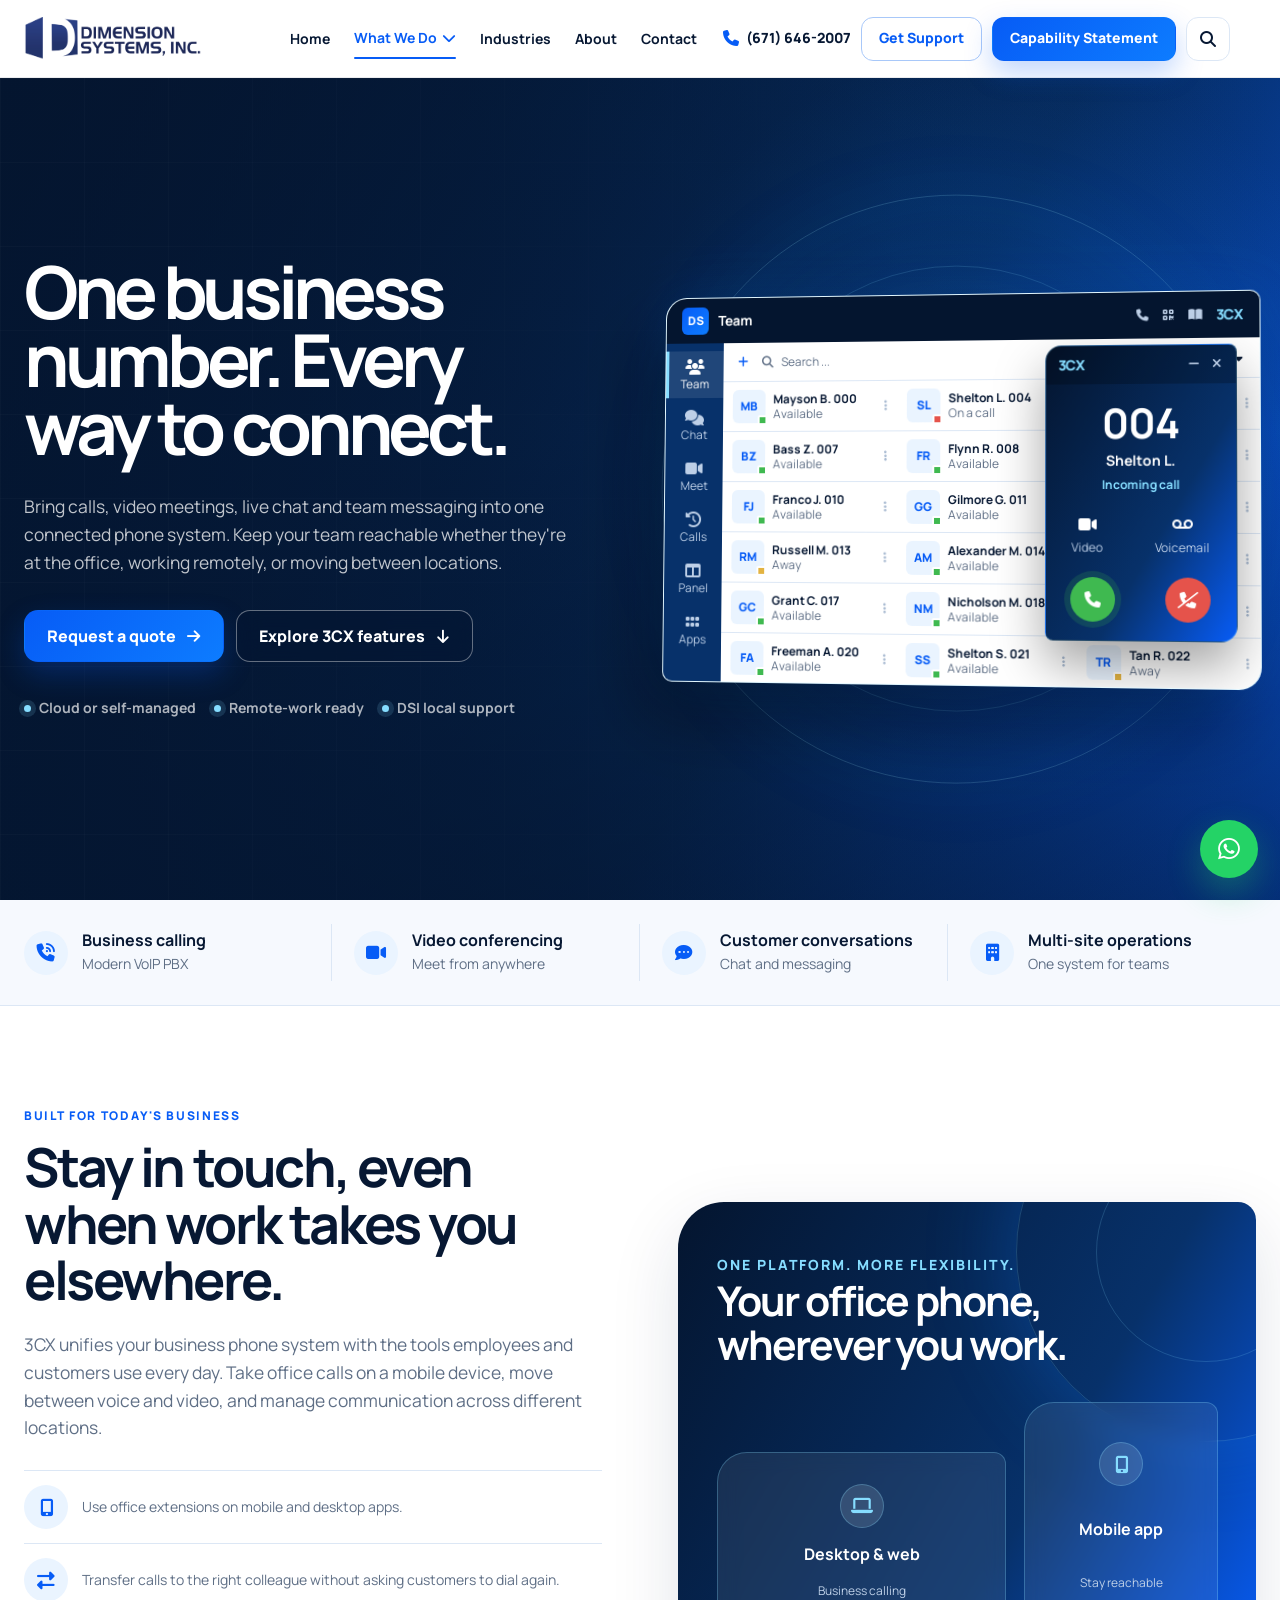
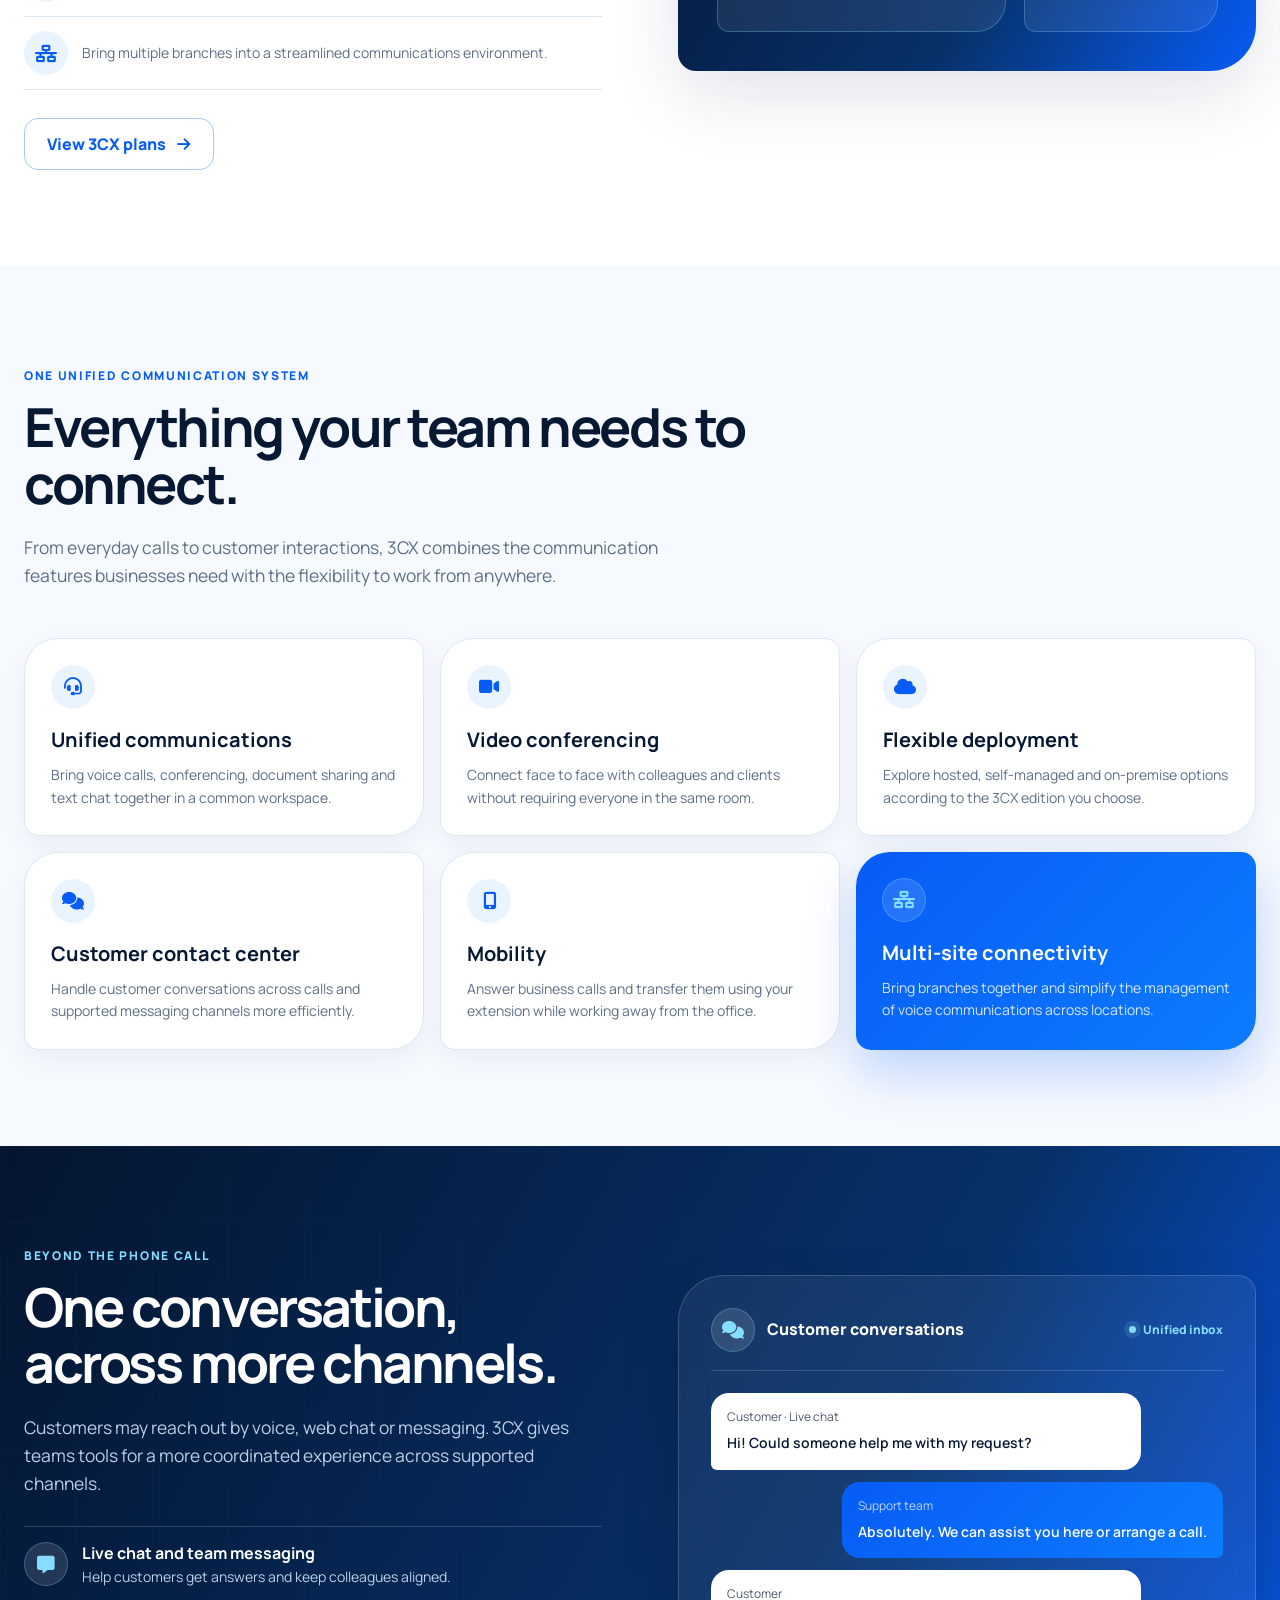
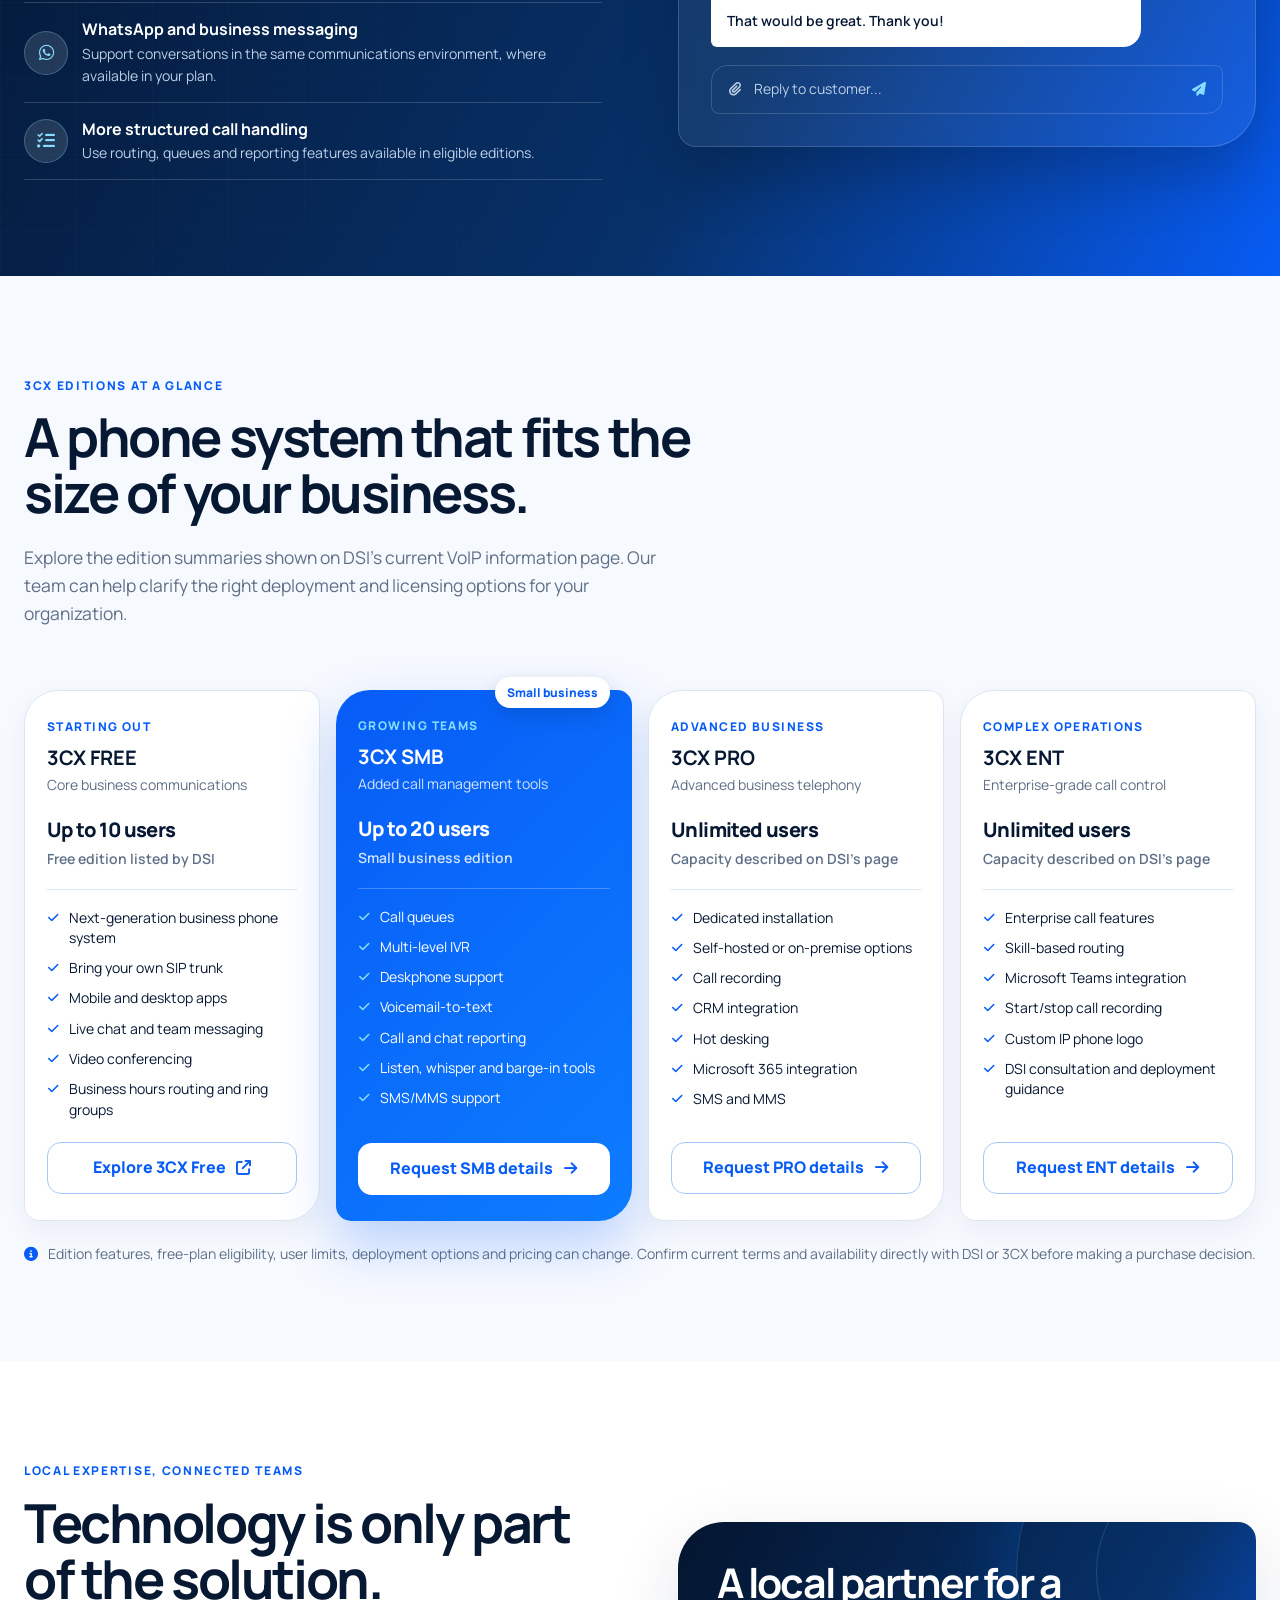
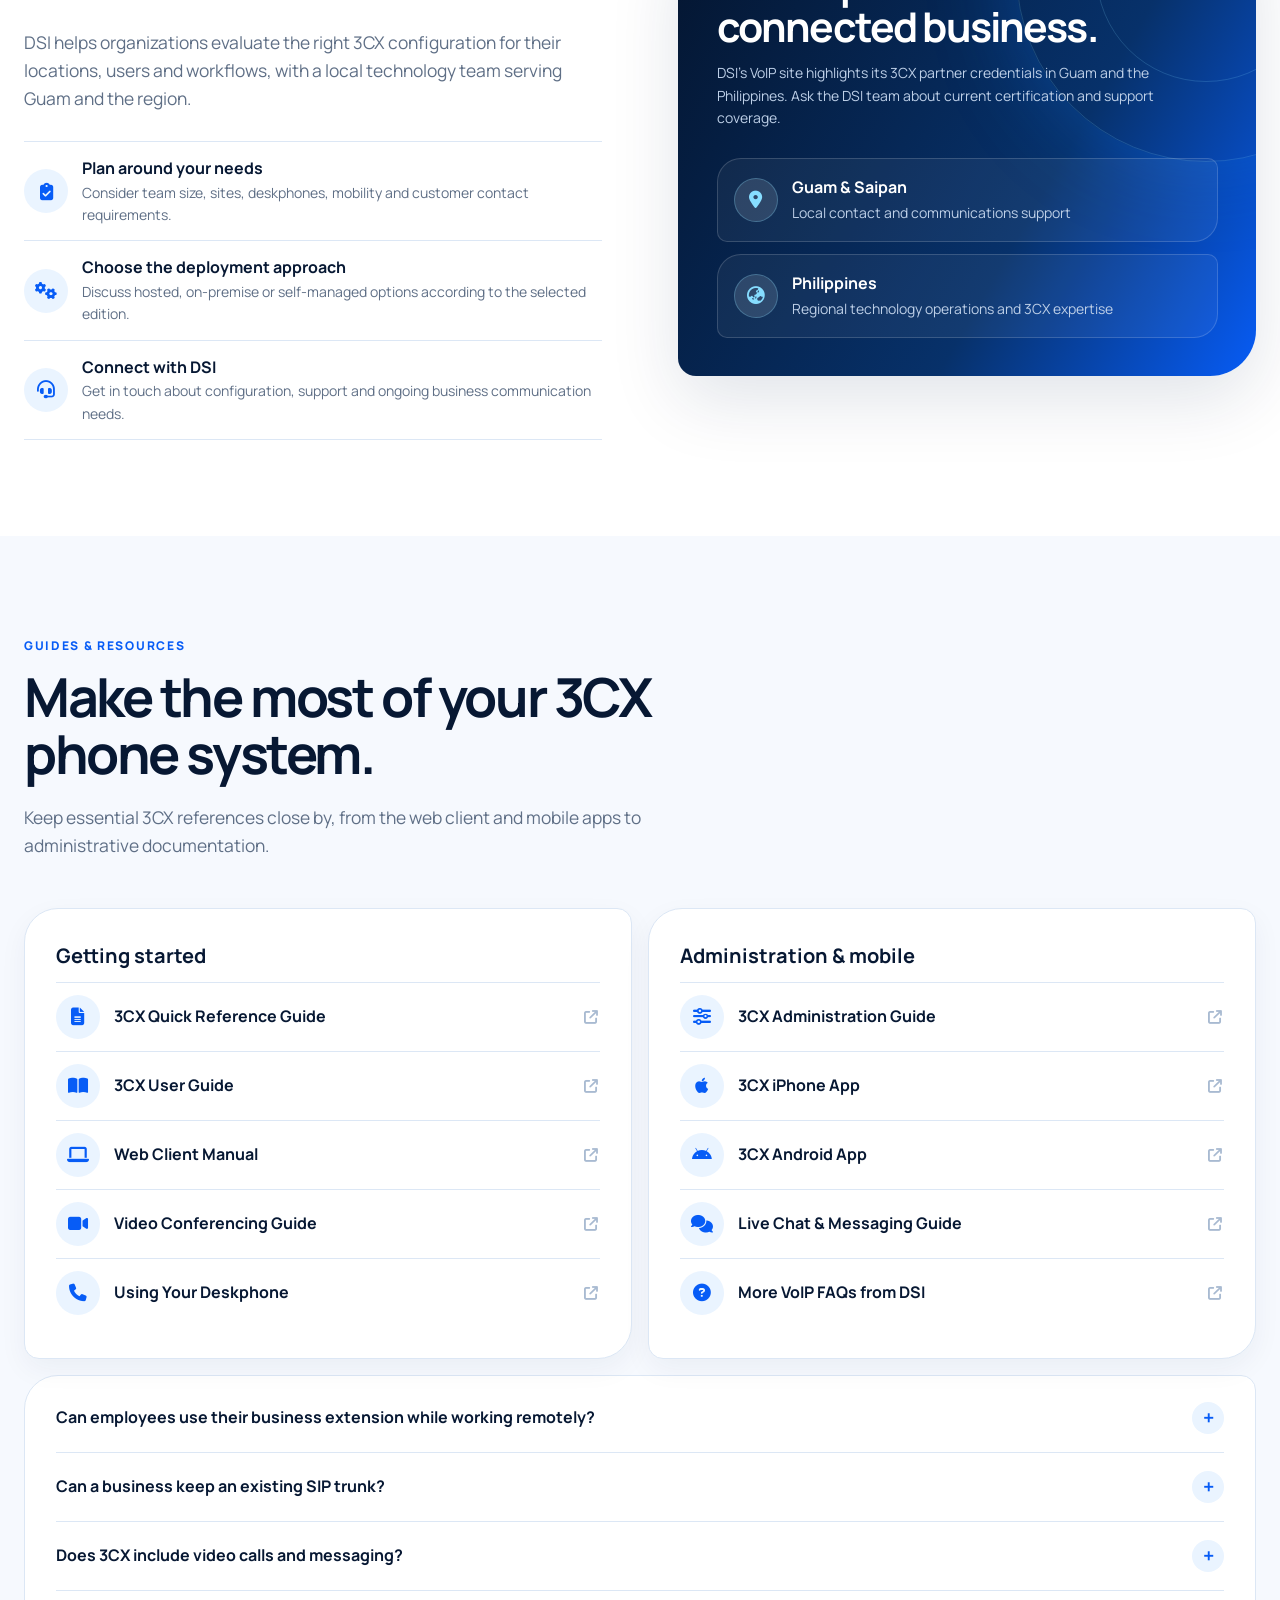
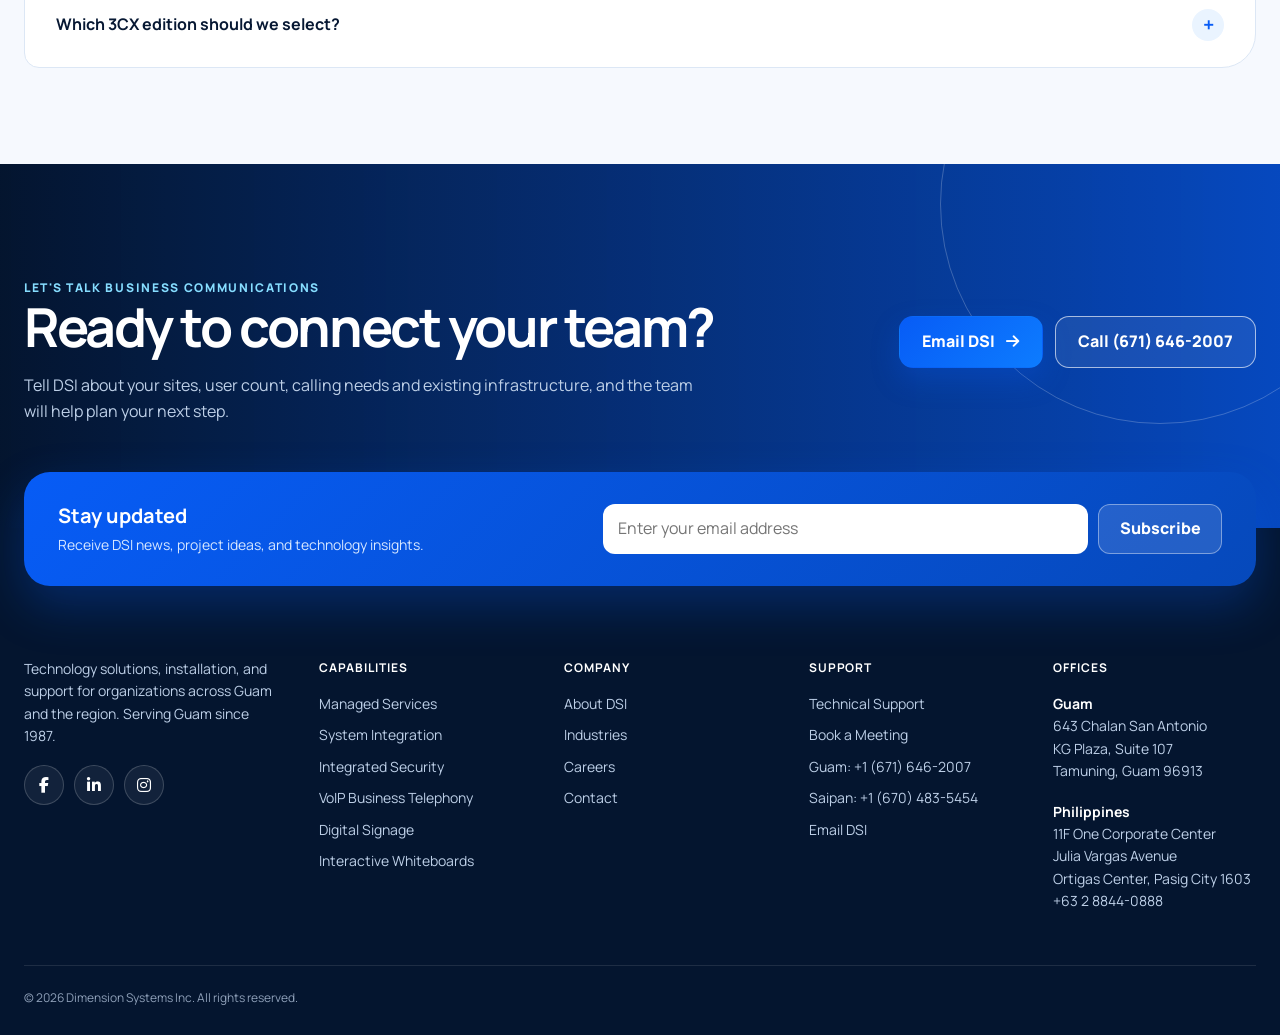
<file: voip-business-telephony.html>
<!doctype html>
<html lang="en">
  <head>
    <meta charset="utf-8" />
    <meta name="viewport" content="width=device-width, initial-scale=1" />
    <meta
      name="description"
      content="DSI VoIP business telephony and 3CX phone systems bring calls, video meetings, live chat and team messaging into one connected business phone system for Guam and the region."
    />
    <title>
      VoIP Business Telephony &amp; 3CX Phone Systems | Dimension Systems Inc.
    </title>
    <link rel="preconnect" href="https://fonts.googleapis.com" />
    <link rel="preconnect" href="https://fonts.gstatic.com" crossorigin />
    <link
      href="https://fonts.googleapis.com/css2?family=Manrope:wght@400;500;600;700;800&display=swap"
      rel="stylesheet"
    />
    <link
      rel="stylesheet"
      href="https://cdnjs.cloudflare.com/ajax/libs/font-awesome/6.7.2/css/all.min.css"
      referrerpolicy="no-referrer"
    />
    <link rel="stylesheet" href="css/dsi-site.css" />
    <style>
      /* =========================================================
         VOIP BUSINESS TELEPHONY — page-only components
         Hero layout, headings, dark cards, CTA and footer come from
         css/dsi-site.css. Values below use the shared tokens only.
         ========================================================= */

      /* Hero: no photo, 3CX web client card in place of the panel -- */
      .page-hero--plain {
        background:
          radial-gradient(
            circle at 78% 42%,
            rgba(13, 124, 255, 0.28),
            transparent 34%
          ),
          var(--dsi-gradient-dark);
      }
      .page-hero--plain .page-hero__inner {
        grid-template-columns: minmax(0, 0.95fr) minmax(0, 1.05fr);
      }
      .voip-stage {
        position: relative;
        display: grid;
        min-width: 0;
        min-height: 520px;
        place-items: center;
        perspective: 1400px;
      }
      .voip-stage .page-hero__glow {
        width: min(118%, 46vw, 820px);
      }
      .voip-app {
        position: relative;
        z-index: 2;
        width: min(100%, 660px);
        overflow: hidden;
        border: 1px solid rgba(134, 221, 255, 0.24);
        border-radius: 22px 10px 22px 10px;
        background: #fff;
        color: var(--dsi-ink);
        box-shadow:
          -24px 38px 70px rgba(0, 0, 0, 0.36),
          0 0 60px rgba(13, 124, 255, 0.14);
        transform: rotateY(var(--app-ry, -6deg)) rotateX(var(--app-rx, 2deg));
        transition: transform 0.2s ease;
      }
      /* 3CX presence colors, used only inside this illustration */
      .voip-app {
        --presence-on: #3fb950;
        --presence-away: #e3b341;
        --presence-call: #e5534b;
      }
      .voip-app__bar {
        display: flex;
        align-items: center;
        justify-content: space-between;
        gap: 14px;
        padding: 9px 16px;
        color: #fff;
        background: var(--dsi-dark);
        font-size: var(--fs-sm);
        font-weight: 700;
      }
      .voip-app__me {
        display: flex;
        align-items: center;
        gap: 10px;
      }
      .voip-app__tools {
        display: flex;
        align-items: center;
        gap: 14px;
        color: var(--dsi-on-dark-muted);
        font-size: var(--fs-xs);
      }
      .voip-app__tools b,
      .voip-callpop__bar b {
        color: var(--dsi-on-dark-accent);
        font-size: var(--fs-sm);
        font-weight: 800;
        letter-spacing: -0.02em;
      }
      .voip-tile {
        position: relative;
        display: grid;
        flex: 0 0 34px;
        width: 34px;
        height: 34px;
        place-items: center;
        border-radius: 6px;
        color: var(--dsi-blue);
        background: var(--dsi-sky);
        font-size: var(--fs-xs);
        font-weight: 800;
        line-height: 1;
      }
      .voip-app__bar .voip-tile {
        width: 28px;
        height: 28px;
        flex-basis: 28px;
        color: #fff;
        background: var(--dsi-gradient-primary);
      }
      .voip-app__body {
        display: grid;
        grid-template-columns: 60px minmax(0, 1fr);
        height: 344px;
      }
      .voip-app__rail {
        display: flex;
        flex-direction: column;
        align-items: stretch;
        gap: 4px;
        padding: 8px 0;
        background: var(--dsi-dark-2);
      }
      .voip-app__rail span {
        display: grid;
        justify-items: center;
        gap: 4px;
        padding: 8px 0;
        color: var(--dsi-on-dark-muted);
        font-size: var(--fs-xs);
        line-height: 1;
      }
      .voip-app__rail i {
        font-size: var(--fs-base);
      }
      .voip-app__rail .is-selected {
        color: #fff;
        background: rgba(255, 255, 255, 0.1);
        box-shadow: inset 3px 0 var(--dsi-on-dark-accent);
      }
      .voip-app__main {
        min-width: 0;
        overflow: hidden;
      }
      .voip-app__toolbar {
        display: flex;
        align-items: center;
        gap: 14px;
        padding: 10px 14px;
        border-bottom: 1px solid var(--dsi-line);
        color: var(--dsi-muted);
        font-size: var(--fs-xs);
      }
      .voip-app__toolbar > i {
        color: var(--dsi-blue);
      }
      .voip-app__search {
        display: inline-flex;
        flex: 1;
        align-items: center;
        gap: 8px;
      }
      .voip-app__groups {
        color: var(--dsi-ink);
        font-weight: 700;
      }
      .voip-team {
        display: grid;
        grid-template-columns: repeat(3, minmax(0, 1fr));
        margin: 0;
        padding: 0;
        list-style: none;
      }
      .voip-team li {
        display: grid;
        grid-template-columns: 34px minmax(0, 1fr) 8px;
        align-items: center;
        gap: 8px;
        padding: 8px 10px;
        border-bottom: 1px solid var(--dsi-line);
      }
      .voip-team li > i {
        color: #a8bad1;
        font-size: var(--fs-xs);
      }
      .voip-team .voip-tile::after {
        content: "";
        position: absolute;
        right: -2px;
        bottom: -2px;
        width: 10px;
        height: 10px;
        border: 2px solid #fff;
        border-radius: 2px;
        background: var(--presence-on);
      }
      .voip-team .is-away .voip-tile::after {
        background: var(--presence-away);
      }
      .voip-team .is-call .voip-tile::after {
        background: var(--presence-call);
      }
      .voip-team strong,
      .voip-team small {
        display: block;
        overflow: hidden;
        line-height: 1.3;
        text-overflow: ellipsis;
        white-space: nowrap;
      }
      .voip-team strong {
        font-size: var(--fs-xs);
      }
      .voip-team small {
        color: var(--dsi-muted);
        font-size: var(--fs-xs);
      }
      /* incoming-call window */
      .voip-callpop {
        position: absolute;
        z-index: 3;
        top: 52px;
        right: 22px;
        display: grid;
        justify-items: center;
        width: 188px;
        padding: 0 0 18px;
        overflow: hidden;
        border: 1px solid rgba(134, 221, 255, 0.24);
        border-radius: 16px 8px 16px 8px;
        color: #fff;
        background: var(--dsi-gradient-dark);
        box-shadow: 0 24px 50px rgba(0, 0, 0, 0.36);
      }
      .voip-callpop__bar {
        display: flex;
        align-items: center;
        justify-content: space-between;
        width: 100%;
        padding: 8px 12px;
        background: rgba(0, 0, 0, 0.22);
      }
      .voip-callpop__bar span {
        display: flex;
        gap: 10px;
        color: var(--dsi-on-dark-muted);
        font-size: var(--fs-xs);
      }
      .voip-callpop__ext {
        margin-top: 18px;
        font-size: var(--fs-h3);
        line-height: 1;
        letter-spacing: -0.03em;
      }
      .voip-callpop__name {
        margin-top: 6px;
        font-size: var(--fs-sm);
        font-weight: 700;
      }
      .voip-callpop__status {
        margin-top: 2px;
        color: var(--dsi-on-dark-accent);
        font-size: var(--fs-xs);
        font-weight: 700;
      }
      .voip-callpop__opts {
        display: flex;
        justify-content: space-around;
        width: 100%;
        margin-top: 22px;
      }
      .voip-callpop__opts span {
        display: grid;
        justify-items: center;
        gap: 5px;
        color: var(--dsi-on-dark-muted);
        font-size: var(--fs-xs);
      }
      .voip-callpop__opts i {
        color: #fff;
        font-size: var(--fs-base);
      }
      .voip-callpop__actions {
        display: flex;
        justify-content: space-around;
        width: 100%;
        margin-top: 20px;
      }
      .voip-callpop__actions span {
        display: grid;
        width: 44px;
        height: 44px;
        place-items: center;
        border-radius: 50%;
        color: #fff;
      }
      .voip-callpop__actions .is-answer {
        background: var(--presence-on);
        box-shadow: 0 0 0 6px rgba(63, 185, 80, 0.18);
        animation: voipRing 1.6s ease-in-out infinite;
      }
      .voip-callpop__actions .is-decline {
        background: var(--presence-call);
      }
      @keyframes voipRing {
        0%,
        100% {
          box-shadow: 0 0 0 4px rgba(63, 185, 80, 0.2);
        }
        50% {
          box-shadow: 0 0 0 10px rgba(63, 185, 80, 0.06);
        }
      }
      @media (prefers-reduced-motion: reduce) {
        .voip-callpop__actions .is-answer {
          animation: none;
        }
      }

      /* Dark sections (shared gradient + faint grid, as System Integration) */
      .capability-section {
        position: relative;
        overflow: hidden;
        background: var(--dsi-gradient-dark);
      }
      .capability-section::before {
        content: "";
        position: absolute;
        inset: 0;
        opacity: 0.1;
        background-image:
          linear-gradient(rgba(255, 255, 255, 0.18) 1px, transparent 1px),
          linear-gradient(90deg, rgba(255, 255, 255, 0.18) 1px, transparent 1px);
        background-size: 76px 76px;
        mask-image: linear-gradient(90deg, #000, transparent 70%);
        pointer-events: none;
      }
      .capability-section .container {
        position: relative;
      }
      .capability-section .solution-card p {
        margin-bottom: 0;
      }
      /* Capability strip under the hero --------------------------- */
      .voip-strip {
        border-bottom: 1px solid var(--dsi-line);
        background: var(--dsi-soft);
      }
      .voip-strip__grid {
        display: grid;
        grid-template-columns: repeat(4, minmax(0, 1fr));
        padding: 24px 0;
      }
      .voip-strip__grid article {
        display: flex;
        align-items: center;
        gap: 14px;
        padding: 6px 22px;
        border-right: 1px solid var(--dsi-line);
      }
      .voip-strip__grid article:first-child {
        padding-left: 0;
      }
      .voip-strip__grid article:last-child {
        border-right: 0;
      }
      .voip-strip strong,
      .voip-strip small {
        display: block;
      }
      .voip-strip strong {
        font-size: var(--fs-base);
        line-height: 1.3;
      }
      .voip-strip small {
        margin-top: 2px;
        color: var(--dsi-muted);
        font-size: var(--fs-sm);
      }

      /* Shared two-column layout (copy + visual) ------------------ */
      .voip-split {
        display: grid;
        grid-template-columns: minmax(0, 1fr) minmax(0, 1fr);
        align-items: center;
        gap: clamp(40px, 6vw, 96px);
      }
      .voip-split .section-head {
        margin-bottom: 0;
      }
      .voip-points {
        display: grid;
        gap: 0;
        margin: 28px 0 0;
        padding: 0;
        list-style: none;
        border-top: 1px solid var(--dsi-line);
      }
      .voip-points li,
      .voip-points article {
        display: grid;
        grid-template-columns: 44px minmax(0, 1fr);
        align-items: center;
        gap: 14px;
        padding: 14px 0;
        border-bottom: 1px solid var(--dsi-line);
      }
      .voip-points strong {
        display: block;
        font-size: var(--fs-base);
      }
      .voip-points small,
      .voip-points li > span:not(.icon-circle) {
        display: block;
        color: var(--dsi-muted);
        font-size: var(--fs-sm);
      }
      .section--dark .voip-points {
        border-color: var(--dsi-on-dark-line);
      }
      .section--dark .voip-points article {
        border-color: var(--dsi-on-dark-line);
      }
      .section--dark .voip-points strong {
        color: #fff;
      }
      .section--dark .voip-points small {
        color: var(--dsi-on-dark-muted);
      }
      .voip-split .btn {
        margin-top: 28px;
      }

      /* Dark visual card (devices / local partner) ---------------- */
      .voip-visual {
        position: relative;
        overflow: hidden;
        padding: clamp(26px, 3vw, 40px);
        border-radius: 46px 18px 46px 18px;
        color: #fff;
        background: var(--dsi-gradient-dark);
        box-shadow: var(--dsi-shadow);
      }
      .voip-visual::before,
      .voip-visual::after {
        content: "";
        position: absolute;
        border: 1px solid rgba(134, 221, 255, 0.18);
        border-radius: 50%;
        pointer-events: none;
      }
      .voip-visual::before {
        top: -140px;
        right: -140px;
        width: 380px;
        height: 380px;
        box-shadow: 0 0 90px rgba(13, 124, 255, 0.3);
      }
      .voip-visual::after {
        top: -60px;
        right: -60px;
        width: 220px;
        height: 220px;
      }
      .voip-visual > * {
        position: relative;
        z-index: 1;
      }
      .voip-visual .section-kicker {
        color: var(--dsi-on-dark-accent);
      }
      .voip-visual h3 {
        max-width: 420px;
        margin: 0;
        font-size: var(--fs-h3);
        line-height: 1.08;
        letter-spacing: -0.045em;
      }
      .voip-visual > p {
        max-width: 480px;
        margin: 14px 0 0;
        color: var(--dsi-on-dark-muted);
        font-size: var(--fs-sm);
      }
      .voip-devices {
        display: grid;
        grid-template-columns: 1.5fr 1fr;
        align-items: end;
        gap: 18px;
        margin-top: 36px;
      }
      .voip-device {
        display: grid;
        place-items: center;
        gap: 8px;
        padding: 28px 16px;
        border: 1px solid rgba(134, 221, 255, 0.28);
        border-radius: 30px 12px 30px 12px;
        background: rgba(255, 255, 255, 0.08);
        text-align: center;
        backdrop-filter: blur(10px);
      }
      .voip-device--phone {
        min-height: 230px;
      }
      .voip-device--desk {
        min-height: 180px;
      }
      .voip-device strong {
        font-size: var(--fs-base);
      }
      .voip-device small {
        color: var(--dsi-on-dark-muted);
        font-size: var(--fs-xs);
      }
      .voip-regions {
        display: grid;
        gap: 12px;
        margin-top: 28px;
      }
      .voip-regions article {
        display: grid;
        grid-template-columns: 44px minmax(0, 1fr);
        align-items: center;
        gap: 14px;
        padding: 16px;
        border: 1px solid var(--dsi-on-dark-line);
        border-radius: 24px 10px 24px 10px;
        background: rgba(255, 255, 255, 0.05);
      }
      .voip-regions strong,
      .voip-regions small {
        display: block;
      }
      .voip-regions small {
        margin-top: 2px;
        color: var(--dsi-on-dark-muted);
        font-size: var(--fs-sm);
      }

      /* Feature cards (light) ------------------------------------- */
      .voip-feature-grid {
        display: grid;
        grid-template-columns: repeat(3, minmax(0, 1fr));
        gap: 16px;
      }
      .voip-feature {
        display: grid;
        align-content: start;
        gap: 12px;
        padding: 26px;
        border: 1px solid var(--dsi-line);
        border-radius: 34px 15px 34px 15px;
        background: #fff;
        box-shadow: 0 10px 28px rgba(7, 35, 76, 0.05);
        transition:
          transform 0.25s ease,
          box-shadow 0.25s ease,
          border-color 0.25s ease;
      }
      .voip-feature:hover {
        border-color: #a8c8f9;
        box-shadow: var(--dsi-shadow-soft);
        transform: translateY(-5px);
      }
      .voip-feature h3 {
        margin: 6px 0 0;
        font-size: var(--fs-title-sm);
        line-height: 1.25;
      }
      .voip-feature p {
        margin: 0;
        color: var(--dsi-muted);
        font-size: var(--fs-sm);
      }
      .voip-feature--accent {
        border: 0;
        color: #fff;
        background: var(--dsi-gradient-primary);
        box-shadow: 0 22px 50px rgba(7, 92, 246, 0.24);
      }
      .voip-feature--accent h3 {
        color: #fff;
      }
      .voip-feature--accent p {
        color: rgba(255, 255, 255, 0.84);
      }

      /* Chat illustration (dark section) -------------------------- */
      .voip-chat {
        padding: clamp(22px, 2.6vw, 32px);
        border: 1px solid var(--dsi-on-dark-line);
        border-radius: 46px 18px 46px 18px;
        background: rgba(255, 255, 255, 0.06);
        box-shadow: 0 30px 60px rgba(0, 0, 0, 0.2);
        backdrop-filter: blur(14px);
      }
      .voip-chat__top {
        display: flex;
        align-items: center;
        justify-content: space-between;
        gap: 12px;
        padding-bottom: 18px;
        border-bottom: 1px solid var(--dsi-on-dark-line);
      }
      .voip-chat__top > span:first-child {
        display: flex;
        align-items: center;
        gap: 12px;
        font-weight: 800;
      }
      .voip-chat__messages {
        display: grid;
        gap: 12px;
        padding: 22px 0 18px;
      }
      .voip-message {
        max-width: 84%;
        padding: 14px 16px;
        border-radius: 18px 18px 18px 6px;
        color: var(--dsi-ink);
        background: #fff;
      }
      .voip-message--sent {
        justify-self: end;
        border-radius: 18px 18px 6px 18px;
        color: #fff;
        background: var(--dsi-gradient-primary);
      }
      .voip-message small {
        display: block;
        margin-bottom: 4px;
        opacity: 0.72;
        font-size: var(--fs-xs);
      }
      .voip-message strong {
        font-size: var(--fs-sm);
        font-weight: 600;
      }
      .voip-chat__reply {
        display: flex;
        align-items: center;
        gap: 12px;
        padding: 12px 16px;
        border: 1px solid var(--dsi-on-dark-line);
        border-radius: 16px 8px 16px 8px;
        color: var(--dsi-on-dark-muted);
        font-size: var(--fs-sm);
      }
      .voip-chat__reply i:last-child {
        margin-left: auto;
        color: var(--dsi-on-dark-accent);
      }

      /* Plans ----------------------------------------------------- */
      .voip-plans {
        display: grid;
        grid-template-columns: repeat(4, minmax(0, 1fr));
        gap: 16px;
        padding-top: 14px;
      }
      .voip-plan {
        position: relative;
        display: flex;
        flex-direction: column;
        padding: 26px 22px;
        border: 1px solid var(--dsi-line);
        border-radius: 34px 15px 34px 15px;
        background: #fff;
        box-shadow: 0 10px 28px rgba(7, 35, 76, 0.05);
      }
      .voip-plan__eyebrow {
        color: var(--dsi-blue);
        font-size: var(--fs-xs);
        font-weight: 800;
        letter-spacing: 0.12em;
        text-transform: uppercase;
      }
      .voip-plan h3 {
        margin: 10px 0 4px;
        font-size: var(--fs-title-sm);
        line-height: 1.2;
      }
      .voip-plan__audience,
      .voip-plan__capacity small {
        color: var(--dsi-muted);
        font-size: var(--fs-sm);
      }
      .voip-plan__capacity {
        margin: 18px 0 0;
        padding-bottom: 18px;
        border-bottom: 1px solid var(--dsi-line);
        font-size: var(--fs-title-sm);
        font-weight: 800;
        letter-spacing: -0.03em;
      }
      .voip-plan__capacity small {
        display: block;
        margin-top: 2px;
        font-weight: 600;
        letter-spacing: 0;
      }
      .voip-plan ul {
        display: grid;
        gap: 10px;
        margin: 18px 0 22px;
        padding: 0;
        list-style: none;
      }
      .voip-plan li {
        display: flex;
        align-items: flex-start;
        gap: 10px;
        font-size: var(--fs-sm);
        line-height: 1.45;
      }
      .voip-plan li i {
        margin-top: 4px;
        color: var(--dsi-blue);
        font-size: var(--fs-xs);
      }
      .voip-plan .btn {
        justify-content: center;
        width: 100%;
        margin-top: auto;
      }
      .voip-plan--featured {
        border: 0;
        color: #fff;
        background: var(--dsi-gradient-primary);
        box-shadow: 0 24px 54px rgba(7, 92, 246, 0.26);
      }
      .voip-plan--featured .voip-plan__eyebrow {
        color: var(--dsi-on-dark-accent);
      }
      .voip-plan--featured h3 {
        color: #fff;
      }
      .voip-plan--featured .voip-plan__audience,
      .voip-plan--featured .voip-plan__capacity small {
        color: rgba(255, 255, 255, 0.82);
      }
      .voip-plan--featured .voip-plan__capacity {
        border-color: rgba(255, 255, 255, 0.24);
      }
      .voip-plan--featured li i {
        color: var(--dsi-on-dark-accent);
      }
      .voip-plan--featured .btn {
        color: var(--dsi-blue);
        background: #fff;
      }
      .voip-plan__ribbon {
        position: absolute;
        top: -13px;
        right: 22px;
        padding: 6px 12px;
        border-radius: 999px;
        color: var(--dsi-blue);
        background: #fff;
        box-shadow: 0 8px 20px rgba(7, 35, 76, 0.16);
        font-size: var(--fs-xs);
        font-weight: 800;
      }
      .voip-note {
        display: flex;
        gap: 10px;
        margin: 22px 0 0;
        color: var(--dsi-muted);
        font-size: var(--fs-sm);
      }
      .voip-note i {
        margin-top: 4px;
        color: var(--dsi-blue);
      }
      .voip-swipe-hint {
        display: none;
      }

      /* Resources + FAQ ------------------------------------------- */
      .voip-resources {
        display: grid;
        grid-template-columns: repeat(2, minmax(0, 1fr));
        gap: 16px;
      }
      .voip-resource-panel {
        padding: clamp(22px, 2.4vw, 32px);
        border: 1px solid var(--dsi-line);
        border-radius: 34px 15px 34px 15px;
        background: #fff;
        box-shadow: 0 10px 28px rgba(7, 35, 76, 0.05);
      }
      .voip-resource-panel h3 {
        margin: 0 0 10px;
        font-size: var(--fs-title-sm);
      }
      .voip-resource-link {
        display: grid;
        grid-template-columns: 44px minmax(0, 1fr) 16px;
        align-items: center;
        gap: 14px;
        padding: 12px 0;
        border-top: 1px solid var(--dsi-line);
        color: var(--dsi-ink);
        font-size: var(--fs-base);
        font-weight: 700;
        text-decoration: none;
      }
      .voip-resource-link > i {
        color: #a8bad1;
        font-size: var(--fs-sm);
        transition: color 0.2s ease;
      }
      .voip-resource-link:hover {
        color: var(--dsi-blue);
      }
      .voip-resource-link:hover > i {
        color: var(--dsi-blue);
      }
      .voip-faq {
        margin-top: 16px;
        padding: 8px clamp(22px, 2.4vw, 32px);
        border: 1px solid var(--dsi-line);
        border-radius: 34px 15px 34px 15px;
        background: #fff;
      }
      .voip-faq details {
        border-bottom: 1px solid var(--dsi-line);
      }
      .voip-faq details:last-child {
        border-bottom: 0;
      }
      .voip-faq summary {
        display: flex;
        align-items: center;
        justify-content: space-between;
        gap: 18px;
        padding: 18px 0;
        font-size: var(--fs-base);
        font-weight: 700;
        list-style: none;
        cursor: pointer;
      }
      .voip-faq summary::-webkit-details-marker {
        display: none;
      }
      .voip-faq summary::after {
        content: "+";
        display: grid;
        flex: 0 0 32px;
        width: 32px;
        height: 32px;
        place-items: center;
        border-radius: 50%;
        color: var(--dsi-blue);
        background: var(--dsi-sky);
        font-size: var(--fs-title-sm);
        transition: transform 0.2s ease;
      }
      .voip-faq details[open] summary::after {
        transform: rotate(45deg);
      }
      .voip-faq details p {
        margin: 0 0 18px;
        max-width: 820px;
        color: var(--dsi-muted);
        font-size: var(--fs-sm);
      }

      /* Responsive (shared breakpoints) --------------------------- */
      @media (max-width: 1180px) {
        .page-hero--plain .page-hero__inner {
          grid-template-columns: minmax(0, 1fr) minmax(0, 1fr);
        }
        .voip-stage {
          min-height: 440px;
        }
        .voip-team {
          grid-template-columns: repeat(2, minmax(0, 1fr));
        }
        .voip-callpop {
          right: 14px;
          width: 168px;
        }
        .voip-split {
          grid-template-columns: 1fr;
        }
        .voip-strip__grid {
          grid-template-columns: repeat(2, minmax(0, 1fr));
          gap: 14px 0;
        }
        .voip-strip__grid article:nth-child(2n) {
          border-right: 0;
        }
        .voip-strip__grid article:nth-child(2n + 1) {
          padding-left: 0;
        }
        .voip-feature-grid {
          grid-template-columns: repeat(2, minmax(0, 1fr));
        }
        .voip-plans {
          grid-template-columns: repeat(2, minmax(0, 1fr));
        }
      }

      @media (max-width: 900px) {
        .page-hero--plain .page-hero__inner {
          display: flex;
        }
        /* card hidden; rings stay as a background accent, like other pages */
        .voip-stage {
          position: absolute;
          inset: 0;
          min-height: 0;
          pointer-events: none;
        }
        .voip-app {
          display: none;
        }
        .voip-stage .page-hero__glow {
          left: auto;
          right: -22%;
          width: 75vw;
          transform: translateY(-50%);
        }
        .voip-resources {
          grid-template-columns: 1fr;
        }
      }

      @media (max-width: 640px) {
        .voip-strip__grid {
          gap: 16px 12px;
          padding: 20px 0;
        }
        .voip-strip__grid article {
          flex-direction: column;
          align-items: flex-start;
          gap: 10px;
          padding: 0;
          border: 0;
        }
        .voip-strip strong {
          font-size: var(--fs-sm);
        }
        .voip-strip small {
          font-size: var(--fs-xs);
        }
        .voip-visual {
          border-radius: 30px 12px 30px 12px;
        }
        .voip-devices {
          margin-top: 24px;
        }
        .voip-device {
          padding: 18px 10px;
        }
        .voip-device--phone {
          min-height: 160px;
        }
        .voip-device--desk {
          min-height: 128px;
        }

        /* features: compact list */
        .voip-feature-grid {
          grid-template-columns: 1fr;
          gap: 0;
          border-top: 1px solid var(--dsi-line);
        }
        .voip-feature {
          grid-template-columns: 44px minmax(0, 1fr);
          column-gap: 14px;
          row-gap: 4px;
          padding: 16px 0;
          border: 0;
          border-bottom: 1px solid var(--dsi-line);
          border-radius: 0;
          background: transparent;
          box-shadow: none;
        }
        .voip-feature .icon-circle {
          grid-row: span 2;
        }
        .voip-feature h3 {
          margin: 2px 0 0;
          font-size: var(--fs-base);
        }
        .voip-feature:hover {
          box-shadow: none;
          transform: none;
        }
        .voip-feature--accent {
          margin-top: 12px;
          padding: 18px;
          border-radius: 24px 10px 24px 10px;
          color: #fff;
          background: var(--dsi-gradient-primary);
        }

        .voip-chat {
          border-radius: 30px 12px 30px 12px;
        }
        .voip-message {
          max-width: 92%;
        }

        /* plans: swipe one card at a time */
        .voip-plans {
          display: flex;
          gap: 12px;
          margin: 0 calc(var(--dsi-gutter) / -2);
          padding: 14px calc(var(--dsi-gutter) / 2) 6px;
          overflow-x: auto;
          scroll-snap-type: x mandatory;
          scroll-padding-inline: calc(var(--dsi-gutter) / 2);
          scrollbar-width: none;
        }
        .voip-plans::-webkit-scrollbar {
          display: none;
        }
        .voip-plan {
          flex: 0 0 84%;
          scroll-snap-align: start;
        }
        .voip-swipe-hint {
          display: flex;
          align-items: center;
          gap: 8px;
          margin: 12px 0 0;
          color: var(--dsi-muted);
          font-size: var(--fs-xs);
          font-weight: 700;
        }
        .voip-swipe-hint i {
          color: var(--dsi-blue);
        }

        .voip-resource-panel,
        .voip-faq {
          border-radius: 30px 12px 30px 12px;
        }
        .voip-faq summary {
          font-size: var(--fs-sm);
        }
      }
    </style>
  </head>
  <body>
    <a class="skip-link" href="#main-content">Skip to main content</a>
    <header class="site-header" aria-label="Main navigation">
      <div class="container header-inner">
        <a
          class="brand"
          href="index.html"
          aria-label="Dimension Systems Inc. home"
        >
          <img
            src="./image/dsi-logo-3600.png"
            alt="Dimension Systems Inc."
            class="brand-logo"
            loading="eager"
            decoding="async"
          />
        </a>

        <nav class="desktop-nav" aria-label="Desktop navigation">
          <ul>
            <li><a href="index.html">Home</a></li>

            <li class="nav-dropdown is-current">
              <button type="button" aria-haspopup="true">
                What We Do
                <i class="fa-solid fa-chevron-down" aria-hidden="true"></i>
              </button>
              <div class="nav-dropdown-menu">
                <a href="managed-services.html">Managed Services</a>
                <a href="system-integration.html">System Integration</a>
                <a href="integrated-security-systems.html"
                  >Integrated Security Systems</a
                >
                <a aria-current="page" href="voip-business-telephony.html"
                  >VoIP Business Telephony</a
                >
                <a href="digital-signage.html">Digital Signage</a>
                <a href="whiteboard-solutions.html">Interactive Whiteboards</a>
              </div>
            </li>
            <li>
              <a href="industries.html">Industries</a>
            </li>
            <li><a href="about.html">About</a></li>
            <li><a href="index.html#contact">Contact</a></li>
          </ul>
        </nav>

        <div class="desktop-actions">
          <a class="header-phone" href="tel:+16716462007"
            ><i class="fa-solid fa-phone" aria-hidden="true"></i> (671)
            646-2007</a
          >
          <a class="btn btn--outline" href="support.html">Get Support</a>
          <button
            class="btn btn--primary"
            type="button"
            data-open-modal="consultation"
          >
            Capability Statement
          </button>
          <div class="nav-search">
            <button
              class="nav-search-toggle"
              type="button"
              aria-label="Open search"
              aria-expanded="false"
              aria-controls="desktop-search-form"
            >
              <i class="fa-solid fa-magnifying-glass" aria-hidden="true"></i>
            </button>
            <form
              class="nav-search-form"
              id="desktop-search-form"
              role="search"
              action="support.html"
              method="get"
            >
              <input
                type="search"
                name="s"
                aria-label="Search Dimension Systems"
                placeholder="Search our website"
                autocomplete="off"
                required
              />
              <button
                class="nav-search-submit"
                type="submit"
                aria-label="Search"
              >
                <i class="fa-solid fa-magnifying-glass" aria-hidden="true"></i>
              </button>
            </form>
          </div>
        </div>

        <div class="header-actions">
          <button
            class="nav-toggle"
            type="button"
            aria-label="Open menu"
            aria-expanded="false"
            aria-controls="mobile-menu"
          >
            <i class="fa-solid fa-bars" aria-hidden="true"></i>
          </button>
        </div>
      </div>

      <nav class="mobile-nav" id="mobile-menu" aria-label="Mobile navigation">
        <a href="index.html">Home</a>

        <a href="index.html#solutions">What We Do</a>
        <div class="mobile-sub">
          <a href="managed-services.html">Managed Services</a>
          <a href="system-integration.html">System Integration</a>
          <a href="integrated-security-systems.html">Integrated Security</a>
          <a aria-current="page" href="voip-business-telephony.html">
            VoIP Telephony</a
          >
          <a href="digital-signage.html"> Digital Signage</a>
          <a href="whiteboard-solutions.html">Interactive Whiteboards</a>
        </div>
        <a href="industries.html">Industries</a>
        <a href="about.html">About</a>
        <a href="index.html#contact">Contact</a>
        <div class="mobile-nav-actions">
          <a class="btn btn--outline" href="tel:+16716462007">Call DSI</a>
          <a class="btn btn--outline" href="support.html">Get Support</a>
          <button
            class="btn btn--primary"
            type="button"
            data-open-modal="consultation"
          >
            Capability Statement
          </button>
        </div>
        <form
          class="mobile-search-form"
          role="search"
          action="support.html"
          method="get"
        >
          <input
            type="search"
            name="s"
            aria-label="Search Dimension Systems"
            placeholder="Search our website"
            autocomplete="off"
            required
          />
          <button class="nav-search-submit" type="submit">
            <i class="fa-solid fa-magnifying-glass" aria-hidden="true"></i>
            Search
          </button>
        </form>
      </nav>
    </header>
    <main id="main-content">
      <section class="page-hero page-hero--plain section--dark" id="top">
        <div class="page-hero__media" aria-hidden="true"></div>
        <div class="container page-hero__inner">
          <div class="page-hero__copy">
            <h1>One business number. Every way to connect.</h1>
            <p class="page-hero__lead">
              Bring calls, video meetings, live chat and team messaging into one
              connected phone system. Keep your team reachable whether they're
              at the office, working remotely, or moving between locations.
            </p>
            <div class="page-hero__actions">
              <a class="btn btn--primary" href="index.html#contact"
                >Request a quote
                <i class="fa-solid fa-arrow-right" aria-hidden="true"></i
              ></a>
              <a class="btn btn--glass" href="#features"
                >Explore 3CX features
                <i class="fa-solid fa-arrow-down" aria-hidden="true"></i
              ></a>
            </div>
            <div class="page-hero__tags" aria-label="VoIP strengths">
              <span>Cloud or self-managed</span>
              <span>Remote-work ready</span>
              <span>DSI local support</span>
            </div>
          </div>

          <div class="voip-stage" data-voip-stage>
            <div class="page-hero__glow" aria-hidden="true"></div>
            <div
              class="voip-app"
              role="img"
              aria-label="Illustration of the 3CX web client: team presence grid with an incoming call window"
            >
              <div class="voip-app__bar">
                <span class="voip-app__me"
                  ><span class="voip-tile">DS</span>Team</span
                >
                <span class="voip-app__tools" aria-hidden="true">
                  <i class="fa-solid fa-phone"></i
                  ><i class="fa-solid fa-qrcode"></i
                  ><i class="fa-solid fa-book-open"></i><b>3CX</b>
                </span>
              </div>
              <div class="voip-app__body">
                <nav class="voip-app__rail" aria-hidden="true">
                  <span class="is-selected"
                    ><i class="fa-solid fa-users"></i>Team</span
                  >
                  <span><i class="fa-solid fa-comments"></i>Chat</span>
                  <span><i class="fa-solid fa-video"></i>Meet</span>
                  <span
                    ><i class="fa-solid fa-clock-rotate-left"></i>Calls</span
                  >
                  <span><i class="fa-solid fa-table-columns"></i>Panel</span>
                  <span><i class="fa-solid fa-grip"></i>Apps</span>
                </nav>
                <div class="voip-app__main">
                  <div class="voip-app__toolbar" aria-hidden="true">
                    <i class="fa-solid fa-plus"></i>
                    <span class="voip-app__search"
                      ><i class="fa-solid fa-magnifying-glass"></i> Search
                      ...</span
                    >
                    <span class="voip-app__groups"
                      >All Groups <i class="fa-solid fa-caret-down"></i
                    ></span>
                  </div>
                  <ul class="voip-team">
                    <li class="is-on">
                      <span class="voip-tile">MB</span
                      ><span
                        ><strong>Mayson B. 000</strong
                        ><small>Available</small></span
                      ><i class="fa-solid fa-ellipsis-vertical"></i>
                    </li>
                    <li class="is-call">
                      <span class="voip-tile">SL</span
                      ><span
                        ><strong>Shelton L. 004</strong
                        ><small>On a call</small></span
                      ><i class="fa-solid fa-ellipsis-vertical"></i>
                    </li>
                    <li class="is-on">
                      <span class="voip-tile">CV</span
                      ><span
                        ><strong>Clarke V. 006</strong
                        ><small>Available</small></span
                      ><i class="fa-solid fa-ellipsis-vertical"></i>
                    </li>
                    <li class="is-on">
                      <span class="voip-tile">BZ</span
                      ><span
                        ><strong>Bass Z. 007</strong
                        ><small>Available</small></span
                      ><i class="fa-solid fa-ellipsis-vertical"></i>
                    </li>
                    <li class="is-on">
                      <span class="voip-tile">FR</span
                      ><span
                        ><strong>Flynn R. 008</strong
                        ><small>Available</small></span
                      ><i class="fa-solid fa-ellipsis-vertical"></i>
                    </li>
                    <li class="is-away">
                      <span class="voip-tile">PO</span
                      ><span
                        ><strong>Pierce O. 009</strong><small>Away</small></span
                      ><i class="fa-solid fa-ellipsis-vertical"></i>
                    </li>
                    <li class="is-on">
                      <span class="voip-tile">FJ</span
                      ><span
                        ><strong>Franco J. 010</strong
                        ><small>Available</small></span
                      ><i class="fa-solid fa-ellipsis-vertical"></i>
                    </li>
                    <li class="is-on">
                      <span class="voip-tile">GG</span
                      ><span
                        ><strong>Gilmore G. 011</strong
                        ><small>Available</small></span
                      ><i class="fa-solid fa-ellipsis-vertical"></i>
                    </li>
                    <li class="is-on">
                      <span class="voip-tile">RT</span
                      ><span
                        ><strong>Reyes T. 012</strong
                        ><small>Available</small></span
                      ><i class="fa-solid fa-ellipsis-vertical"></i>
                    </li>
                    <li class="is-away">
                      <span class="voip-tile">RM</span
                      ><span
                        ><strong>Russell M. 013</strong
                        ><small>Away</small></span
                      ><i class="fa-solid fa-ellipsis-vertical"></i>
                    </li>
                    <li class="is-on">
                      <span class="voip-tile">AM</span
                      ><span
                        ><strong>Alexander M. 014</strong
                        ><small>Available</small></span
                      ><i class="fa-solid fa-ellipsis-vertical"></i>
                    </li>
                    <li class="is-on">
                      <span class="voip-tile">SK</span
                      ><span
                        ><strong>Santos K. 015</strong
                        ><small>Available</small></span
                      ><i class="fa-solid fa-ellipsis-vertical"></i>
                    </li>
                    <li class="is-on">
                      <span class="voip-tile">GC</span
                      ><span
                        ><strong>Grant C. 017</strong
                        ><small>Available</small></span
                      ><i class="fa-solid fa-ellipsis-vertical"></i>
                    </li>
                    <li class="is-on">
                      <span class="voip-tile">NM</span
                      ><span
                        ><strong>Nicholson M. 018</strong
                        ><small>Available</small></span
                      ><i class="fa-solid fa-ellipsis-vertical"></i>
                    </li>
                    <li class="is-on">
                      <span class="voip-tile">CA</span
                      ><span
                        ><strong>Cruz A. 019</strong
                        ><small>Available</small></span
                      ><i class="fa-solid fa-ellipsis-vertical"></i>
                    </li>
                    <li class="is-on">
                      <span class="voip-tile">FA</span
                      ><span
                        ><strong>Freeman A. 020</strong
                        ><small>Available</small></span
                      ><i class="fa-solid fa-ellipsis-vertical"></i>
                    </li>
                    <li class="is-on">
                      <span class="voip-tile">SS</span
                      ><span
                        ><strong>Shelton S. 021</strong
                        ><small>Available</small></span
                      ><i class="fa-solid fa-ellipsis-vertical"></i>
                    </li>
                    <li class="is-away">
                      <span class="voip-tile">TR</span
                      ><span
                        ><strong>Tan R. 022</strong><small>Away</small></span
                      ><i class="fa-solid fa-ellipsis-vertical"></i>
                    </li>
                  </ul>
                </div>
              </div>
              <div class="voip-callpop" aria-hidden="true">
                <div class="voip-callpop__bar">
                  <b>3CX</b>
                  <span
                    ><i class="fa-solid fa-minus"></i
                    ><i class="fa-solid fa-xmark"></i
                  ></span>
                </div>
                <strong class="voip-callpop__ext">004</strong>
                <span class="voip-callpop__name">Shelton L.</span>
                <span class="voip-callpop__status">Incoming call</span>
                <div class="voip-callpop__opts">
                  <span><i class="fa-solid fa-video"></i>Video</span>
                  <span><i class="fa-solid fa-voicemail"></i>Voicemail</span>
                </div>
                <div class="voip-callpop__actions">
                  <span class="is-answer"
                    ><i class="fa-solid fa-phone"></i
                  ></span>
                  <span class="is-decline"
                    ><i class="fa-solid fa-phone-slash"></i
                  ></span>
                </div>
              </div>
            </div>
          </div>
        </div>
      </section>

      <section class="voip-strip" aria-label="3CX communication capabilities">
        <div class="container voip-strip__grid">
          <article>
            <span class="icon-circle" aria-hidden="true"
              ><i class="fa-solid fa-phone-volume"></i
            ></span>
            <div>
              <strong>Business calling</strong><small>Modern VoIP PBX</small>
            </div>
          </article>
          <article>
            <span class="icon-circle" aria-hidden="true"
              ><i class="fa-solid fa-video"></i
            ></span>
            <div>
              <strong>Video conferencing</strong
              ><small>Meet from anywhere</small>
            </div>
          </article>
          <article>
            <span class="icon-circle" aria-hidden="true"
              ><i class="fa-solid fa-comment-dots"></i
            ></span>
            <div>
              <strong>Customer conversations</strong
              ><small>Chat and messaging</small>
            </div>
          </article>
          <article>
            <span class="icon-circle" aria-hidden="true"
              ><i class="fa-solid fa-building"></i
            ></span>
            <div>
              <strong>Multi-site operations</strong
              ><small>One system for teams</small>
            </div>
          </article>
        </div>
      </section>

      <section class="section" id="overview">
        <div class="container voip-split">
          <div>
            <div class="section-head">
              <p class="section-kicker">Built for today's business</p>
              <h2 class="section-title">
                Stay in touch, even when work takes you elsewhere.
              </h2>
              <p class="section-copy">
                3CX unifies your business phone system with the tools employees
                and customers use every day. Take office calls on a mobile
                device, move between voice and video, and manage communication
                across different locations.
              </p>
            </div>
            <ul class="voip-points">
              <li>
                <span class="icon-circle" aria-hidden="true"
                  ><i class="fa-solid fa-mobile-screen-button"></i></span
                ><span>Use office extensions on mobile and desktop apps.</span>
              </li>
              <li>
                <span class="icon-circle" aria-hidden="true"
                  ><i class="fa-solid fa-right-left"></i></span
                ><span
                  >Transfer calls to the right colleague without asking
                  customers to dial again.</span
                >
              </li>
              <li>
                <span class="icon-circle" aria-hidden="true"
                  ><i class="fa-solid fa-network-wired"></i></span
                ><span
                  >Bring multiple branches into a streamlined communications
                  environment.</span
                >
              </li>
            </ul>
            <a class="btn btn--outline" href="#plans"
              >View 3CX plans
              <i class="fa-solid fa-arrow-right" aria-hidden="true"></i
            ></a>
          </div>
          <div class="voip-visual" aria-label="Desktop and mobile calling">
            <p class="section-kicker">One platform. More flexibility.</p>
            <h3>Your office phone, wherever you work.</h3>
            <div class="voip-devices" aria-hidden="true">
              <div class="voip-device voip-device--desk">
                <span class="icon-circle icon-circle--dark"
                  ><i class="fa-solid fa-laptop"></i
                ></span>
                <strong>Desktop &amp; web</strong
                ><small>Business calling</small>
              </div>
              <div class="voip-device voip-device--phone">
                <span class="icon-circle icon-circle--dark"
                  ><i class="fa-solid fa-mobile-screen-button"></i
                ></span>
                <strong>Mobile app</strong><small>Stay reachable</small>
              </div>
            </div>
          </div>
        </div>
      </section>

      <section class="section section--soft" id="features">
        <div class="container">
          <div class="section-head">
            <p class="section-kicker">One unified communication system</p>
            <h2 class="section-title">
              Everything your team needs to connect.
            </h2>
            <p class="section-copy">
              From everyday calls to customer interactions, 3CX combines the
              communication features businesses need with the flexibility to
              work from anywhere.
            </p>
          </div>
          <div class="voip-feature-grid">
            <article class="voip-feature">
              <span class="icon-circle" aria-hidden="true"
                ><i class="fa-solid fa-headset"></i
              ></span>
              <h3>Unified communications</h3>
              <p>
                Bring voice calls, conferencing, document sharing and text chat
                together in a common workspace.
              </p>
            </article>
            <article class="voip-feature">
              <span class="icon-circle" aria-hidden="true"
                ><i class="fa-solid fa-video"></i
              ></span>
              <h3>Video conferencing</h3>
              <p>
                Connect face to face with colleagues and clients without
                requiring everyone in the same room.
              </p>
            </article>
            <article class="voip-feature">
              <span class="icon-circle" aria-hidden="true"
                ><i class="fa-solid fa-cloud"></i
              ></span>
              <h3>Flexible deployment</h3>
              <p>
                Explore hosted, self-managed and on-premise options according to
                the 3CX edition you choose.
              </p>
            </article>
            <article class="voip-feature">
              <span class="icon-circle" aria-hidden="true"
                ><i class="fa-solid fa-comments"></i
              ></span>
              <h3>Customer contact center</h3>
              <p>
                Handle customer conversations across calls and supported
                messaging channels more efficiently.
              </p>
            </article>
            <article class="voip-feature">
              <span class="icon-circle" aria-hidden="true"
                ><i class="fa-solid fa-mobile-screen-button"></i
              ></span>
              <h3>Mobility</h3>
              <p>
                Answer business calls and transfer them using your extension
                while working away from the office.
              </p>
            </article>
            <article class="voip-feature voip-feature--accent">
              <span class="icon-circle icon-circle--dark" aria-hidden="true"
                ><i class="fa-solid fa-network-wired"></i
              ></span>
              <h3>Multi-site connectivity</h3>
              <p>
                Bring branches together and simplify the management of voice
                communications across locations.
              </p>
            </article>
          </div>
        </div>
      </section>

      <section
        class="section section--dark capability-section"
        id="customer-experience"
      >
        <div class="container voip-split">
          <div>
            <div class="section-head">
              <p class="section-kicker">Beyond the phone call</p>
              <h2 class="section-title">
                One conversation, across more channels.
              </h2>
              <p class="section-copy">
                Customers may reach out by voice, web chat or messaging. 3CX
                gives teams tools for a more coordinated experience across
                supported channels.
              </p>
            </div>
            <div class="voip-points">
              <article>
                <span class="icon-circle icon-circle--dark" aria-hidden="true"
                  ><i class="fa-solid fa-message"></i
                ></span>
                <div>
                  <strong>Live chat and team messaging</strong
                  ><small
                    >Help customers get answers and keep colleagues
                    aligned.</small
                  >
                </div>
              </article>
              <article>
                <span class="icon-circle icon-circle--dark" aria-hidden="true"
                  ><i class="fa-brands fa-whatsapp"></i
                ></span>
                <div>
                  <strong>WhatsApp and business messaging</strong
                  ><small
                    >Support conversations in the same communications
                    environment, where available in your plan.</small
                  >
                </div>
              </article>
              <article>
                <span class="icon-circle icon-circle--dark" aria-hidden="true"
                  ><i class="fa-solid fa-list-check"></i
                ></span>
                <div>
                  <strong>More structured call handling</strong
                  ><small
                    >Use routing, queues and reporting features available in
                    eligible editions.</small
                  >
                </div>
              </article>
            </div>
          </div>
          <div
            class="voip-chat"
            role="img"
            aria-label="Illustration of a customer support conversation"
          >
            <div class="voip-chat__top">
              <span
                ><span class="icon-circle icon-circle--dark" aria-hidden="true"
                  ><i class="fa-solid fa-comments"></i
                ></span>
                Customer conversations</span
              >
              <span class="page-hero__status">Unified inbox</span>
            </div>
            <div class="voip-chat__messages">
              <div class="voip-message">
                <small>Customer · Live chat</small
                ><strong>Hi! Could someone help me with my request?</strong>
              </div>
              <div class="voip-message voip-message--sent">
                <small>Support team</small
                ><strong
                  >Absolutely. We can assist you here or arrange a call.</strong
                >
              </div>
              <div class="voip-message">
                <small>Customer</small
                ><strong>That would be great. Thank you!</strong>
              </div>
            </div>
            <div class="voip-chat__reply" aria-hidden="true">
              <i class="fa-solid fa-paperclip"></i
              ><span>Reply to customer...</span
              ><i class="fa-solid fa-paper-plane"></i>
            </div>
          </div>
        </div>
      </section>

      <section class="section section--soft" id="plans">
        <div class="container">
          <div class="section-head">
            <p class="section-kicker">3CX editions at a glance</p>
            <h2 class="section-title">
              A phone system that fits the size of your business.
            </h2>
            <p class="section-copy">
              Explore the edition summaries shown on DSI's current VoIP
              information page. Our team can help clarify the right deployment
              and licensing options for your organization.
            </p>
          </div>
          <div class="voip-plans" aria-label="3CX editions">
            <article class="voip-plan">
              <span class="voip-plan__eyebrow">Starting out</span>
              <h3>3CX FREE</h3>
              <div class="voip-plan__audience">
                Core business communications
              </div>
              <div class="voip-plan__capacity">
                Up to 10 users <small>Free edition listed by DSI</small>
              </div>
              <ul>
                <li>
                  <i class="fa-solid fa-check" aria-hidden="true"></i>
                  Next-generation business phone system
                </li>
                <li>
                  <i class="fa-solid fa-check" aria-hidden="true"></i> Bring
                  your own SIP trunk
                </li>
                <li>
                  <i class="fa-solid fa-check" aria-hidden="true"></i> Mobile
                  and desktop apps
                </li>
                <li>
                  <i class="fa-solid fa-check" aria-hidden="true"></i> Live chat
                  and team messaging
                </li>
                <li>
                  <i class="fa-solid fa-check" aria-hidden="true"></i> Video
                  conferencing
                </li>
                <li>
                  <i class="fa-solid fa-check" aria-hidden="true"></i> Business
                  hours routing and ring groups
                </li>
              </ul>
              <a
                class="btn btn--outline"
                href="https://www.3cx.com/phone-system/download-phone-system/?resellerId=208803"
                target="_blank"
                rel="noopener noreferrer"
                >Explore 3CX Free
                <i
                  class="fa-solid fa-arrow-up-right-from-square"
                  aria-hidden="true"
                ></i
              ></a>
            </article>
            <article class="voip-plan voip-plan--featured">
              <span class="voip-plan__ribbon">Small business</span>
              <span class="voip-plan__eyebrow">Growing teams</span>
              <h3>3CX SMB</h3>
              <div class="voip-plan__audience">Added call management tools</div>
              <div class="voip-plan__capacity">
                Up to 20 users <small>Small business edition</small>
              </div>
              <ul>
                <li>
                  <i class="fa-solid fa-check" aria-hidden="true"></i> Call
                  queues
                </li>
                <li>
                  <i class="fa-solid fa-check" aria-hidden="true"></i>
                  Multi-level IVR
                </li>
                <li>
                  <i class="fa-solid fa-check" aria-hidden="true"></i> Deskphone
                  support
                </li>
                <li>
                  <i class="fa-solid fa-check" aria-hidden="true"></i>
                  Voicemail-to-text
                </li>
                <li>
                  <i class="fa-solid fa-check" aria-hidden="true"></i> Call and
                  chat reporting
                </li>
                <li>
                  <i class="fa-solid fa-check" aria-hidden="true"></i> Listen,
                  whisper and barge-in tools
                </li>
                <li>
                  <i class="fa-solid fa-check" aria-hidden="true"></i> SMS/MMS
                  support
                </li>
              </ul>
              <a class="btn" href="index.html#contact"
                >Request SMB details
                <i class="fa-solid fa-arrow-right" aria-hidden="true"></i
              ></a>
            </article>
            <article class="voip-plan">
              <span class="voip-plan__eyebrow">Advanced business</span>
              <h3>3CX PRO</h3>
              <div class="voip-plan__audience">Advanced business telephony</div>
              <div class="voip-plan__capacity">
                Unlimited users <small>Capacity described on DSI's page</small>
              </div>
              <ul>
                <li>
                  <i class="fa-solid fa-check" aria-hidden="true"></i> Dedicated
                  installation
                </li>
                <li>
                  <i class="fa-solid fa-check" aria-hidden="true"></i>
                  Self-hosted or on-premise options
                </li>
                <li>
                  <i class="fa-solid fa-check" aria-hidden="true"></i> Call
                  recording
                </li>
                <li>
                  <i class="fa-solid fa-check" aria-hidden="true"></i> CRM
                  integration
                </li>
                <li>
                  <i class="fa-solid fa-check" aria-hidden="true"></i> Hot
                  desking
                </li>
                <li>
                  <i class="fa-solid fa-check" aria-hidden="true"></i> Microsoft
                  365 integration
                </li>
                <li>
                  <i class="fa-solid fa-check" aria-hidden="true"></i> SMS and
                  MMS
                </li>
              </ul>
              <a class="btn btn--outline" href="index.html#contact"
                >Request PRO details
                <i class="fa-solid fa-arrow-right" aria-hidden="true"></i
              ></a>
            </article>
            <article class="voip-plan">
              <span class="voip-plan__eyebrow">Complex operations</span>
              <h3>3CX ENT</h3>
              <div class="voip-plan__audience">
                Enterprise-grade call control
              </div>
              <div class="voip-plan__capacity">
                Unlimited users <small>Capacity described on DSI's page</small>
              </div>
              <ul>
                <li>
                  <i class="fa-solid fa-check" aria-hidden="true"></i>
                  Enterprise call features
                </li>
                <li>
                  <i class="fa-solid fa-check" aria-hidden="true"></i>
                  Skill-based routing
                </li>
                <li>
                  <i class="fa-solid fa-check" aria-hidden="true"></i> Microsoft
                  Teams integration
                </li>
                <li>
                  <i class="fa-solid fa-check" aria-hidden="true"></i>
                  Start/stop call recording
                </li>
                <li>
                  <i class="fa-solid fa-check" aria-hidden="true"></i> Custom IP
                  phone logo
                </li>
                <li>
                  <i class="fa-solid fa-check" aria-hidden="true"></i> DSI
                  consultation and deployment guidance
                </li>
              </ul>
              <a class="btn btn--outline" href="index.html#contact"
                >Request ENT details
                <i class="fa-solid fa-arrow-right" aria-hidden="true"></i
              ></a>
            </article>
          </div>
          <p class="voip-swipe-hint">
            <i class="fa-solid fa-hand-pointer" aria-hidden="true"></i> Swipe to
            compare editions
          </p>
          <p class="voip-note">
            <i class="fa-solid fa-circle-info" aria-hidden="true"></i>
            <span
              >Edition features, free-plan eligibility, user limits, deployment
              options and pricing can change. Confirm current terms and
              availability directly with DSI or 3CX before making a purchase
              decision.</span
            >
          </p>
        </div>
      </section>

      <section class="section" id="local-support">
        <div class="container voip-split">
          <div>
            <div class="section-head">
              <p class="section-kicker">Local expertise, connected teams</p>
              <h2 class="section-title">
                Technology is only part of the solution.
              </h2>
              <p class="section-copy">
                DSI helps organizations evaluate the right 3CX configuration for
                their locations, users and workflows, with a local technology
                team serving Guam and the region.
              </p>
            </div>
            <div class="voip-points">
              <article>
                <span class="icon-circle" aria-hidden="true"
                  ><i class="fa-solid fa-clipboard-check"></i
                ></span>
                <div>
                  <strong>Plan around your needs</strong
                  ><small
                    >Consider team size, sites, deskphones, mobility and
                    customer contact requirements.</small
                  >
                </div>
              </article>
              <article>
                <span class="icon-circle" aria-hidden="true"
                  ><i class="fa-solid fa-gears"></i
                ></span>
                <div>
                  <strong>Choose the deployment approach</strong
                  ><small
                    >Discuss hosted, on-premise or self-managed options
                    according to the selected edition.</small
                  >
                </div>
              </article>
              <article>
                <span class="icon-circle" aria-hidden="true"
                  ><i class="fa-solid fa-headset"></i
                ></span>
                <div>
                  <strong>Connect with DSI</strong
                  ><small
                    >Get in touch about configuration, support and ongoing
                    business communication needs.</small
                  >
                </div>
              </article>
            </div>
          </div>
          <div class="voip-visual">
            <h3>A local partner for a connected business.</h3>
            <p>
              DSI's VoIP site highlights its 3CX partner credentials in Guam and
              the Philippines. Ask the DSI team about current certification and
              support coverage.
            </p>
            <div class="voip-regions">
              <article>
                <span class="icon-circle icon-circle--dark" aria-hidden="true"
                  ><i class="fa-solid fa-location-dot"></i
                ></span>
                <div>
                  <strong>Guam &amp; Saipan</strong
                  ><small>Local contact and communications support</small>
                </div>
              </article>
              <article>
                <span class="icon-circle icon-circle--dark" aria-hidden="true"
                  ><i class="fa-solid fa-earth-asia"></i
                ></span>
                <div>
                  <strong>Philippines</strong
                  ><small
                    >Regional technology operations and 3CX expertise</small
                  >
                </div>
              </article>
            </div>
          </div>
        </div>
      </section>

      <section class="section section--soft" id="resources">
        <div class="container">
          <div class="section-head">
            <p class="section-kicker">Guides &amp; resources</p>
            <h2 class="section-title">
              Make the most of your 3CX phone system.
            </h2>
            <p class="section-copy">
              Keep essential 3CX references close by, from the web client and
              mobile apps to administrative documentation.
            </p>
          </div>
          <div class="voip-resources">
            <div class="voip-resource-panel">
              <h3>Getting started</h3>
              <a
                class="voip-resource-link"
                href="https://www.dimensionsystems.com/3cx-quick-reference-guide/"
                target="_blank"
                rel="noopener noreferrer"
                ><span class="icon-circle" aria-hidden="true"
                  ><i class="fa-solid fa-file-lines"></i></span
                ><span>3CX Quick Reference Guide</span
                ><i
                  class="fa-solid fa-arrow-up-right-from-square"
                  aria-hidden="true"
                ></i
              ></a>
              <a
                class="voip-resource-link"
                href="https://www.3cx.com/user-manual/"
                target="_blank"
                rel="noopener noreferrer"
                ><span class="icon-circle" aria-hidden="true"
                  ><i class="fa-solid fa-book-open"></i></span
                ><span>3CX User Guide</span
                ><i
                  class="fa-solid fa-arrow-up-right-from-square"
                  aria-hidden="true"
                ></i
              ></a>
              <a
                class="voip-resource-link"
                href="https://www.3cx.com/user-manual/web-client/"
                target="_blank"
                rel="noopener noreferrer"
                ><span class="icon-circle" aria-hidden="true"
                  ><i class="fa-solid fa-laptop"></i></span
                ><span>Web Client Manual</span
                ><i
                  class="fa-solid fa-arrow-up-right-from-square"
                  aria-hidden="true"
                ></i
              ></a>
              <a
                class="voip-resource-link"
                href="https://www.3cx.com/user-manual/video-conferencing/"
                target="_blank"
                rel="noopener noreferrer"
                ><span class="icon-circle" aria-hidden="true"
                  ><i class="fa-solid fa-video"></i></span
                ><span>Video Conferencing Guide</span
                ><i
                  class="fa-solid fa-arrow-up-right-from-square"
                  aria-hidden="true"
                ></i
              ></a>
              <a
                class="voip-resource-link"
                href="https://www.3cx.com/user-manual/deskphone-guides/"
                target="_blank"
                rel="noopener noreferrer"
                ><span class="icon-circle" aria-hidden="true"
                  ><i class="fa-solid fa-phone"></i></span
                ><span>Using Your Deskphone</span
                ><i
                  class="fa-solid fa-arrow-up-right-from-square"
                  aria-hidden="true"
                ></i
              ></a>
            </div>
            <div class="voip-resource-panel">
              <h3>Administration &amp; mobile</h3>
              <a
                class="voip-resource-link"
                href="https://www.3cx.com/docs/manual/"
                target="_blank"
                rel="noopener noreferrer"
                ><span class="icon-circle" aria-hidden="true"
                  ><i class="fa-solid fa-sliders"></i></span
                ><span>3CX Administration Guide</span
                ><i
                  class="fa-solid fa-arrow-up-right-from-square"
                  aria-hidden="true"
                ></i
              ></a>
              <a
                class="voip-resource-link"
                href="https://www.3cx.com/user-manual/installation-iphone/"
                target="_blank"
                rel="noopener noreferrer"
                ><span class="icon-circle" aria-hidden="true"
                  ><i class="fa-brands fa-apple"></i></span
                ><span>3CX iPhone App</span
                ><i
                  class="fa-solid fa-arrow-up-right-from-square"
                  aria-hidden="true"
                ></i
              ></a>
              <a
                class="voip-resource-link"
                href="https://www.3cx.com/user-manual/installation-android/"
                target="_blank"
                rel="noopener noreferrer"
                ><span class="icon-circle" aria-hidden="true"
                  ><i class="fa-brands fa-android"></i></span
                ><span>3CX Android App</span
                ><i
                  class="fa-solid fa-arrow-up-right-from-square"
                  aria-hidden="true"
                ></i
              ></a>
              <a
                class="voip-resource-link"
                href="https://www.3cx.com/docs/business-chat/"
                target="_blank"
                rel="noopener noreferrer"
                ><span class="icon-circle" aria-hidden="true"
                  ><i class="fa-solid fa-comments"></i></span
                ><span>Live Chat &amp; Messaging Guide</span
                ><i
                  class="fa-solid fa-arrow-up-right-from-square"
                  aria-hidden="true"
                ></i
              ></a>
              <a
                class="voip-resource-link"
                href="https://www.dimensionsystems.com/voip-business-telephony/"
                target="_blank"
                rel="noopener noreferrer"
                ><span class="icon-circle" aria-hidden="true"
                  ><i class="fa-solid fa-circle-question"></i></span
                ><span>More VoIP FAQs from DSI</span
                ><i
                  class="fa-solid fa-arrow-up-right-from-square"
                  aria-hidden="true"
                ></i
              ></a>
            </div>
          </div>
          <div class="voip-faq" aria-label="Frequently asked questions">
            <details>
              <summary>
                Can employees use their business extension while working
                remotely?
              </summary>
              <p>
                Yes. DSI's 3CX page highlights mobility features that let
                employees answer office calls and transfer them while away from
                their desks using supported apps and devices.
              </p>
            </details>
            <details>
              <summary>Can a business keep an existing SIP trunk?</summary>
              <p>
                The DSI edition summary lists “bring your own SIP trunk” as a
                feature of 3CX FREE. Confirm trunk compatibility and the
                available configuration choices with DSI.
              </p>
            </details>
            <details>
              <summary>Does 3CX include video calls and messaging?</summary>
              <p>
                DSI lists video conferencing, live chat and team messaging among
                3CX capabilities. Specific channels and administrative features
                may depend on the edition.
              </p>
            </details>
            <details>
              <summary>Which 3CX edition should we select?</summary>
              <p>
                Start with your user count, number of branches, need for
                deskphones, routing and queues, integrations and deployment
                preferences. DSI can help confirm which currently available
                edition fits.
              </p>
            </details>
          </div>
        </div>
      </section>

      <section class="cta section--dark" id="contact">
        <div class="container cta-inner">
          <div>
            <p class="section-kicker">Let's talk business communications</p>
            <h2>Ready to connect your team?</h2>
            <p>
              Tell DSI about your sites, user count, calling needs and existing
              infrastructure, and the team will help plan your next step.
            </p>
          </div>
          <div class="cta-actions">
            <a
              class="btn btn--primary"
              href="mailto:info@dimensionsystems.com?subject=VoIP%20Business%20Telephony%20Consultation"
              >Email DSI
              <i class="fa-solid fa-arrow-right" aria-hidden="true"></i
            ></a>
            <a class="btn btn--outline" href="tel:+16716462007"
              >Call (671) 646-2007</a
            >
          </div>
        </div>
      </section>

      <div class="newsletter">
        <div class="container newsletter-inner">
          <div>
            <strong>Stay updated</strong
            ><span
              >Receive DSI news, project ideas, and technology insights.</span
            >
          </div>
          <form class="newsletter-form" id="newsletter-form">
            <label
              class="sr-only"
              for="newsletter-email"
              style="
                position: absolute;
                width: 1px;
                height: 1px;
                overflow: hidden;
                clip: rect(0, 0, 0, 0);
              "
              >Email address</label
            ><input
              id="newsletter-email"
              type="email"
              placeholder="Enter your email address"
              required
            /><button type="submit">Subscribe</button>
          </form>
        </div>
      </div>
    </main>
    <footer class="site-footer">
      <div class="container">
        <div class="footer-grid">
          <div class="footer-brand">
            <p>
              Technology solutions, installation, and support for organizations
              across Guam and the region. Serving Guam since 1987.
            </p>
            <div class="footer-social">
              <a
                class="icon-button"
                href="https://www.facebook.com/DimensionSystemsInc/"
                target="_blank"
                rel="noopener"
                aria-label="Facebook"
                ><i class="fa-brands fa-facebook-f" aria-hidden="true"></i
              ></a>
              <a
                class="icon-button"
                href="https://gu.linkedin.com/company/dimensionsystems"
                target="_blank"
                rel="noopener"
                aria-label="LinkedIn"
                ><i class="fa-brands fa-linkedin-in" aria-hidden="true"></i
              ></a>
              <a
                class="icon-button"
                href="https://www.instagram.com/dimensionsystems/"
                target="_blank"
                rel="noopener"
                aria-label="Instagram"
                ><i class="fa-brands fa-instagram" aria-hidden="true"></i
              ></a>
            </div>
          </div>
          <div class="footer-column">
            <h3>Capabilities</h3>
            <ul>
              <li>
                <a href="managed-services.html">Managed Services</a>
              </li>
              <li>
                <a href="system-integration.html">System Integration</a>
              </li>
              <li>
                <a href="integrated-security-systems.html"
                  >Integrated Security</a
                >
              </li>
              <li>
                <a aria-current="page" href="voip-business-telephony.html"
                  >VoIP Business Telephony</a
                >
              </li>
              <li>
                <a href="digital-signage.html">Digital Signage</a>
              </li>
              <li>
                <a href="whiteboard-solutions.html">Interactive Whiteboards</a>
              </li>
            </ul>
          </div>
          <div class="footer-column">
            <h3>Company</h3>
            <ul>
              <li>
                <a href="about.html">About DSI</a>
              </li>
              <li><a href="industries.html">Industries</a></li>
              <li>
                <a href="https://www.dimensionsystems.com/about/dsi-careers/"
                  >Careers</a
                >
              </li>
              <li><a href="index.html#contact">Contact</a></li>
            </ul>
          </div>
          <div class="footer-column">
            <h3>Support</h3>
            <ul>
              <li>
                <a href="support.html">Technical Support</a>
              </li>
              <li>
                <a href="https://www.dimensionsystems.com/book-a-meeting/"
                  >Book a Meeting</a
                >
              </li>
              <li><a href="tel:+16716462007">Guam: +1 (671) 646-2007</a></li>
              <li><a href="tel:+16704835454">Saipan: +1 (670) 483-5454</a></li>
              <li><a href="mailto:info@dimensionsystems.com">Email DSI</a></li>
            </ul>
          </div>
          <div class="footer-column">
            <h3>Offices</h3>
            <ul>
              <li>
                <strong style="color: #fff">Guam</strong><br />643 Chalan San
                Antonio<br />KG Plaza, Suite 107<br />Tamuning, Guam 96913
              </li>
              <li style="margin-top: 18px">
                <strong style="color: #fff">Philippines</strong><br />11F One
                Corporate Center<br />Julia Vargas Avenue<br />Ortigas Center,
                Pasig City 1603<br />+63 2 8844-0888
              </li>
            </ul>
          </div>
        </div>
        <div class="footer-bottom">
          <span>© 2026 Dimension Systems Inc. All rights reserved.</span
          ><!-- Privacy Policy / Terms of Use links hidden until those pages exist -->
        </div>
      </div>
    </footer>

    <a
      class="whatsapp-fab"
      href="https://wa.me/16716889575"
      target="_blank"
      rel="noopener"
      aria-label="Chat with Dimension Systems on WhatsApp"
      ><i class="fa-brands fa-whatsapp" aria-hidden="true"></i
    ></a>
    <script src="js/dsi-search.js" defer></script>

    <script>
      (() => {
        const navToggle = document.querySelector(".nav-toggle");
        const mobileNav = document.querySelector(".mobile-nav");
        const navSearch = document.querySelector(".nav-search");
        const navSearchToggle = document.querySelector(".nav-search-toggle");
        const navSearchInput = document.querySelector(".nav-search-form input");

        const closeMobileNav = () => {
          if (!navToggle || !mobileNav) return;
          mobileNav.classList.remove("is-open");
          navToggle.setAttribute("aria-expanded", "false");
          navToggle.setAttribute("aria-label", "Open menu");
          navToggle.innerHTML =
            '<i class="fa-solid fa-bars" aria-hidden="true"></i>';
        };

        const closeSearch = () => {
          if (!navSearch || !navSearchToggle) return;
          navSearch.classList.remove("is-open");
          navSearchToggle.setAttribute("aria-expanded", "false");
          navSearchToggle.setAttribute("aria-label", "Open search");
        };

        navToggle?.addEventListener("click", () => {
          closeSearch();
          const open = mobileNav.classList.toggle("is-open");
          navToggle.setAttribute("aria-expanded", String(open));
          navToggle.setAttribute(
            "aria-label",
            open ? "Close menu" : "Open menu",
          );
          navToggle.innerHTML = open
            ? '<i class="fa-solid fa-xmark" aria-hidden="true"></i>'
            : '<i class="fa-solid fa-bars" aria-hidden="true"></i>';
        });

        mobileNav
          ?.querySelectorAll("a, button")
          .forEach((item) => item.addEventListener("click", closeMobileNav));
        window.addEventListener("resize", () => {
          if (window.innerWidth > 1180) closeMobileNav();
        });

        navSearchToggle?.addEventListener("click", (event) => {
          event.stopPropagation();
          const open = navSearch.classList.toggle("is-open");
          navSearchToggle.setAttribute("aria-expanded", String(open));
          navSearchToggle.setAttribute(
            "aria-label",
            open ? "Close search" : "Open search",
          );
          if (open) {
            closeMobileNav();
            window.setTimeout(() => navSearchInput?.focus(), 50);
          }
        });

        document.addEventListener("click", (event) => {
          if (navSearch && !navSearch.contains(event.target)) closeSearch();
        });
        document.addEventListener("keydown", (event) => {
          if (event.key === "Escape") {
            closeMobileNav();
            closeSearch();
          }
        });

        // Hero workspace tilt
        const voipStage = document.querySelector("[data-voip-stage]");
        const voipApp = voipStage?.querySelector(".voip-app");
        if (
          voipStage &&
          voipApp &&
          window.matchMedia("(pointer: fine)").matches &&
          !window.matchMedia("(prefers-reduced-motion: reduce)").matches
        ) {
          voipStage.addEventListener("pointermove", (event) => {
            if (window.innerWidth <= 900) return;
            const bounds = voipStage.getBoundingClientRect();
            const x = (event.clientX - bounds.left) / bounds.width - 0.5;
            const y = (event.clientY - bounds.top) / bounds.height - 0.5;
            voipApp.style.setProperty("--app-ry", `${x * 10 - 3}deg`);
            voipApp.style.setProperty("--app-rx", `${y * -7}deg`);
          });
          voipStage.addEventListener("pointerleave", () => {
            voipApp.style.setProperty("--app-ry", "-6deg");
            voipApp.style.setProperty("--app-rx", "2deg");
          });
        }

        // Hero card tilt (same as Industries)
        const heroPanelWrap = document.querySelector("[data-page-hero-panel]");
        const heroPanel = heroPanelWrap?.querySelector(".page-hero__panel");
        if (
          heroPanelWrap &&
          heroPanel &&
          window.matchMedia("(pointer: fine)").matches &&
          !window.matchMedia("(prefers-reduced-motion: reduce)").matches
        ) {
          heroPanelWrap.addEventListener("pointermove", (event) => {
            if (window.innerWidth <= 900) return;
            const bounds = heroPanelWrap.getBoundingClientRect();
            const x = (event.clientX - bounds.left) / bounds.width - 0.5;
            const y = (event.clientY - bounds.top) / bounds.height - 0.5;
            heroPanel.style.setProperty("--panel-ry", `${x * 7}deg`);
            heroPanel.style.setProperty("--panel-rx", `${y * -6}deg`);
          });
          heroPanelWrap.addEventListener("pointerleave", () => {
            heroPanel.style.setProperty("--panel-ry", "0deg");
            heroPanel.style.setProperty("--panel-rx", "0deg");
          });
        }

        const newsletterForm = document.getElementById("newsletter-form");
        if (newsletterForm) {
          newsletterForm.addEventListener("submit", (event) => {
            event.preventDefault();
            const email = document
              .getElementById("newsletter-email")
              .value.trim();
            if (!email) return;
            window.location.href = `mailto:info@dimensionsystems.com?subject=${encodeURIComponent("Newsletter Subscription")}&body=${encodeURIComponent(`Please add ${email} to the Dimension Systems newsletter list.`)}`;
          });
        }

        document.querySelectorAll("[data-open-modal]").forEach((button) =>
          button.addEventListener("click", () => {
            window.location.href = "index.html#contact";
          }),
        );
      })();
    </script>
  </body>
</html>
</file>
<file: css/dsi-site.css>
/* =========================================================
   DIMENSION SYSTEMS — SITE STYLESHEET
   One source of truth for every DSI page.
   1. Tokens (colors, type, spacing)   8. Featured slider
   2. Base                             9. Approach
   3. Layout + section headings       10. Industries
   4. Buttons + links                 11. Trust band
   5. Header + navigation             12. Contact + forms
   6. Hero slider                     13. CTA, newsletter, footer
   7. Solutions + positioning         14. Modal, reveal, utilities
   Breakpoints: 640 / 900 / 1180 / 1440 / 1920 (+ short landscape)
   ========================================================= */

/* 1. TOKENS ============================================== */
:root {
  /* Colors */
  --dsi-blue: #075cf6; /* primary: buttons, links, kickers */
  --dsi-blue-2: #0d7cff; /* primary hover / gradient end */
  --dsi-ink: #071833; /* headings + text */
  --dsi-muted: #5f6f86; /* body text on light */
  --dsi-white: #ffffff;
  --dsi-soft: #f6f9fe; /* light section background */
  --dsi-sky: #eaf4ff; /* icon tiles, hovers */
  --dsi-line: #dce7f5; /* borders */
  --dsi-line-strong: #ccdaec; /* form field borders */
  --dsi-dark: #04152f; /* dark sections */
  --dsi-dark-2: #07316a; /* dark gradient midpoint */
  --dsi-on-dark-accent: #86ddff; /* accent on dark */
  --dsi-on-dark-muted: #bdcfe7; /* muted text on dark */
  --dsi-on-dark-line: rgba(255, 255, 255, 0.16);
  --dsi-orange: #ff9e01; /* hero "Technology." only */
  --dsi-gradient-primary: linear-gradient(
    135deg,
    var(--dsi-blue),
    var(--dsi-blue-2)
  );
  --dsi-gradient-dark: linear-gradient(
    120deg,
    var(--dsi-dark),
    var(--dsi-dark-2) 62%,
    var(--dsi-blue)
  );

  /* Type scale */
  --fs-xs: 0.75rem; /* 12px  labels, kickers, legal */
  --fs-sm: 0.875rem; /* 14px  small copy, nav, footer */
  --fs-base: 1rem; /* 16px  body, list titles */
  --fs-lead: clamp(1rem, 0.85rem + 0.3vw, 1.125rem); /* intro copy */
  --fs-title-sm: 1.25rem; /* 20px  card titles */
  --fs-title-lg: 1.75rem; /* 28px  dialog titles */
  --fs-h3: clamp(2rem, 3.2vw, 3.5rem); /* feature titles */
  --fs-h2: clamp(2.25rem, 4.2vw, 4rem); /* section titles */
  --fs-h1: clamp(3.75rem, 5.7vw, 7rem); /* hero */
  --ls-tight: -0.045em;

  /* Spacing + shape */
  --space-section: 96px;
  --space-head: 48px; /* section heading -> content below */
  --nl-overlap: 56px;
  --dsi-shadow: 0 24px 70px rgba(7, 35, 76, 0.12);
  --dsi-shadow-soft: 0 14px 40px rgba(7, 35, 76, 0.09);
  --dsi-max: 1380px;
  --dsi-gutter: 48px;
  --dsi-header: 78px;
}

/* 2. BASE ================================================ */
*,
*::before,
*::after {
  box-sizing: border-box;
}
html {
  scroll-behavior: smooth;
}
body {
  margin: 0;
  color: var(--dsi-ink);
  background: var(--dsi-white);
  font-family:
    "Manrope",
    system-ui,
    -apple-system,
    BlinkMacSystemFont,
    "Segoe UI",
    sans-serif;
  font-size: var(--fs-base);
  line-height: 1.6;
  -webkit-font-smoothing: antialiased;
  text-rendering: optimizeLegibility;
}
body.modal-open {
  overflow: hidden;
}
img {
  display: block;
  max-width: 100%;
}
a {
  color: inherit;
  text-decoration: none;
}
button,
input,
select,
textarea {
  font: inherit;
}
button {
  cursor: pointer;
}
section[id] {
  scroll-margin-top: calc(var(--dsi-header) + 24px);
}
.sr-only {
  position: absolute;
  width: 1px;
  height: 1px;
  overflow: hidden;
  clip: rect(0 0 0 0);
  clip-path: inset(50%);
  white-space: nowrap;
}
.skip-link {
  position: fixed;
  left: 16px;
  top: -80px;
  z-index: 9999;
  padding: 12px 16px;
  border-radius: 10px;
  background: var(--dsi-ink);
  color: #fff;
  transition: top 0.2s ease;
}
.skip-link:focus {
  top: 16px;
}

/* Font Awesome: consistent icon box */
i.fa-solid,
i.fa-regular,
i.fa-brands {
  display: inline-flex;
  width: 1em;
  height: 1em;
  flex: 0 0 1em;
  align-items: center;
  justify-content: center;
  line-height: 1;
  vertical-align: middle;
}

/* 3. LAYOUT + SECTION HEADINGS =========================== */
.container {
  width: min(var(--dsi-max), calc(100% - var(--dsi-gutter)));
  margin-inline: auto;
}
.section {
  padding: var(--space-section) 0;
}
.section--soft {
  background: var(--dsi-soft);
}
.section-kicker {
  display: inline-flex;
  align-items: center;
  margin: 0 0 14px;
  color: var(--dsi-blue);
  font-size: var(--fs-xs);
  font-weight: 800;
  letter-spacing: 0.14em;
  text-transform: uppercase;
}
.section-title {
  margin: 0;
  max-width: 760px;
  font-size: var(--fs-h2);
  line-height: 1.05;
  letter-spacing: var(--ls-tight);
}
.section-title span,
.page-title-accent {
  color: inherit;
}
.section-copy {
  max-width: 650px;
  margin: 22px 0 0;
  color: var(--dsi-muted);
  font-size: var(--fs-lead);
}
/* Standard section heading block (kicker + title + copy, stacked left).
   Put it above a grid/slider: <div class="section-head">…</div> */
.section-head {
  margin-bottom: var(--space-head);
}
.section-head + .industries-grid,
.section-head + .approach-grid {
  margin-top: 0;
}
/* Any dark section: add class="section--dark" */
.section--dark {
  color: #fff;
}
.section--dark .section-kicker {
  color: var(--dsi-on-dark-accent);
}
.section--dark .section-title {
  color: #fff;
}
.section--dark .section-copy {
  color: var(--dsi-on-dark-muted);
}

/* 4. BUTTONS + LINKS ===================================== */
.btn {
  display: inline-flex;
  min-height: 52px;
  align-items: center;
  justify-content: center;
  gap: 10px;
  padding: 0 22px;
  border: 1px solid transparent;
  border-radius: 14px;
  font-size: var(--fs-base);
  font-weight: 800;
  transition:
    transform 0.2s ease,
    box-shadow 0.2s ease,
    background 0.2s ease,
    color 0.2s ease,
    border-color 0.2s ease;
}
.btn:hover {
  transform: translateY(-2px);
}
.btn > i,
.text-link > i {
  font-size: 0.95em;
}
.btn:focus-visible,
.icon-button:focus-visible,
.nav-search-toggle:focus-visible,
.nav-search-submit:focus-visible,
.nav-toggle:focus-visible,
input:focus-visible,
select:focus-visible,
textarea:focus-visible {
  outline: 3px solid rgba(13, 124, 255, 0.28);
  outline-offset: 3px;
}
.btn--primary {
  background: var(--dsi-gradient-primary);
  color: #fff;
  box-shadow: 0 12px 28px rgba(7, 92, 246, 0.25);
}
.btn--primary:hover {
  box-shadow: 0 18px 38px rgba(7, 92, 246, 0.33);
}
.btn--outline {
  border-color: #a8c8f9;
  color: var(--dsi-blue);
  background: rgba(255, 255, 255, 0.82);
}
.btn--outline:hover {
  border-color: var(--dsi-blue);
  background: #fff;
}
/* Outline button on dark backgrounds */
.section--dark .btn--outline,
.trust-band .btn--outline,
.cta .btn--outline {
  border-color: rgba(255, 255, 255, 0.62);
  color: #fff;
  background: rgba(255, 255, 255, 0.08);
}
.section--dark .btn--outline:hover,
.trust-band .btn--outline:hover,
.cta .btn--outline:hover {
  border-color: #fff;
  background: rgba(255, 255, 255, 0.16);
}
.btn--glass {
  border-color: rgba(255, 255, 255, 0.38);
  color: #fff;
  background: rgba(4, 21, 47, 0.33);
  backdrop-filter: blur(12px);
}
.btn--glass:hover {
  background: rgba(255, 255, 255, 0.13);
}
.text-link {
  position: relative;
  z-index: 2;
  display: inline-flex;
  align-items: center;
  gap: 7px;
  color: var(--dsi-blue);
  font-size: var(--fs-sm);
  font-weight: 800;
}
.text-link i {
  transition: transform 0.2s ease;
}
.text-link:hover i {
  transform: translateX(4px);
}

/* 5. HEADER + NAVIGATION ================================= */
.site-header {
  position: sticky;
  top: 0;
  z-index: 1000;
  height: var(--dsi-header);
  border-bottom: 1px solid rgba(7, 24, 51, 0.08);
  background: rgba(255, 255, 255, 0.9);
  backdrop-filter: blur(18px);
}
.header-inner {
  position: relative;
  height: 100%;
  display: flex;
  align-items: center;
  gap: 26px;
}
.site-header .brand {
  flex: 0 0 auto;
  height: 100%;
  display: inline-flex;
  align-items: center;
  line-height: 0;
}
.site-header .brand-logo {
  display: block;
  width: clamp(178px, 12vw, 224px);
  height: auto;
  max-height: calc(var(--dsi-header) - 24px);
  object-fit: contain;
  object-position: left center;
  flex-shrink: 0;
}
.desktop-nav {
  margin-left: auto;
}
.desktop-nav > ul {
  display: flex;
  align-items: center;
  gap: 24px;
  margin: 0;
  padding: 0;
  list-style: none;
}
.desktop-nav a,
.nav-dropdown > button {
  border: 0;
  background: transparent;
  color: var(--dsi-ink);
  font-size: var(--fs-sm);
  font-weight: 700;
  white-space: nowrap;
}
.desktop-nav a:hover,
.nav-dropdown > button:hover,
.desktop-nav a[aria-current="page"] {
  color: var(--dsi-blue);
}
/* current page marker in the top nav (top-level links + What We Do) */
.desktop-nav > ul > li > a[aria-current="page"],
.nav-dropdown.is-current > button {
  position: relative;
}
.desktop-nav > ul > li > a[aria-current="page"]::after,
.nav-dropdown.is-current > button::after {
  content: "";
  position: absolute;
  left: 0;
  right: 0;
  bottom: -11px;
  height: 2px;
  border-radius: 999px;
  background: var(--dsi-blue);
}
.nav-dropdown.is-current > button::after {
  bottom: 3px; /* the button has 12px vertical padding */
}
.nav-dropdown {
  position: relative;
}
.nav-dropdown > button {
  display: flex;
  align-items: center;
  gap: 5px;
  padding: 12px 0;
}
.nav-dropdown-menu {
  position: absolute;
  top: calc(100% + 12px);
  left: -24px;
  width: 300px;
  padding: 12px;
  border: 1px solid var(--dsi-line);
  border-radius: 20px;
  background: #fff;
  box-shadow: var(--dsi-shadow-soft);
  opacity: 0;
  visibility: hidden;
  transform: translateY(-8px);
  transition: 0.2s ease;
}
.nav-dropdown:hover .nav-dropdown-menu,
.nav-dropdown:focus-within .nav-dropdown-menu {
  opacity: 1;
  visibility: visible;
  transform: translateY(0);
}
.nav-dropdown-menu a {
  display: flex;
  align-items: center;
  gap: 10px;
  padding: 11px 12px;
  border-radius: 12px;
}
.nav-dropdown-menu a:hover {
  background: var(--dsi-sky);
}
/* current page inside the What We Do dropdown (service pages):
   <li class="nav-dropdown is-current"> + aria-current on the link */
.nav-dropdown.is-current > button {
  color: var(--dsi-blue);
}
.nav-dropdown-menu a[aria-current="page"] {
  color: var(--dsi-blue);
  background: var(--dsi-sky);
}
.mobile-nav a[aria-current="page"] {
  color: var(--dsi-blue);
}
/* Support page: "Get Support" button marks the current page */
.btn--outline[aria-current="page"] {
  border-color: var(--dsi-blue);
  background: var(--dsi-sky);
}
.header-actions,
.desktop-actions {
  display: flex;
  align-items: center;
  gap: 10px;
}
.header-phone {
  display: inline-flex;
  align-items: center;
  gap: 7px;
  font-size: var(--fs-sm);
  font-weight: 800;
  white-space: nowrap;
}
.header-phone > i {
  color: var(--dsi-blue);
  font-size: 1rem;
}
.desktop-actions .btn {
  min-height: 44px;
  padding-inline: 17px;
  border-radius: 12px;
  font-size: var(--fs-sm);
}
.nav-search {
  position: relative;
}
.nav-search-toggle,
.nav-toggle {
  display: inline-flex;
  width: 44px;
  height: 44px;
  align-items: center;
  justify-content: center;
  border: 1px solid var(--dsi-line);
  border-radius: 12px;
  background: #fff;
  color: var(--dsi-ink);
  transition:
    color 0.2s ease,
    border-color 0.2s ease,
    box-shadow 0.2s ease;
}
.nav-search-toggle > i,
.nav-search-submit > i {
  font-size: 1rem;
}
.nav-toggle {
  display: none;
}
.nav-toggle > i {
  font-size: 1.2rem;
}
.nav-search-toggle:hover,
.nav-search.is-open .nav-search-toggle {
  border-color: rgba(13, 124, 255, 0.35);
  color: var(--dsi-blue);
  box-shadow: 0 8px 20px rgba(7, 24, 51, 0.08);
}
.nav-search-form {
  position: absolute;
  top: calc(100% + 12px);
  right: 0;
  display: flex;
  width: min(380px, calc(100vw - 32px));
  gap: 8px;
  padding: 10px;
  border: 1px solid var(--dsi-line);
  border-radius: 16px;
  background: #fff;
  box-shadow: var(--dsi-shadow-soft);
  opacity: 0;
  visibility: hidden;
  transform: translateY(-8px);
  transition: 0.2s ease;
}
.nav-search.is-open .nav-search-form {
  opacity: 1;
  visibility: visible;
  transform: translateY(0);
}
.nav-search-form input,
.mobile-search-form input {
  min-width: 0;
  flex: 1;
  height: 44px;
  padding: 0 14px;
  border: 1px solid var(--dsi-line);
  border-radius: 11px;
  background: var(--dsi-soft);
  color: var(--dsi-ink);
}
.nav-search-form input::placeholder,
.mobile-search-form input::placeholder {
  color: var(--dsi-muted);
}
.nav-search-submit {
  display: inline-flex;
  min-width: 44px;
  height: 44px;
  align-items: center;
  justify-content: center;
  gap: 7px;
  border: 0;
  border-radius: 11px;
  background: var(--dsi-gradient-primary);
  color: #fff;
  font-weight: 800;
}
.nav-search-submit:hover {
  filter: brightness(1.08);
}
.mobile-nav {
  display: none;
  position: fixed;
  inset: var(--dsi-header) 0 auto 0;
  z-index: 999;
  max-height: calc(100vh - var(--dsi-header));
  overflow: auto;
  padding: 18px 24px 28px;
  border-bottom: 1px solid var(--dsi-line);
  background: #fff;
  box-shadow: var(--dsi-shadow-soft);
}
.mobile-nav.is-open {
  display: block;
}
.mobile-nav > a,
.mobile-nav .mobile-sub a {
  display: block;
  padding: 13px 0;
  border-bottom: 1px solid var(--dsi-line);
  font-weight: 700;
}
.mobile-nav .mobile-sub {
  display: grid;
  grid-template-columns: 1fr 1fr;
  gap: 0 18px;
  padding-left: 14px;
}
.mobile-nav .mobile-sub a {
  color: var(--dsi-muted);
  font-size: var(--fs-sm);
}
.mobile-nav-actions {
  display: grid;
  grid-template-columns: repeat(3, minmax(0, 1fr));
  gap: 10px;
  margin-top: 18px;
}
.mobile-search-form {
  display: flex;
  gap: 8px;
  margin-top: 18px;
  padding-top: 18px;
  border-top: 1px solid var(--dsi-line);
}
.mobile-search-form .nav-search-submit {
  padding: 0 15px;
}

/* 6. HERO SLIDER ========================================= */
.solution-hero {
  position: relative;
  height: calc(100svh - var(--dsi-header));
  overflow: hidden;
  isolation: isolate;
  background: var(--dsi-dark);
  color: #fff;
}
@supports not (height: 100svh) {
  .solution-hero {
    height: calc(100vh - var(--dsi-header));
  }
}
.solution-hero__viewport,
.solution-slide {
  position: absolute;
  inset: 0;
}
.solution-slide {
  opacity: 0;
  visibility: hidden;
  transform: scale(1.025);
  transition:
    opacity 0.75s ease,
    visibility 0.75s ease,
    transform 1.15s cubic-bezier(0.2, 0.7, 0.2, 1);
  pointer-events: none;
}
.solution-slide.is-active {
  z-index: 2;
  opacity: 1;
  visibility: visible;
  transform: scale(1);
  pointer-events: auto;
}
.solution-slide__media,
.solution-slide__media::before,
.solution-slide__media::after {
  position: absolute;
  inset: 0;
}
.solution-slide__media {
  overflow: hidden;
}
.solution-slide__media img {
  width: 100%;
  height: 100%;
  object-fit: cover;
  object-position: var(--focus, center);
  transform: scale(1.035);
  transition: transform 9s linear;
  filter: saturate(1.02) contrast(1.02) brightness(1.06);
}
.solution-slide.is-active .solution-slide__media img {
  transform: scale(1);
}
.solution-slide__media::before {
  content: "";
  z-index: 1;
  background:
    linear-gradient(
      90deg,
      rgba(4, 21, 47, 0.78) 0%,
      rgba(4, 21, 47, 0.58) 31%,
      rgba(4, 21, 47, 0.2) 62%,
      rgba(4, 21, 47, 0.06) 100%
    ),
    linear-gradient(
      180deg,
      rgba(4, 21, 47, 0.1) 0%,
      rgba(4, 21, 47, 0.04) 42%,
      rgba(4, 21, 47, 0.6) 100%
    );
}
.solution-slide__media::after {
  content: "";
  z-index: 1;
  opacity: 0.3;
  background-image:
    linear-gradient(rgba(255, 255, 255, 0.07) 1px, transparent 1px),
    linear-gradient(90deg, rgba(255, 255, 255, 0.07) 1px, transparent 1px);
  background-size: 84px 84px;
  mask-image: linear-gradient(90deg, black 0%, transparent 74%);
}
.solution-slide__glow {
  position: absolute;
  z-index: 2;
  top: 10%;
  right: 7%;
  width: min(42vw, 760px);
  aspect-ratio: 1;
  border: 1px solid rgba(134, 221, 255, 0.24);
  border-radius: 50%;
  box-shadow:
    inset 0 0 110px rgba(13, 124, 255, 0.11),
    0 0 100px rgba(13, 124, 255, 0.08);
  opacity: 0.85;
  pointer-events: none;
}
.solution-slide__glow::before,
.solution-slide__glow::after {
  content: "";
  position: absolute;
  border: 1px solid rgba(134, 221, 255, 0.18);
  border-radius: 50%;
}
.solution-slide__glow::before {
  inset: 12%;
}
.solution-slide__glow::after {
  inset: 25%;
}
.solution-slide__inner {
  position: relative;
  z-index: 4;
  height: 100%;
  display: grid;
  grid-template-columns: minmax(0, 1.15fr) minmax(0, 0.55fr);
  gap: clamp(55px, 7vw, 150px);
  align-items: center;
  padding-top: clamp(56px, 7vh, 100px);
  padding-bottom: 120px;
}
.solution-slide__copy {
  max-width: 990px;
  opacity: 0;
  transform: translateY(34px);
  transition:
    opacity 0.55s ease 0.2s,
    transform 0.7s cubic-bezier(0.2, 0.7, 0.2, 1) 0.2s;
}
.solution-slide.is-active .solution-slide__copy {
  opacity: 1;
  transform: none;
}
.solution-slide h1 {
  max-width: 1030px;
  margin: 0;
  font-size: var(--fs-h1);
  font-weight: 700;
  line-height: 0.93;
  letter-spacing: -0.07em;
  text-wrap: balance;
}
.solution-title-accent {
  color: inherit;
}
.solution-slide:first-child .solution-title-accent {
  color: var(--dsi-orange);
}
.solution-slide__copy > p {
  max-width: 720px;
  margin: 30px 0 0;
  color: rgba(255, 255, 255, 0.75);
  font-size: var(--fs-lead);
  line-height: 1.62;
}
.solution-slide__actions {
  display: flex;
  flex-wrap: wrap;
  gap: 12px;
  margin-top: 34px;
}
.solution-slide__tags {
  display: flex;
  flex-wrap: wrap;
  gap: 18px;
  margin-top: 35px;
  color: rgba(255, 255, 255, 0.68);
  font-size: var(--fs-sm);
  font-weight: 700;
}
.solution-slide__tags span {
  display: inline-flex;
  align-items: center;
  gap: 8px;
}
.solution-slide__tags span::before {
  content: "";
  width: 7px;
  height: 7px;
  border-radius: 50%;
  background: var(--dsi-on-dark-accent);
  box-shadow: 0 0 0 5px rgba(134, 221, 255, 0.14);
}
.solution-hero__controls {
  position: absolute;
  z-index: 9;
  left: 50%;
  bottom: 28px;
  display: flex;
  align-items: center;
  gap: 12px;
  transform: translateX(-50%);
}
.solution-hero__arrow,
.solution-hero__pause {
  display: grid;
  width: 52px;
  height: 52px;
  flex: 0 0 auto;
  place-items: center;
  border: 1px solid rgba(255, 255, 255, 0.28);
  border-radius: 50%;
  background: rgba(4, 21, 47, 0.43);
  color: #fff;
  backdrop-filter: blur(14px);
  transition: 0.2s ease;
}
.solution-hero__arrow:hover,
.solution-hero__pause:hover {
  background: #fff;
  color: var(--dsi-ink);
}
.solution-hero__arrow > i,
.solution-hero__pause > i {
  font-size: 1.08rem;
}
.solution-hero__arrow--prev i {
  transform: rotate(180deg);
}
.solution-hero__arrow:focus-visible,
.solution-hero__pause:focus-visible {
  outline: 3px solid rgba(134, 221, 255, 0.55);
  outline-offset: 4px;
}
.solution-hero__utility {
  position: absolute;
  z-index: 10;
  top: 35px;
  right: max(36px, calc((100vw - var(--dsi-max)) / 2));
  display: flex;
  align-items: center;
  gap: 14px;
  color: rgba(255, 255, 255, 0.72);
  font-size: var(--fs-xs);
  font-weight: 800;
  letter-spacing: 0.08em;
  text-transform: uppercase;
}
.solution-hero__count strong {
  color: #fff;
  font-size: var(--fs-base);
}
.solution-hero__count span {
  color: rgba(255, 255, 255, 0.42);
}

/* 7. SOLUTIONS (dark) + STRATEGIC POSITIONING ============ */
#solutions {
  color: #fff;
  background:
    radial-gradient(
      circle at 12% 0%,
      rgba(13, 124, 255, 0.12),
      transparent 32%
    ),
    var(--dsi-dark);
}
#solutions .section-kicker {
  color: var(--dsi-on-dark-accent);
}
#solutions .section-title {
  color: #fff;
}
.solutions-head,
.featured-solutions__head {
  /* Standard section heading: kicker, title, copy stacked on the left */
  margin-bottom: var(--space-head);
}
#solutions .solutions-head .section-copy {
  color: var(--dsi-on-dark-muted);
}
.solutions-grid {
  display: grid;
  grid-template-columns: repeat(3, minmax(0, 1fr));
  gap: 16px;
}
.solution-card {
  position: relative;
  overflow: hidden;
  padding: 24px;
  border: 1px solid var(--dsi-on-dark-line);
  border-radius: 34px 15px 34px 15px;
  background: rgba(255, 255, 255, 0.04);
  transition:
    transform 0.28s ease,
    box-shadow 0.28s ease,
    border-color 0.28s ease,
    background 0.28s ease;
}
.solution-card::after {
  content: "";
  position: absolute;
  right: -46px;
  bottom: -54px;
  width: 140px;
  height: 140px;
  border-radius: 50%;
  background: radial-gradient(
    circle,
    rgba(134, 221, 255, 0.11),
    transparent 68%
  );
  transition: transform 0.35s ease;
}
.solution-card:hover {
  transform: translateY(-7px);
  border-color: rgba(134, 221, 255, 0.58);
  background: rgba(255, 255, 255, 0.07);
  box-shadow: 0 18px 42px rgba(0, 7, 18, 0.28);
}
.solution-card:hover::after {
  transform: scale(1.25);
}
.solution-card__heading {
  display: flex;
  align-items: center;
  gap: 14px;
  width: 100%;
  margin-bottom: 14px;
}
.solution-icon {
  display: grid;
  width: 34px;
  height: 34px;
  flex: 0 0 34px;
  place-items: center;
  color: var(--dsi-on-dark-accent);
}
.solution-icon i {
  font-size: 1.12rem;
}
.solution-card h3 {
  flex: 1;
  margin: 0;
  color: #fff;
  font-size: var(--fs-title-sm);
  line-height: 1.25;
}
.solution-card p {
  margin: 0 0 16px;
  color: var(--dsi-on-dark-muted);
  font-size: var(--fs-sm);
  line-height: 1.58;
}
#solutions .text-link {
  color: var(--dsi-on-dark-accent);
}
#solutions .text-link:hover {
  color: #fff;
}

.positioning-section {
  position: relative;
  overflow: hidden;
  padding: var(--space-section) 0;
  background: #fff;
}
.positioning-section::before {
  content: "";
  position: absolute;
  inset: auto -12% -48% 42%;
  height: 520px;
  border-radius: 50%;
  background: radial-gradient(circle, rgba(7, 92, 246, 0.07), transparent 66%);
  pointer-events: none;
}
.positioning-layout {
  position: relative;
  display: grid;
  grid-template-columns: minmax(0, 0.82fr) minmax(560px, 1.18fr);
  align-items: center;
  gap: clamp(48px, 6vw, 92px);
}
.positioning-points {
  display: grid;
  gap: 16px;
  margin-top: 30px;
}
.positioning-point {
  display: grid;
  grid-template-columns: 42px 1fr;
  align-items: start;
  gap: 14px;
}
.positioning-point__icon,
.feature-list-icon {
  display: grid;
  width: 40px;
  height: 40px;
  place-items: center;
  border-radius: 50%;
  background: var(--dsi-sky);
  color: var(--dsi-blue);
}
.positioning-point__icon i,
.feature-list-icon > i {
  font-size: 1.3rem;
}
.positioning-point strong,
.positioning-point small {
  display: block;
}
.positioning-point strong {
  padding-top: 1px;
  font-size: var(--fs-base);
}
.positioning-point small {
  margin-top: 3px;
  color: var(--dsi-muted);
  font-size: var(--fs-sm);
  line-height: 1.58;
}
.positioning-scene {
  min-width: 0;
  perspective: 1450px;
  perspective-origin: 50% 44%;
}
.positioning-stage {
  --scene-rx: 0deg;
  --scene-ry: 0deg;
  --light-x: 50%;
  --light-y: 42%;
  position: relative;
  min-height: 520px;
  overflow: hidden;
  border: 1px solid rgba(134, 221, 255, 0.24);
  border-radius: 30px 14px 30px 14px;
  color: #fff;
  background:
    radial-gradient(
      circle at 50% 48%,
      rgba(13, 124, 255, 0.2),
      transparent 25%
    ),
    radial-gradient(
      circle at 18% 12%,
      rgba(13, 124, 255, 0.18),
      transparent 32%
    ),
    linear-gradient(135deg, var(--dsi-dark-2) 0%, var(--dsi-dark) 100%);
  box-shadow: 0 32px 80px rgba(6, 35, 76, 0.22);
  transform: rotateX(var(--scene-rx)) rotateY(var(--scene-ry));
  transform-style: preserve-3d;
  transition:
    transform 0.16s ease-out,
    box-shadow 0.3s ease;
  will-change: transform;
}
.positioning-stage::before {
  content: "";
  position: absolute;
  inset: 0;
  z-index: 0;
  opacity: 0.3;
  background-image:
    linear-gradient(rgba(134, 221, 255, 0.11) 1px, transparent 1px),
    linear-gradient(90deg, rgba(134, 221, 255, 0.11) 1px, transparent 1px);
  background-size: 58px 58px;
  mask-image: radial-gradient(circle at center, #000 20%, transparent 82%);
}
.positioning-stage::after {
  content: "";
  position: absolute;
  inset: 0;
  z-index: 1;
  background: radial-gradient(
    circle at var(--light-x) var(--light-y),
    rgba(134, 221, 255, 0.16),
    transparent 27%
  );
  pointer-events: none;
}
.positioning-plane {
  position: absolute;
  left: 50%;
  top: 50%;
  z-index: 1;
  width: 62%;
  aspect-ratio: 1;
  border-radius: 50%;
  background: radial-gradient(
    circle,
    rgba(13, 124, 255, 0.16),
    rgba(13, 124, 255, 0.03) 50%,
    transparent 70%
  );
  transform: translate(-50%, -50%) translateZ(5px);
}
.positioning-orbit {
  position: absolute;
  left: 50%;
  top: 50%;
  z-index: 2;
  border: 1px solid rgba(134, 221, 255, 0.22);
  border-radius: 50%;
  transform-style: preserve-3d;
  pointer-events: none;
}
.positioning-orbit--one {
  width: 57%;
  height: 43%;
  transform: translate(-50%, -50%) rotateX(66deg) translateZ(28px);
}
.positioning-orbit--two {
  width: 72%;
  height: 55%;
  transform: translate(-50%, -50%) rotateZ(28deg) rotateX(72deg)
    translateZ(12px);
}
.positioning-orbit--three {
  width: 82%;
  height: 38%;
  opacity: 0.62;
  transform: translate(-50%, -50%) rotateZ(-18deg) rotateX(58deg)
    translateZ(4px);
}
.positioning-connector {
  position: absolute;
  left: 50%;
  top: 50%;
  z-index: 2;
  width: 36%;
  border-top: 1px dashed rgba(134, 221, 255, 0.4);
  transform-origin: left center;
  pointer-events: none;
}
.positioning-connector--one {
  transform: translateZ(26px) rotate(-153deg);
}
.positioning-connector--two {
  transform: translateZ(26px) rotate(-27deg);
}
.positioning-connector--three {
  transform: translateZ(26px) rotate(153deg);
}
.positioning-connector--four {
  transform: translateZ(26px) rotate(27deg);
}
.positioning-core {
  position: absolute;
  left: 50%;
  top: 50%;
  z-index: 6;
  display: grid;
  width: 166px;
  height: 166px;
  place-items: center;
  border: 1px solid rgba(134, 221, 255, 0.68);
  border-radius: 50%;
  text-align: center;
  background: linear-gradient(145deg, var(--dsi-blue-2), var(--dsi-blue));
  box-shadow:
    0 0 0 12px rgba(13, 124, 255, 0.09),
    0 0 0 24px rgba(13, 124, 255, 0.05),
    0 26px 50px rgba(0, 8, 25, 0.46),
    inset 0 1px 0 rgba(255, 255, 255, 0.28);
  transform: translate(-50%, -50%) translateZ(92px);
  transform-style: preserve-3d;
  animation: positioningCorePulse 4.8s ease-in-out infinite;
}
.positioning-core strong,
.positioning-core span {
  display: block;
}
.positioning-core strong {
  font-size: var(--fs-title-sm);
  letter-spacing: -0.03em;
}
.positioning-core span {
  margin-top: 3px;
  color: #d7e7ff;
  font-size: var(--fs-xs);
}
.positioning-node {
  position: absolute;
  z-index: 7;
  width: clamp(180px, 14vw, 210px);
  padding: 16px;
  border: 1px solid var(--dsi-on-dark-line);
  border-radius: 15px;
  background: rgba(4, 21, 47, 0.72);
  box-shadow: 0 16px 32px rgba(0, 8, 24, 0.25);
  backdrop-filter: blur(12px);
  transform: translateZ(62px);
  transition:
    transform 0.24s ease,
    border-color 0.24s ease,
    background 0.24s ease;
}
.positioning-node:hover {
  border-color: rgba(134, 221, 255, 0.65);
  background: rgba(7, 49, 106, 0.92);
  transform: translateZ(86px) scale(1.025);
}
.positioning-node--partners {
  left: 4.5%;
  top: 7.5%;
}
.positioning-node--clients {
  right: 3%;
  top: 9.5%;
}
.positioning-node--contractors {
  left: 4%;
  bottom: 11%;
}
.positioning-node--support {
  right: 2%;
  bottom: 6.5%;
}
.positioning-node__title {
  display: flex;
  align-items: center;
  gap: 8px;
  color: #fff;
  font-size: var(--fs-base);
  line-height: 1.35;
}
.positioning-node__title i {
  color: var(--dsi-on-dark-accent);
  font-size: var(--fs-sm);
}
.positioning-node p {
  margin: 6px 0 0;
  color: var(--dsi-on-dark-muted);
  font-size: var(--fs-sm);
  line-height: 1.55;
}
.positioning-spark {
  position: absolute;
  z-index: 5;
  width: 7px;
  height: 7px;
  border-radius: 50%;
  background: var(--dsi-on-dark-accent);
  box-shadow:
    0 0 6px var(--dsi-on-dark-accent),
    0 0 16px rgba(134, 221, 255, 0.82);
  animation: positioningSpark 3.4s ease-in-out infinite;
}
.positioning-spark--one {
  left: 29%;
  top: 39%;
}
.positioning-spark--two {
  right: 23%;
  top: 63%;
  animation-delay: -1.1s;
}
.positioning-spark--three {
  left: 30%;
  bottom: 15%;
  animation-delay: -2.2s;
}
.positioning-spark--four {
  right: 15%;
  bottom: 29%;
  animation-delay: -0.6s;
}
.positioning-hint {
  position: absolute;
  right: 18px;
  bottom: 12px;
  z-index: 8;
  margin: 0;
  color: rgba(189, 207, 231, 0.6);
  font-size: var(--fs-xs);
  font-weight: 800;
  letter-spacing: 0.12em;
  text-transform: uppercase;
}
@keyframes positioningCorePulse {
  0%,
  100% {
    box-shadow:
      0 0 0 12px rgba(13, 124, 255, 0.09),
      0 0 0 24px rgba(13, 124, 255, 0.05),
      0 26px 50px rgba(0, 8, 25, 0.46),
      inset 0 1px 0 rgba(255, 255, 255, 0.28);
  }
  50% {
    box-shadow:
      0 0 0 15px rgba(13, 124, 255, 0.12),
      0 0 0 31px rgba(13, 124, 255, 0.04),
      0 30px 58px rgba(0, 8, 25, 0.52),
      inset 0 1px 0 rgba(255, 255, 255, 0.3);
  }
}
@keyframes positioningSpark {
  0%,
  100% {
    opacity: 0.42;
    transform: scale(0.72);
  }
  50% {
    opacity: 1;
    transform: scale(1.18);
  }
}

/* 8. FEATURED SLIDER ===================================== */
.featured-solutions {
  /* slider controls add their own space below the card */
  padding-bottom: calc(var(--space-section) - 24px);
}
.featured-slider {
  position: relative;
}
.featured-slider__viewport {
  overflow: hidden;
  border: 1px solid var(--dsi-line);
  border-radius: 46px 18px 46px 18px;
  background: #fff;
  box-shadow: var(--dsi-shadow);
}
.featured-slider__track {
  display: flex;
  transition: transform 0.75s cubic-bezier(0.2, 0.72, 0.2, 1);
  will-change: transform;
}
.featured-slide {
  flex: 0 0 100%;
  min-width: 0;
  display: grid;
  grid-template-columns: minmax(0, 1.08fr) minmax(430px, 0.92fr);
  min-height: 580px;
  background: #fff;
}
.featured-slide__media {
  position: relative;
  display: grid;
  place-items: center;
  min-height: 580px;
  overflow: hidden;
  background: var(--dsi-sky);
}
.featured-slide__media::after {
  content: "";
  position: absolute;
  inset: 0;
  background: linear-gradient(
    180deg,
    transparent 58%,
    rgba(4, 21, 47, 0.68) 100%
  );
  pointer-events: none;
}
.featured-slide__media img {
  width: 100%;
  height: 100%;
  object-fit: cover;
  object-position: center;
  transition: opacity 0.45s ease;
}
.featured-slide__label {
  position: absolute;
  z-index: 2;
  left: 28px;
  bottom: 26px;
  display: inline-flex;
  align-items: center;
  min-height: 38px;
  padding: 0 14px;
  border: 1px solid rgba(255, 255, 255, 0.45);
  border-radius: 999px;
  color: #fff;
  background: var(--dsi-blue);
  backdrop-filter: blur(12px);
  font-size: var(--fs-xs);
  font-weight: 800;
  letter-spacing: 0.08em;
  text-transform: uppercase;
}
.featured-slide__content {
  display: flex;
  flex-direction: column;
  justify-content: center;
  padding: clamp(44px, 5vw, 72px);
}
.featured-slide__content h3 {
  margin: 0;
  font-size: var(--fs-h3);
  line-height: 1.04;
  letter-spacing: -0.05em;
  text-wrap: balance;
}
.featured-slide__content h3 span {
  color: inherit;
}
.featured-slide__content > p:not(.section-kicker) {
  margin: 22px 0 0;
  color: var(--dsi-muted);
  font-size: var(--fs-base);
}
.featured-slide__list {
  display: grid;
  gap: 15px;
  margin: 28px 0 32px;
  padding: 0;
  list-style: none;
}
.featured-slide__list li {
  display: grid;
  grid-template-columns: 44px 1fr;
  gap: 14px;
  align-items: start;
}
.featured-slide__list .feature-list-icon {
  width: 42px;
  height: 42px;
}
.featured-slide__list strong {
  display: block;
  font-size: var(--fs-base);
}
.featured-slide__list small {
  display: block;
  margin-top: 2px;
  color: var(--dsi-muted);
  font-size: var(--fs-sm);
  line-height: 1.5;
}
.featured-slide__content .btn {
  align-self: flex-start;
}
.featured-slider__controls {
  display: grid;
  grid-template-columns: 50px auto 50px;
  justify-content: center;
  align-items: center;
  gap: 18px;
  margin-top: 28px;
}
.featured-slider__arrow {
  display: grid;
  width: 50px;
  height: 50px;
  place-items: center;
  border: 1px solid var(--dsi-line);
  border-radius: 50%;
  color: var(--dsi-ink);
  background: #fff;
  box-shadow: 0 9px 24px rgba(7, 35, 76, 0.08);
  transition:
    border-color 0.2s ease,
    color 0.2s ease,
    transform 0.2s ease,
    background 0.2s ease;
}
.featured-slider__arrow:hover {
  transform: translateY(-2px);
  border-color: var(--dsi-blue);
  color: #fff;
  background: var(--dsi-blue);
}
.featured-slider__arrow > i {
  font-size: 1.08rem;
}
.featured-slider__arrow--prev i {
  transform: rotate(180deg);
}
.featured-slider__dots {
  display: flex;
  align-items: center;
  justify-content: center;
  gap: 10px;
}
.featured-slider__dot {
  width: 10px;
  height: 10px;
  padding: 0;
  border: 0;
  border-radius: 999px;
  background: rgba(95, 111, 134, 0.35);
  transition:
    width 0.25s ease,
    background 0.25s ease;
}
.featured-slider__dot.is-active {
  width: 34px;
  background: var(--dsi-blue);
}
.featured-slider__status {
  position: absolute;
  width: 1px;
  height: 1px;
  overflow: hidden;
  clip: rect(1px, 1px, 1px, 1px);
  clip-path: inset(50%);
  white-space: nowrap;
}

/* 9. APPROACH ============================================ */
.approach-grid {
  position: relative;
  display: grid;
  grid-template-columns: repeat(4, minmax(0, 1fr));
  gap: 24px;
  margin-top: var(--space-head);
}
.approach-grid::before {
  content: "";
  position: absolute;
  top: 41px;
  left: 10%;
  right: 10%;
  height: 2px;
  background: linear-gradient(
    90deg,
    transparent,
    rgba(7, 92, 246, 0.4) 12%,
    rgba(7, 92, 246, 0.4) 88%,
    transparent
  );
}
.approach-step {
  position: relative;
  z-index: 1;
  text-align: center;
}
.approach-number {
  display: grid;
  width: 82px;
  height: 82px;
  place-items: center;
  margin: 0 auto 22px;
  border: 8px solid var(--dsi-soft);
  border-radius: 50%;
  background: var(--dsi-gradient-primary);
  color: #fff;
  font-size: var(--fs-base);
  font-weight: 800;
  box-shadow: 0 10px 26px rgba(7, 92, 246, 0.22);
}
.approach-step h3 {
  margin: 0 0 8px;
  font-size: var(--fs-base);
}
.approach-step p {
  margin: 0;
  color: var(--dsi-muted);
  font-size: var(--fs-sm);
}

/* 10. INDUSTRIES ========================================= */
.industries-grid {
  display: grid;
  grid-template-columns: repeat(3, minmax(0, 1fr));
  gap: 18px;
  margin-top: var(--space-head);
}
.industry-card {
  position: relative;
  min-height: 220px;
  overflow: hidden;
  border-radius: 36px 12px 36px 12px;
  color: #fff;
  isolation: isolate;
  box-shadow: var(--dsi-shadow-soft);
}
.industry-card:nth-child(2n) {
  border-radius: 12px 36px 12px 36px;
}
.industry-card img {
  position: absolute;
  inset: 0;
  z-index: -2;
  width: 100%;
  height: 100%;
  object-fit: cover;
  transition: transform 0.5s ease;
}
.industry-card::after {
  content: "";
  position: absolute;
  inset: 0;
  z-index: -1;
  background: linear-gradient(
    180deg,
    rgba(4, 21, 47, 0.08) 15%,
    rgba(4, 21, 47, 0.92) 100%
  );
}
.industry-card:hover img {
  transform: scale(1.06);
}
.industry-card-content {
  position: absolute;
  inset: auto 24px 22px;
  display: flex;
  align-items: center;
  gap: 13px;
}
.industry-icon {
  display: grid;
  width: 42px;
  height: 42px;
  flex: 0 0 auto;
  place-items: center;
  border-radius: 50%;
  color: var(--dsi-blue);
  background: #fff;
}
.industry-icon > i {
  font-size: 1.3rem;
}
.industry-card strong {
  font-size: var(--fs-title-sm);
  line-height: 1.25;
}

/* 11. TRUST BAND ========================================= */
.trust-band {
  position: relative;
  overflow: hidden;
  color: #fff;
  background: var(--dsi-gradient-dark);
}
.trust-band::before,
.trust-band::after {
  content: "";
  position: absolute;
  border: 1px solid rgba(255, 255, 255, 0.12);
  border-radius: 50%;
}
.trust-band::before {
  width: 520px;
  height: 520px;
  right: -220px;
  top: -270px;
}
.trust-band::after {
  width: 350px;
  height: 350px;
  left: -180px;
  bottom: -230px;
}
.trust-inner {
  position: relative;
  display: grid;
  grid-template-columns: 1.05fr 1.95fr;
  align-items: center;
  gap: 50px;
  padding: var(--space-section) 0;
}
.trust-inner .section-kicker {
  color: var(--dsi-on-dark-accent);
}
.trust-inner h2 {
  margin: 0;
  font-size: var(--fs-h2);
  line-height: 1.02;
  letter-spacing: var(--ls-tight);
}
.trust-inner p {
  color: var(--dsi-on-dark-muted);
}
.trust-points {
  display: grid;
  grid-template-columns: repeat(2, minmax(0, 1fr));
  align-items: stretch;
  gap: 18px;
}
.trust-point {
  display: grid;
  grid-template-columns: 52px minmax(0, 1fr);
  align-items: center;
  column-gap: 16px;
  min-width: 0;
  padding: 20px;
  border: 1px solid var(--dsi-on-dark-line);
  border-radius: 24px 10px 24px 10px;
  background: rgba(255, 255, 255, 0.07);
  backdrop-filter: blur(10px);
}
.trust-point-icon {
  display: grid;
  width: 52px;
  height: 52px;
  place-items: center;
  border: 1px solid rgba(134, 221, 255, 0.28);
  border-radius: 50%;
  color: var(--dsi-on-dark-accent);
  background: rgba(255, 255, 255, 0.12);
}
.trust-point-icon > i {
  font-size: 1.3rem;
}
.trust-point-content {
  display: flex;
  min-width: 0;
  flex-direction: column;
  justify-content: center;
  gap: 4px;
}
.trust-point-title {
  display: block;
  color: #fff;
  font-size: var(--fs-base);
  font-weight: 800;
  line-height: 1.25;
}
.trust-point-description {
  display: block;
  color: var(--dsi-on-dark-muted);
  font-size: var(--fs-sm);
  line-height: 1.5;
}

/* 12. CONTACT + FORMS ==================================== */
.contact-section {
  position: relative;
  overflow: hidden;
}
.contact-section::before {
  content: "";
  position: absolute;
  right: -180px;
  top: 70px;
  width: 480px;
  height: 480px;
  border-radius: 50%;
  background: radial-gradient(
    circle,
    rgba(13, 124, 255, 0.14),
    rgba(13, 124, 255, 0) 68%
  );
}
.contact-layout {
  position: relative;
  display: grid;
  grid-template-columns: 0.9fr 1.1fr;
  gap: 70px;
  align-items: start;
}
.contact-cards {
  display: grid;
  gap: 14px;
  margin-top: 34px;
}
.contact-mini-card {
  display: grid;
  grid-template-columns: 52px 1fr;
  gap: 16px;
  align-items: center;
  padding: 18px;
  border: 1px solid var(--dsi-line);
  border-radius: 24px 10px 24px 10px;
  background: #fff;
}
.contact-mini-icon {
  display: grid;
  width: 50px;
  height: 50px;
  place-items: center;
  border-radius: 50%;
  background: var(--dsi-sky);
  color: var(--dsi-blue);
}
.contact-mini-icon > i {
  font-size: 1.3rem;
}
.contact-mini-card strong {
  display: block;
}
.contact-mini-card span,
.contact-mini-card a {
  color: var(--dsi-muted);
  font-size: var(--fs-sm);
}
.contact-form {
  padding: 36px;
  border: 1px solid var(--dsi-line);
  border-radius: 44px 18px 44px 18px;
  background: #fff;
  box-shadow: var(--dsi-shadow);
}
.contact-form h3 {
  margin: 0 0 8px;
  font-size: var(--fs-title-sm);
}
.contact-form > p {
  margin: 0 0 26px;
  color: var(--dsi-muted);
}
.form-grid {
  display: grid;
  grid-template-columns: 1fr 1fr;
  gap: 16px;
}
.field {
  display: grid;
  gap: 7px;
}
.field--full {
  grid-column: 1 / -1;
}
.field label {
  font-size: var(--fs-sm);
  font-weight: 800;
}
.field input,
.field select,
.field textarea {
  width: 100%;
  min-height: 50px;
  padding: 12px 14px;
  border: 1px solid var(--dsi-line-strong);
  border-radius: 12px;
  color: var(--dsi-ink);
  background: var(--dsi-soft);
}
.field textarea {
  min-height: 120px;
  resize: vertical;
}
.form-note {
  margin: 13px 0 0;
  color: var(--dsi-muted);
  font-size: var(--fs-xs);
}
.form-status {
  min-height: 24px;
  margin: 12px 0 0;
  color: #146c43;
  font-size: var(--fs-sm);
  font-weight: 700;
}

/* 13. CTA, NEWSLETTER, FOOTER ============================ */
.cta {
  position: relative;
  overflow: hidden;
  padding: var(--space-section) 0
    calc(var(--space-section) / 2 + var(--nl-overlap));
  color: #fff;
  background:
    linear-gradient(90deg, rgba(4, 21, 47, 0.95), rgba(7, 92, 246, 0.72)),
    url("https://images.unsplash.com/photo-1507525428034-b723cf961d3e?auto=format&fit=crop&w=1800&q=85")
      center / cover,
    var(--dsi-dark);
}
.cta::after {
  content: "";
  position: absolute;
  right: -100px;
  top: -180px;
  width: 440px;
  height: 440px;
  border: 1px solid rgba(255, 255, 255, 0.22);
  border-radius: 50%;
}
.cta-inner {
  position: relative;
  z-index: 1;
  display: flex;
  align-items: center;
  justify-content: space-between;
  gap: 44px;
}
.cta h2 {
  margin: 0;
  max-width: 760px;
  font-size: var(--fs-h2);
  line-height: 1.04;
  letter-spacing: var(--ls-tight);
}
.cta p {
  max-width: 670px;
  margin: 18px 0 0;
  color: var(--dsi-on-dark-muted);
}
.cta-actions {
  display: flex;
  flex: 0 0 auto;
  flex-wrap: wrap;
  gap: 12px;
}

/* Newsletter bar overlaps the CTA above and the footer below */
.newsletter {
  position: relative;
  z-index: 2;
  margin: calc(-1 * var(--nl-overlap)) 0;
  /* fill the space beside the bar with the footer color (no white gaps) */
  background: linear-gradient(
    180deg,
    transparent var(--nl-overlap),
    var(--dsi-dark) var(--nl-overlap)
  );
}
.newsletter-inner {
  display: grid;
  grid-template-columns: 1fr 1.2fr;
  gap: 30px;
  align-items: center;
  padding: 28px 34px;
  border-radius: 26px;
  color: #fff;
  background: linear-gradient(135deg, var(--dsi-blue), #0649bb);
  box-shadow: 0 20px 48px rgba(7, 92, 246, 0.28);
}
.newsletter strong {
  display: block;
  font-size: var(--fs-title-sm);
}
.newsletter span {
  color: #d7e7ff;
  font-size: var(--fs-sm);
}
.newsletter-form {
  display: grid;
  grid-template-columns: 1fr auto;
  gap: 10px;
}
.newsletter-form input {
  min-height: 50px;
  padding: 0 15px;
  border: 0;
  border-radius: 12px;
  color: var(--dsi-ink);
}
.newsletter-form button {
  min-width: 124px;
  min-height: 50px;
  border: 1px solid rgba(255, 255, 255, 0.4);
  border-radius: 12px;
  background: rgba(255, 255, 255, 0.12);
  color: #fff;
  font-weight: 800;
}
.newsletter-form button:hover {
  background: rgba(255, 255, 255, 0.2);
}

.site-footer {
  padding: calc(var(--nl-overlap) + var(--space-section) * 0.75) 0 28px;
  color: var(--dsi-on-dark-muted);
  background: var(--dsi-dark);
}
.footer-grid {
  display: grid;
  grid-template-columns: 1.25fr repeat(4, minmax(0, 1fr));
  gap: 42px;
}
.footer-brand {
  color: #fff;
}
.footer-brand p {
  max-width: 310px;
  margin-top: 0;
  color: var(--dsi-on-dark-muted);
  font-size: var(--fs-sm);
}
.footer-social {
  display: flex;
  gap: 10px;
  margin-top: 18px;
}
.icon-button {
  display: grid;
  width: 40px;
  height: 40px;
  place-items: center;
  border: 1px solid rgba(255, 255, 255, 0.18);
  border-radius: 50%;
  color: #fff;
  background: rgba(255, 255, 255, 0.06);
  transition: background 0.2s ease;
}
.icon-button:hover {
  background: var(--dsi-blue);
}
.icon-button > i {
  font-size: 1rem;
}
.footer-column h3 {
  margin: 0 0 16px;
  color: #fff;
  font-size: var(--fs-xs);
  letter-spacing: 0.08em;
  text-transform: uppercase;
}
.footer-column ul {
  margin: 0;
  padding: 0;
  list-style: none;
}
.footer-column li + li {
  margin-top: 9px;
}
.footer-column a,
.footer-column li {
  color: var(--dsi-on-dark-muted);
  font-size: var(--fs-sm);
}
.footer-column a:hover {
  color: #fff;
}
.footer-bottom {
  display: flex;
  justify-content: space-between;
  gap: 20px;
  margin-top: 52px;
  padding-top: 22px;
  border-top: 1px solid rgba(255, 255, 255, 0.1);
  color: rgba(189, 207, 231, 0.75);
  font-size: var(--fs-xs);
}
.whatsapp-fab {
  position: fixed;
  z-index: 900;
  right: 22px;
  bottom: 22px;
  display: grid;
  width: 58px;
  height: 58px;
  place-items: center;
  border-radius: 50%;
  color: #fff;
  background: #24d366; /* WhatsApp brand green */
  box-shadow: 0 14px 34px rgba(36, 211, 102, 0.32);
  transition: transform 0.2s ease;
}
.whatsapp-fab:hover {
  transform: translateY(-4px) scale(1.03);
}
.whatsapp-fab > i {
  font-size: 1.55rem;
}

/* 14. MODAL, REVEAL, UTILITIES =========================== */
.modal {
  position: fixed;
  inset: 0;
  z-index: 3000;
  display: grid;
  place-items: center;
  padding: 24px;
  background: rgba(2, 14, 32, 0.72);
  backdrop-filter: blur(8px);
  opacity: 0;
  visibility: hidden;
  transition:
    opacity 0.2s ease,
    visibility 0.2s ease;
}
.modal.is-open {
  opacity: 1;
  visibility: visible;
}
.modal-dialog {
  position: relative;
  width: min(620px, 100%);
  max-height: calc(100vh - 48px);
  overflow: auto;
  padding: 34px;
  border-radius: 36px 16px 36px 16px;
  background: #fff;
  box-shadow: 0 30px 100px rgba(0, 0, 0, 0.3);
  transform: translateY(16px) scale(0.98);
  transition: transform 0.2s ease;
}
.modal.is-open .modal-dialog {
  transform: none;
}
.modal-close {
  position: absolute;
  top: 15px;
  right: 15px;
  display: grid;
  width: 42px;
  height: 42px;
  place-items: center;
  border: 0;
  border-radius: 50%;
  background: var(--dsi-soft);
  color: var(--dsi-ink);
}
.modal-close > i {
  font-size: 1.08rem;
}
.modal-dialog h2 {
  margin: 0 44px 8px 0;
  font-size: var(--fs-title-lg);
}
.modal-dialog > p {
  margin: 0 0 24px;
  color: var(--dsi-muted);
}

.reveal {
  opacity: 0;
  transform: translateY(24px);
  transition:
    opacity 0.65s ease,
    transform 0.65s ease;
}
.reveal.is-visible {
  opacity: 1;
  transform: none;
}

/* =========================================================
   RESPONSIVE — large screens first, then smaller
   ========================================================= */
@media (min-width: 1181px) {
  .mobile-nav {
    display: none !important;
  }
}

@media (min-width: 1440px) {
  :root {
    --dsi-max: 1500px;
    --dsi-gutter: 80px;
    --dsi-header: 84px;
    --space-section: 104px;
  }
  .header-inner {
    gap: 32px;
  }
  .desktop-nav > ul {
    gap: 28px;
  }
  .site-header .brand-logo {
    width: 226px;
    max-height: calc(var(--dsi-header) - 28px);
  }
  .desktop-actions .btn {
    min-height: 46px;
    padding-inline: 19px;
  }
  .solution-card {
    padding: 26px;
  }
  .industry-card {
    min-height: 245px;
  }
}

@media (min-width: 1920px) {
  html {
    font-size: 106.25%; /* 17px: scales the whole type system */
  }
  :root {
    --dsi-max: 1760px;
    --dsi-gutter: 112px;
    --dsi-header: 90px;
    --space-section: 120px;
  }
  .desktop-nav > ul {
    gap: 34px;
  }
  .site-header .brand-logo {
    width: 238px;
    max-height: calc(var(--dsi-header) - 30px);
  }
  .section-title {
    max-width: 900px;
  }
  .section-copy {
    max-width: 760px;
  }
  .solutions-grid,
  .industries-grid {
    gap: 24px;
  }
  .industry-card {
    min-height: 280px;
  }
  .approach-grid {
    gap: 34px;
  }
  .trust-inner {
    gap: 76px;
  }
  .trust-point {
    padding: 24px;
  }
  .footer-grid {
    gap: 58px;
  }
}

@media (max-width: 1180px) {
  .desktop-nav,
  .desktop-actions {
    display: none;
  }
  .header-actions {
    margin-left: auto;
  }
  .nav-toggle {
    display: inline-flex;
  }
  .solution-slide__inner {
    grid-template-columns: minmax(0, 1fr);
    align-content: center;
    padding-top: 58px;
    padding-bottom: 116px;
  }
  .solution-slide__copy {
    width: min(780px, 100%);
  }
  .solution-slide__media::before {
    background:
      linear-gradient(
        90deg,
        rgba(4, 21, 47, 0.8) 0%,
        rgba(4, 21, 47, 0.6) 58%,
        rgba(4, 21, 47, 0.24) 100%
      ),
      linear-gradient(
        180deg,
        rgba(4, 21, 47, 0.1) 0%,
        rgba(4, 21, 47, 0.12) 48%,
        rgba(4, 21, 47, 0.68) 100%
      );
  }
  .solution-hero__utility {
    right: 36px;
  }
  .solutions-grid {
    grid-template-columns: repeat(2, minmax(0, 1fr));
  }
  .positioning-layout {
    grid-template-columns: 1fr;
  }
  .positioning-copy {
    max-width: 760px;
  }
  .featured-slide {
    grid-template-columns: 1fr 1fr;
  }
  .featured-slide__content {
    padding: 42px;
  }
  .footer-grid {
    grid-template-columns: 1.5fr repeat(2, minmax(0, 1fr));
  }
}

@media (max-width: 900px) {
  :root {
    --dsi-header: 70px;
    --dsi-gutter: 32px;
    --space-section: 72px;
    --space-head: 36px;
    --fs-h1: clamp(3.25rem, 10vw, 5.35rem);
  }
  .site-header .brand-logo {
    width: 176px;
    max-height: calc(var(--dsi-header) - 20px);
  }
  .positioning-layout {
    gap: 42px;
  }
  .positioning-hint {
    display: none;
  }
  .featured-slide {
    grid-template-columns: 1fr;
    min-height: 0;
  }
  .featured-slide__media {
    min-height: 400px;
  }
  .featured-slide__content {
    padding: 40px 36px 44px;
  }
  .approach-grid {
    grid-template-columns: repeat(2, minmax(0, 1fr));
    gap: 32px 24px;
  }
  .approach-grid::before {
    display: none;
  }
  .industries-grid {
    grid-template-columns: repeat(2, minmax(0, 1fr));
  }
  .trust-inner,
  .contact-layout {
    grid-template-columns: 1fr;
  }
  .trust-inner {
    gap: 36px;
  }
  .contact-layout {
    gap: 48px;
  }
  .cta-inner {
    display: block;
  }
  .cta-actions {
    margin-top: 26px;
  }
  .newsletter-inner {
    grid-template-columns: 1fr;
    gap: 18px;
  }
  .footer-grid {
    grid-template-columns: repeat(2, minmax(0, 1fr));
    gap: 36px 28px;
  }
  .footer-brand {
    grid-column: 1 / -1;
  }
}

@media (max-width: 640px) {
  :root {
    --dsi-gutter: 24px;
    --space-section: 56px;
    --space-head: 28px;
    --nl-overlap: 40px;
    --fs-h1: clamp(2.8rem, 13vw, 4.3rem);
    --fs-h2: clamp(2rem, 9vw, 2.5rem);
  }
  .header-inner {
    gap: 10px;
  }
  .site-header .brand-logo {
    width: 152px;
    max-height: calc(var(--dsi-header) - 18px);
  }
  .mobile-nav .mobile-sub,
  .mobile-nav-actions {
    grid-template-columns: 1fr;
  }

  /* Hero */
  .solution-slide__inner {
    padding-top: 44px;
    padding-bottom: 108px;
  }
  .solution-slide h1 {
    line-height: 0.96;
    letter-spacing: -0.055em;
  }
  .solution-slide__copy > p {
    max-width: 100%;
    margin-top: 18px;
    line-height: 1.5;
  }
  .solution-slide__actions {
    gap: 10px;
    margin-top: 22px;
  }
  .solution-slide__actions .btn {
    width: 100%;
    min-height: 48px;
    padding-inline: 17px;
  }
  .solution-slide__tags,
  .solution-hero__count {
    display: none;
  }
  .solution-slide__glow {
    width: 90vw;
    right: -35%;
    top: 15%;
  }
  .solution-hero__controls {
    gap: 10px;
    bottom: 18px;
  }
  .solution-hero__arrow {
    width: 46px;
    height: 46px;
  }
  .solution-hero__pause {
    width: 42px;
    height: 42px;
  }
  .solution-hero__utility {
    top: 14px;
    right: 16px;
  }

  /* Solutions */
  .solutions-grid {
    grid-template-columns: 1fr;
    gap: 12px;
  }
  .solution-card {
    padding: 20px;
  }
  .solution-icon {
    width: 30px;
    height: 30px;
    flex-basis: 30px;
  }

  /* Positioning map */
  .positioning-stage {
    min-height: 540px;
    border-radius: 22px 10px 22px 10px;
  }
  .positioning-core {
    width: 112px;
    height: 112px;
  }
  .positioning-core strong {
    font-size: var(--fs-base);
  }
  .positioning-node {
    width: calc(50% - 16px);
    padding: 12px;
  }
  .positioning-node--partners,
  .positioning-node--clients {
    top: 3%;
  }
  .positioning-node--contractors,
  .positioning-node--support {
    bottom: 3%;
  }
  .positioning-node--partners,
  .positioning-node--contractors {
    left: 3%;
  }
  .positioning-node--clients,
  .positioning-node--support {
    right: 3%;
  }
  .positioning-node__title {
    font-size: var(--fs-sm);
  }
  .positioning-node p {
    font-size: var(--fs-xs);
  }

  /* Featured slider */
  .featured-slider__viewport {
    border-radius: 30px 12px 30px 12px;
  }
  .featured-slide__media {
    min-height: 280px;
  }
  .featured-slide__label {
    left: 18px;
    bottom: 18px;
  }
  .featured-slide__content {
    padding: 32px 22px 36px;
  }
  .featured-slide__list li {
    grid-template-columns: 40px 1fr;
    gap: 11px;
  }
  .featured-slide__list .feature-list-icon {
    width: 38px;
    height: 38px;
  }
  .featured-slide__content .btn {
    width: 100%;
  }
  .featured-slider__controls {
    grid-template-columns: 44px auto 44px;
    gap: 12px;
    margin-top: 22px;
  }
  .featured-slider__arrow {
    width: 44px;
    height: 44px;
  }

  /* Approach: compact vertical list */
  .approach-grid {
    grid-template-columns: 1fr;
    gap: 0;
    text-align: left;
  }
  .approach-grid::before {
    display: block;
    top: 28px;
    bottom: 28px;
    left: 27px;
    right: auto;
    width: 2px;
    height: auto;
    background: rgba(7, 92, 246, 0.25);
  }
  .approach-step {
    display: grid;
    grid-template-columns: 56px 1fr;
    column-gap: 16px;
    padding: 10px 0;
    text-align: left;
  }
  .approach-number {
    grid-row: span 2;
    width: 56px;
    height: 56px;
    margin: 0;
    border-width: 5px;
    border-color: #fff;
    font-size: var(--fs-sm);
  }
  .approach-step h3 {
    margin: 4px 0 2px;
  }

  /* Industries: 2 compact columns */
  .industries-grid {
    gap: 10px;
  }
  .industry-card {
    min-height: 150px;
    border-radius: 24px 10px 24px 10px;
  }
  .industry-card:nth-child(2n) {
    border-radius: 10px 24px 10px 24px;
  }
  .industry-card-content {
    inset: auto 14px 14px;
    flex-direction: column;
    align-items: flex-start;
    gap: 8px;
  }
  .industry-icon {
    width: 34px;
    height: 34px;
  }
  .industry-icon > i {
    font-size: 1rem;
  }
  .industry-card strong {
    font-size: var(--fs-sm);
  }

  /* Trust + contact */
  .trust-points {
    grid-template-columns: 1fr;
    gap: 12px;
  }
  .trust-point {
    grid-template-columns: 48px minmax(0, 1fr);
    column-gap: 13px;
    padding: 16px;
  }
  .trust-point-icon {
    width: 48px;
    height: 48px;
  }
  .form-grid {
    grid-template-columns: 1fr;
  }
  .field--full {
    grid-column: auto;
  }
  .contact-form {
    padding: 26px 20px;
  }

  /* Newsletter + footer */
  .newsletter-inner {
    padding: 24px 20px;
  }
  .newsletter-form {
    grid-template-columns: 1fr;
  }
  .footer-grid {
    grid-template-columns: 1fr 1fr;
  }
  .footer-bottom {
    display: block;
  }
  .footer-bottom span {
    display: block;
    margin-top: 8px;
  }

  /* Modal */
  .modal {
    padding: 12px;
  }
  .modal-dialog {
    padding: 28px 18px;
    border-radius: 26px 12px 26px 12px;
  }
}

/* Phones in landscape: keep the hero readable */
@media (max-width: 900px) and (max-height: 620px) and (orientation: landscape) {
  .solution-slide__inner {
    padding-top: 26px;
    padding-bottom: 78px;
  }
  .solution-slide h1 {
    max-width: 720px;
    font-size: clamp(2.45rem, 6vw, 3.7rem);
  }
  .solution-slide__copy > p {
    max-width: 680px;
    margin-top: 12px;
    line-height: 1.38;
  }
  .solution-slide__actions {
    margin-top: 14px;
  }
  .solution-slide__actions .btn {
    width: auto;
    min-height: 42px;
  }
  .solution-hero__controls {
    bottom: 12px;
  }
  .solution-hero__utility {
    top: 10px;
  }
}

@media (prefers-reduced-motion: reduce) {
  html {
    scroll-behavior: auto;
  }
  *,
  *::before,
  *::after {
    animation-duration: 0.001ms !important;
    animation-iteration-count: 1 !important;
    transition-duration: 0.001ms !important;
  }
  .reveal {
    opacity: 1;
    transform: none;
  }
}

/* =========================================================
   15. INTERIOR PAGE HERO (Industries, About, future pages)
   Markup: <section class="page-hero section--dark">
     .page-hero__media (img) · .page-hero__inner · .page-hero__copy
     h1 · .page-hero__lead · .page-hero__actions · .page-hero__tags
     .page-hero__panel-wrap > .page-hero__glow + .page-hero__panel
   Also: .icon-circle (light) / .icon-circle--dark, map pin.
   ========================================================= */
.page-hero {
  position: relative;
  isolation: isolate;
  height: calc(100svh - var(--dsi-header));
  min-height: 640px;
  overflow: hidden;
  background: var(--dsi-dark);
}
@supports not (height: 100svh) {
  .page-hero {
    height: calc(100vh - var(--dsi-header));
  }
}
.page-hero__media,
.page-hero__media::before,
.page-hero__media::after {
  position: absolute;
  inset: 0;
}
.page-hero__media {
  z-index: -3;
  overflow: hidden;
}
.page-hero__media img {
  width: 100%;
  height: 100%;
  object-fit: cover;
  object-position: center 52%;
  filter: saturate(1.02) contrast(1.02) brightness(1.06);
  transform: scale(1.025);
  animation: pageHeroReveal 9s ease-out forwards;
}
.page-hero__media::before {
  content: "";
  z-index: 1;
  background:
    linear-gradient(
      90deg,
      rgba(4, 21, 47, 0.82) 0%,
      rgba(4, 21, 47, 0.62) 37%,
      rgba(4, 21, 47, 0.22) 70%,
      rgba(4, 21, 47, 0.08) 100%
    ),
    linear-gradient(
      180deg,
      rgba(4, 21, 47, 0.1) 0%,
      rgba(4, 21, 47, 0.04) 43%,
      rgba(4, 21, 47, 0.6) 100%
    );
}
.page-hero__media::after {
  content: "";
  z-index: 2;
  opacity: 0.3;
  background-image:
    linear-gradient(rgba(255, 255, 255, 0.07) 1px, transparent 1px),
    linear-gradient(90deg, rgba(255, 255, 255, 0.07) 1px, transparent 1px);
  background-size: 84px 84px;
  mask-image: linear-gradient(90deg, #000 0%, transparent 74%);
}
@keyframes pageHeroReveal {
  to {
    transform: scale(1);
  }
}
.page-hero__glow {
  position: absolute;
  z-index: 0;
  top: 50%;
  left: 50%;
  width: min(165%, 42vw, 760px);
  aspect-ratio: 1;
  border: 1px solid rgba(134, 221, 255, 0.24);
  border-radius: 50%;
  box-shadow:
    inset 0 0 110px rgba(13, 124, 255, 0.11),
    0 0 100px rgba(13, 124, 255, 0.08);
  opacity: 0.85;
  transform: translate(-50%, -50%);
  pointer-events: none;
}
.page-hero__glow::before,
.page-hero__glow::after {
  content: "";
  position: absolute;
  border: 1px solid rgba(134, 221, 255, 0.18);
  border-radius: 50%;
}
.page-hero__glow::before {
  inset: 12%;
}
.page-hero__glow::after {
  inset: 25%;
}
.page-hero__inner {
  position: relative;
  z-index: 4;
  display: grid;
  height: 100%;
  grid-template-columns: minmax(0, 1.15fr) minmax(350px, 0.55fr);
  align-items: center;
  gap: clamp(55px, 7vw, 150px);
  padding: clamp(56px, 7vh, 100px) 0;
}
.page-hero__copy {
  max-width: 900px;
}
.page-hero h1 {
  max-width: 970px;
  margin: 0;
  font-size: var(--fs-h1);
  font-weight: 700;
  line-height: 0.93;
  letter-spacing: -0.07em;
  text-wrap: balance;
}
.page-hero__lead {
  max-width: 710px;
  margin: 30px 0 0;
  color: rgba(255, 255, 255, 0.75);
  font-size: var(--fs-lead);
  line-height: 1.62;
}
.page-hero__actions {
  display: flex;
  flex-wrap: wrap;
  gap: 12px;
  margin-top: 34px;
}
.page-hero__tags {
  display: flex;
  flex-wrap: wrap;
  gap: 18px;
  margin-top: 35px;
  color: rgba(255, 255, 255, 0.68);
  font-size: var(--fs-sm);
  font-weight: 700;
}
.page-hero__tags span {
  display: inline-flex;
  align-items: center;
  gap: 8px;
}
.page-hero__tags span::before {
  content: "";
  width: 7px;
  height: 7px;
  border-radius: 50%;
  background: var(--dsi-on-dark-accent);
  box-shadow: 0 0 0 5px rgba(134, 221, 255, 0.14);
}
.page-hero__panel-wrap {
  position: relative;
  width: min(430px, 100%);
  justify-self: end;
  perspective: 1000px;
}
.page-hero__panel {
  --panel-rx: 0deg;
  --panel-ry: 0deg;
  position: relative;
  z-index: 1;
  width: 100%;
  overflow: hidden;
  padding: 28px;
  border: 1px solid rgba(255, 255, 255, 0.23);
  border-radius: 34px 15px 34px 15px;
  background: linear-gradient(
    145deg,
    rgba(255, 255, 255, 0.18),
    rgba(255, 255, 255, 0.07)
  );
  box-shadow: 0 35px 75px rgba(0, 0, 0, 0.25);
  backdrop-filter: blur(20px);
  transform: rotateX(var(--panel-rx)) rotateY(var(--panel-ry));
  transform-style: preserve-3d;
  transition: transform 0.2s ease-out;
}
.page-hero__panel::before {
  content: "";
  position: absolute;
  top: -110px;
  right: -90px;
  width: 240px;
  height: 240px;
  border-radius: 50%;
  background: rgba(13, 124, 255, 0.26);
  filter: blur(20px);
  pointer-events: none;
}
.page-hero__panel-head {
  position: relative;
  display: flex;
  align-items: center;
  justify-content: space-between;
  gap: 18px;
  padding-bottom: 22px;
  border-bottom: 1px solid var(--dsi-on-dark-line);
  transform: translateZ(22px);
}
.page-hero__panel-title {
  display: flex;
  align-items: center;
  gap: 12px;
  font-size: var(--fs-xs);
  font-weight: 800;
  letter-spacing: 0.08em;
  text-transform: uppercase;
}
.page-hero__status {
  display: inline-flex;
  align-items: center;
  gap: 7px;
  color: var(--dsi-on-dark-accent);
  font-size: var(--fs-xs);
  font-weight: 800;
}
.page-hero__status::before {
  content: "";
  width: 7px;
  height: 7px;
  border-radius: 50%;
  background: var(--dsi-on-dark-accent);
  box-shadow: 0 0 0 5px rgba(134, 221, 255, 0.14);
}
.page-hero__panel-copy {
  position: relative;
  padding: 22px 0 4px;
  transform: translateZ(18px);
}
.page-hero__panel-copy h2 {
  margin: 0;
  font-size: var(--fs-title-lg);
  line-height: 1.12;
  letter-spacing: -0.035em;
}
.page-hero__panel-copy > p {
  margin: 10px 0 4px;
  color: rgba(255, 255, 255, 0.7);
  font-size: var(--fs-sm);
  line-height: 1.55;
}
.page-hero__point {
  position: relative;
  display: grid;
  grid-template-columns: 44px 1fr;
  align-items: center;
  gap: 14px;
  padding: 16px 0;
  border-bottom: 1px solid rgba(255, 255, 255, 0.13);
  transform: translateZ(16px);
}
.page-hero__point:last-child {
  border-bottom: 0;
  padding-bottom: 0;
}
.page-hero__point strong {
  display: block;
  font-size: var(--fs-base);
  line-height: 1.3;
}
.page-hero__point div > span {
  display: block;
  margin-top: 2px;
  color: rgba(255, 255, 255, 0.65);
  font-size: var(--fs-sm);
  line-height: 1.45;
}
.icon-circle {
  display: grid;
  width: 44px;
  height: 44px;
  flex: 0 0 44px;
  place-items: center;
  border-radius: 50%;
  color: var(--dsi-blue);
  background: var(--dsi-sky);
}
.icon-circle > i {
  font-size: 1.1rem;
}
.section--dark .icon-circle,
.icon-circle--dark {
  border: 1px solid rgba(134, 221, 255, 0.28);
  color: var(--dsi-on-dark-accent);
  background: rgba(255, 255, 255, 0.12);
}
.dsi-map-pin {
  width: 22px !important;
  height: 22px !important;
  margin: -11px 0 0 -11px !important;
  border: 4px solid #fff;
  border-radius: 50%;
  background: var(--dsi-blue-2);
  box-shadow:
    0 0 0 10px rgba(13, 124, 255, 0.18),
    0 0 30px rgba(13, 124, 255, 0.7);
}
.dsi-map-pin::after {
  content: "";
  position: absolute;
  inset: -14px;
  border: 1px solid rgba(13, 124, 255, 0.78);
  border-radius: 50%;
  animation: guamMapPulse 2.4s ease-out infinite;
}
@keyframes guamMapPulse {
  0% {
    opacity: 0.9;
    transform: scale(0.45);
  }
  100% {
    opacity: 0;
    transform: scale(1.8);
  }
}
.local-office-card strong,
.local-office-card span:not(.icon-circle) {
  display: block;
}
.local-office-card span:not(.icon-circle) {
  margin-top: 2px;
  color: var(--dsi-on-dark-muted);
  font-size: var(--fs-xs);
}
@media (max-width: 1180px) {
  .page-hero__inner {
    grid-template-columns: minmax(0, 1fr) minmax(320px, 0.5fr);
    gap: 45px;
  }
  .page-hero__panel {
    padding: 23px;
  }
}
@media (max-width: 900px) {
  .page-hero {
    min-height: 620px;
  }
  .page-hero__media::before {
    background:
      linear-gradient(90deg, rgba(4, 21, 47, 0.86), rgba(4, 21, 47, 0.54)),
      linear-gradient(180deg, transparent 45%, rgba(4, 21, 47, 0.7));
  }
  .page-hero__inner {
    display: flex;
    align-items: center;
  }
  .page-hero__copy {
    max-width: 790px;
  }
  .page-hero__panel-wrap {
    position: absolute;
    inset: 0;
    width: auto;
    pointer-events: none;
  }
  .page-hero__panel {
    display: none;
  }
  .page-hero__glow {
    left: auto;
    right: -22%;
    width: 75vw;
    transform: translateY(-50%);
  }
}
@media (max-width: 640px) {
  .page-hero {
    min-height: 560px;
  }
  .page-hero__media img {
    object-position: 58% center;
  }
  .page-hero__inner {
    padding: 44px 0 48px;
  }
  .page-hero h1 {
    line-height: 0.96;
    letter-spacing: -0.055em;
  }
  .page-hero__lead {
    margin-top: 18px;
    line-height: 1.5;
  }
  .page-hero__actions {
    gap: 10px;
    margin-top: 22px;
  }
  .page-hero__actions .btn {
    width: 100%;
    min-height: 48px;
  }
  .page-hero__tags {
    display: none;
  }
}
@media (prefers-reduced-motion: reduce) {
  .page-hero__media img {
    animation: none;
    transform: none;
  }
  .page-hero__panel {
    transition: none;
  }
  .dsi-map-pin::after {
    animation: none;
  }
}

/* 16. SITE SEARCH RESULTS (js/dsi-search.js) ============== */
.nav-search-form,
.mobile-search-form {
  flex-wrap: wrap;
}
.dsi-search-results {
  flex: 1 0 100%;
  display: grid;
  max-height: min(420px, 60vh);
  overflow-y: auto;
  padding-top: 6px;
  border-top: 1px solid var(--dsi-line);
}
.dsi-search-results[hidden] {
  display: none;
}
.dsi-search-result {
  display: grid;
  grid-template-columns: 36px minmax(0, 1fr);
  align-items: center;
  gap: 12px;
  padding: 9px 8px;
  border-radius: 12px;
  color: var(--dsi-ink);
  text-decoration: none;
  transition: background 0.15s ease;
}
.dsi-search-result:hover,
.dsi-search-result.is-active {
  background: var(--dsi-sky);
}
.dsi-search-result__icon {
  display: grid;
  width: 36px;
  height: 36px;
  place-items: center;
  border-radius: 50%;
  color: var(--dsi-blue);
  background: var(--dsi-sky);
  font-size: var(--fs-xs);
}
.dsi-search-result:hover .dsi-search-result__icon,
.dsi-search-result.is-active .dsi-search-result__icon {
  color: #fff;
  background: var(--dsi-gradient-primary);
}
.dsi-search-result strong,
.dsi-search-result small {
  display: block;
  overflow: hidden;
  text-overflow: ellipsis;
  white-space: nowrap;
}
.dsi-search-result strong {
  display: -webkit-box;
  font-size: var(--fs-sm);
  line-height: 1.35;
  white-space: normal;
  -webkit-box-orient: vertical;
  -webkit-line-clamp: 2;
}
.dsi-search-result small {
  color: var(--dsi-muted);
  font-size: var(--fs-xs);
}
.dsi-search-empty {
  display: grid;
  gap: 4px;
  padding: 12px 8px;
  font-size: var(--fs-sm);
}
.dsi-search-empty span {
  color: var(--dsi-muted);
  font-size: var(--fs-xs);
}
.dsi-search-empty a {
  color: var(--dsi-blue);
  font-weight: 700;
}
</file>
